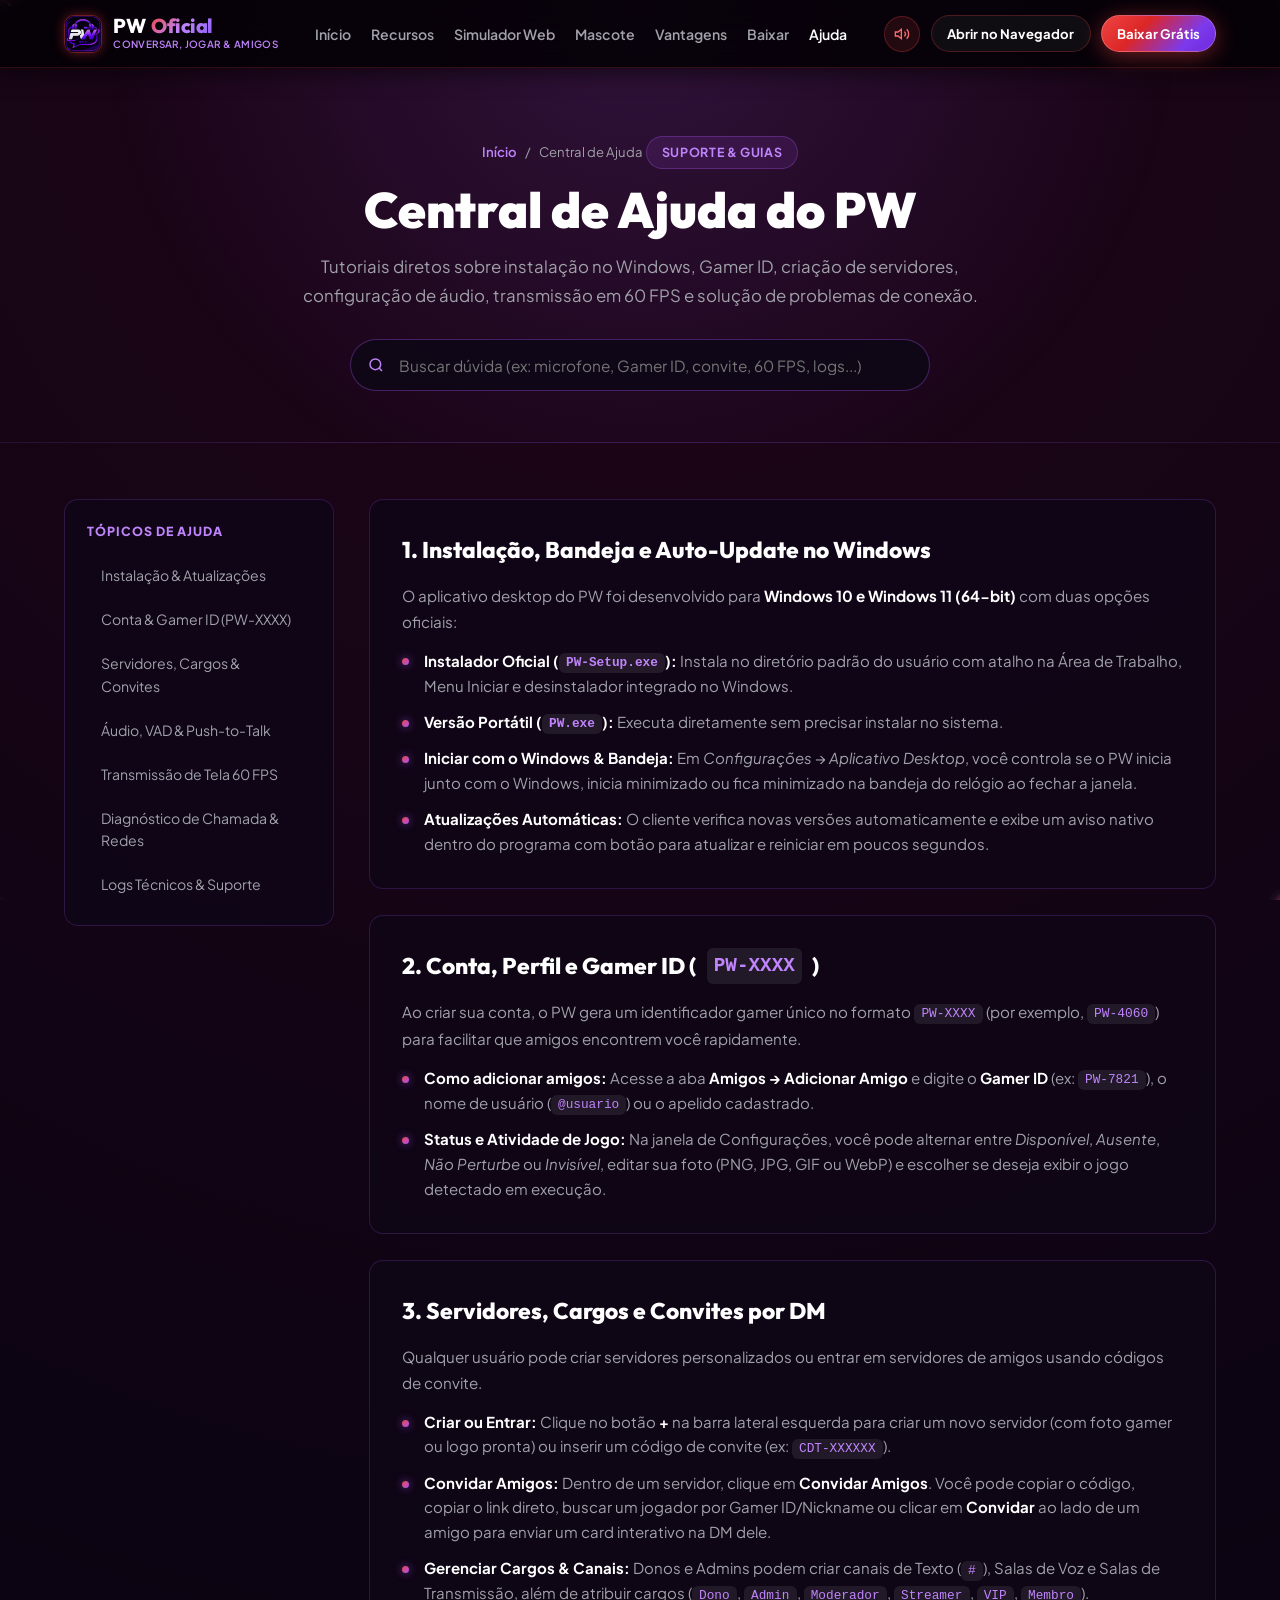
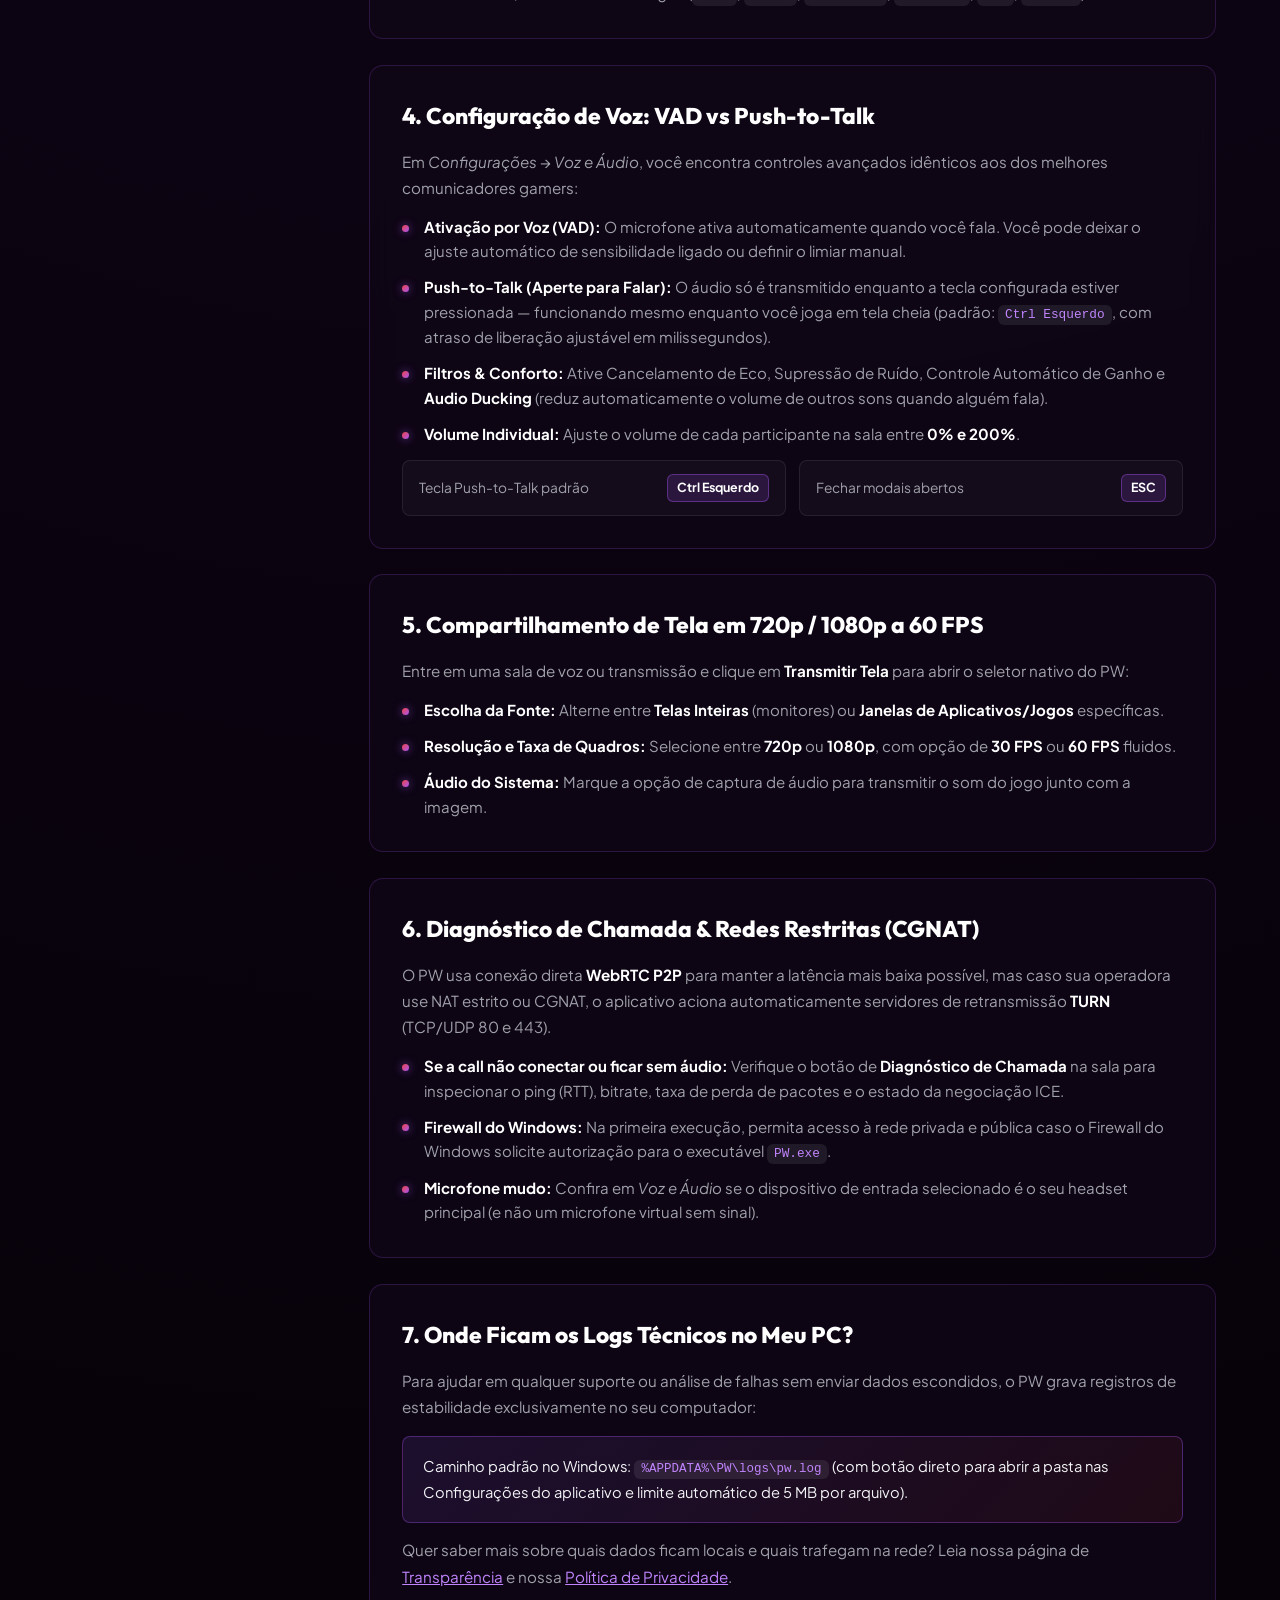
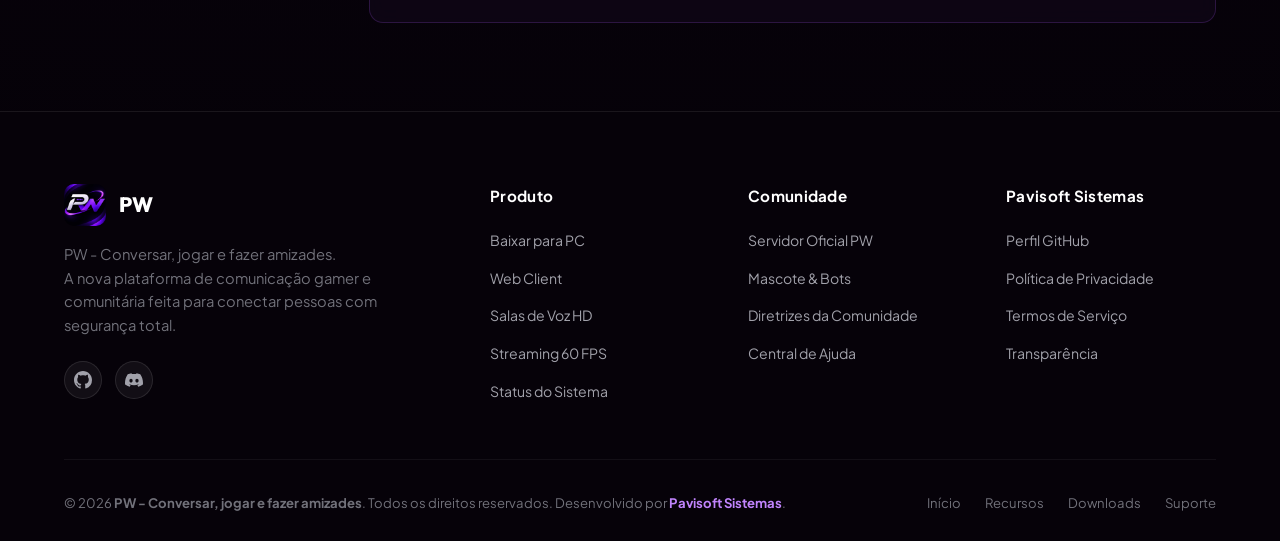
<file: ajuda.html>
<!DOCTYPE html>
<html lang="pt-BR">
<head>
  <meta charset="UTF-8">
  <meta name="viewport" content="width=device-width, initial-scale=1.0">
  <title>Central de Ajuda | PW - Conversar, jogar e fazer amizades</title>
  <meta name="description" content="Guias práticos e solução de dúvidas do PW Desktop: instalação, Gamer ID, convites de servidor, áudio VAD/Push-to-Talk, streaming 60 FPS e logs.">
  <meta name="author" content="Pavisoft Sistemas">
  <meta name="theme-color" content="#040106">

  <link rel="icon" type="image/x-icon" href="favicon.ico">
  <link rel="icon" type="image/png" href="assets/images/favicon.png">

  <link rel="preconnect" href="https://fonts.googleapis.com">
  <link rel="preconnect" href="https://fonts.gstatic.com" crossorigin>
  <link href="https://fonts.googleapis.com/css2?family=Outfit:wght@400;600;700;800;900&family=Plus+Jakarta+Sans:wght@400;500;600;700;800&display=swap" rel="stylesheet">
  <link rel="stylesheet" href="assets/css/style.css">
</head>
<body>
  <canvas id="starsCanvas"></canvas>

  <header class="site-header">
    <div class="container nav-container">
      <a href="index.html" class="brand">
        <img src="assets/images/logo-app.jpg" alt="Logo PW" class="brand-logo-img">
        <div class="brand-text">
          <span class="brand-title">PW <span class="gradient-text-purple">Oficial</span></span>
          <span class="brand-tag">Conversar, Jogar &amp; Amigos</span>
        </div>
      </a>

      <ul class="nav-menu" id="navMenu">
        <li><a href="index.html#inicio" class="nav-link">Início</a></li>
        <li><a href="index.html#recursos" class="nav-link">Recursos</a></li>
        <li><a href="index.html#demo" class="nav-link">Simulador Web</a></li>
        <li><a href="index.html#mascote" class="nav-link">Mascote</a></li>
        <li><a href="index.html#vantagens" class="nav-link">Vantagens</a></li>
        <li><a href="index.html#baixar" class="nav-link">Baixar</a></li>
        <li><a href="ajuda.html" class="nav-link active">Ajuda</a></li>
      </ul>

      <div class="nav-actions">
        <button id="soundToggleBtn" class="sound-toggle-btn" title="Som: Ativo (Clique para silenciar)" aria-label="Alternar Efeitos Sonoros">
          <svg class="pw-icon pw-icon-sm" viewBox="0 0 24 24" fill="none" stroke="currentColor" stroke-width="2"><polygon points="11 5 6 9 2 9 2 15 6 15 11 19 11 5"></polygon><path d="M19.07 4.93a10 10 0 0 1 0 14.14M15.54 8.46a5 5 0 0 1 0 7.07"></path></svg>
        </button>
        <a href="index.html#demo" class="btn btn-secondary btn-sm btn-open-web">Abrir no Navegador</a>
        <a href="index.html#baixar" class="btn btn-primary btn-sm btn-glow">Baixar Grátis</a>
        <button class="mobile-toggle" id="mobileToggle" aria-label="Abrir Menu">
          <span></span><span></span><span></span>
        </button>
      </div>
    </div>
  </header>

  <section class="subpage-hero">
    <div class="container">
      <div class="subpage-breadcrumb">
        <a href="index.html">Início</a>
        <span>/</span>
        <span>Central de Ajuda</span>
      </div>
      <div class="section-pill">SUPORTE &amp; GUIAS</div>
      <h1 class="subpage-title">Central de Ajuda do PW</h1>
      <p class="subpage-subtitle">
        Tutoriais diretos sobre instalação no Windows, Gamer ID, criação de servidores, configuração de áudio, transmissão em 60 FPS e solução de problemas de conexão.
      </p>

      <div class="help-search-wrap">
        <svg class="help-search-icon pw-icon-sm" width="18" height="18" viewBox="0 0 24 24" fill="none" stroke="currentColor" stroke-width="2.2"><circle cx="11" cy="11" r="8"></circle><line x1="21" y1="21" x2="16.65" y2="16.65"></line></svg>
        <input type="text" id="helpSearchInput" class="help-search-input" placeholder="Buscar dúvida (ex: microfone, Gamer ID, convite, 60 FPS, logs...)" aria-label="Buscar na Central de Ajuda">
      </div>
    </div>
  </section>

  <main class="subpage-content">
    <div class="container doc-layout">
      <aside class="doc-sidebar">
        <div class="doc-sidebar-title">Tópicos de Ajuda</div>
        <ul class="doc-nav-list">
          <li><a href="#instalacao">Instalação &amp; Atualizações</a></li>
          <li><a href="#gamerid">Conta &amp; Gamer ID (PW-XXXX)</a></li>
          <li><a href="#servidores">Servidores, Cargos &amp; Convites</a></li>
          <li><a href="#voz">Áudio, VAD &amp; Push-to-Talk</a></li>
          <li><a href="#transmissao">Transmissão de Tela 60 FPS</a></li>
          <li><a href="#redes">Diagnóstico de Chamada &amp; Redes</a></li>
          <li><a href="#logs">Logs Técnicos &amp; Suporte</a></li>
        </ul>
      </aside>

      <div class="doc-main">
        <div id="helpEmptyState" class="doc-card" style="display: none; text-align: center;">
          <h2>Nenhum tópico encontrado</h2>
          <p>Tente buscar por outro termo como <strong>microfone</strong>, <strong>convite</strong>, <strong>portátil</strong>, <strong>60 FPS</strong> ou <strong>logs</strong>.</p>
        </div>

        <article class="doc-card help-topic-card" id="instalacao">
          <h2>1. Instalação, Bandeja e Auto-Update no Windows</h2>
          <p>
            O aplicativo desktop do PW foi desenvolvido para <strong>Windows 10 e Windows 11 (64-bit)</strong> com duas opções oficiais:
          </p>
          <ul class="doc-list">
            <li><strong>Instalador Oficial (<code class="doc-code-inline">PW-Setup.exe</code>):</strong> Instala no diretório padrão do usuário com atalho na Área de Trabalho, Menu Iniciar e desinstalador integrado no Windows.</li>
            <li><strong>Versão Portátil (<code class="doc-code-inline">PW.exe</code>):</strong> Executa diretamente sem precisar instalar no sistema.</li>
            <li><strong>Iniciar com o Windows &amp; Bandeja:</strong> Em <em>Configurações &rarr; Aplicativo Desktop</em>, você controla se o PW inicia junto com o Windows, inicia minimizado ou fica minimizado na bandeja do relógio ao fechar a janela.</li>
            <li><strong>Atualizações Automáticas:</strong> O cliente verifica novas versões automaticamente e exibe um aviso nativo dentro do programa com botão para atualizar e reiniciar em poucos segundos.</li>
          </ul>
        </article>

        <article class="doc-card help-topic-card" id="gamerid">
          <h2>2. Conta, Perfil e Gamer ID (<code class="doc-code-inline">PW-XXXX</code>)</h2>
          <p>
            Ao criar sua conta, o PW gera um identificador gamer único no formato <code class="doc-code-inline">PW-XXXX</code> (por exemplo, <code class="doc-code-inline">PW-4060</code>) para facilitar que amigos encontrem você rapidamente.
          </p>
          <ul class="doc-list">
            <li><strong>Como adicionar amigos:</strong> Acesse a aba <strong>Amigos &rarr; Adicionar Amigo</strong> e digite o <strong>Gamer ID</strong> (ex: <code class="doc-code-inline">PW-7821</code>), o nome de usuário (<code class="doc-code-inline">@usuario</code>) ou o apelido cadastrado.</li>
            <li><strong>Status e Atividade de Jogo:</strong> Na janela de Configurações, você pode alternar entre <em>Disponível</em>, <em>Ausente</em>, <em>Não Perturbe</em> ou <em>Invisível</em>, editar sua foto (PNG, JPG, GIF ou WebP) e escolher se deseja exibir o jogo detectado em execução.</li>
          </ul>
        </article>

        <article class="doc-card help-topic-card" id="servidores">
          <h2>3. Servidores, Cargos e Convites por DM</h2>
          <p>
            Qualquer usuário pode criar servidores personalizados ou entrar em servidores de amigos usando códigos de convite.
          </p>
          <ul class="doc-list">
            <li><strong>Criar ou Entrar:</strong> Clique no botão <strong>+</strong> na barra lateral esquerda para criar um novo servidor (com foto gamer ou logo pronta) ou inserir um código de convite (ex: <code class="doc-code-inline">CDT-XXXXXX</code>).</li>
            <li><strong>Convidar Amigos:</strong> Dentro de um servidor, clique em <strong>Convidar Amigos</strong>. Você pode copiar o código, copiar o link direto, buscar um jogador por Gamer ID/Nickname ou clicar em <strong>Convidar</strong> ao lado de um amigo para enviar um card interativo na DM dele.</li>
            <li><strong>Gerenciar Cargos &amp; Canais:</strong> Donos e Admins podem criar canais de Texto (<code class="doc-code-inline">#</code>), Salas de Voz e Salas de Transmissão, além de atribuir cargos (<code class="doc-code-inline">Dono</code>, <code class="doc-code-inline">Admin</code>, <code class="doc-code-inline">Moderador</code>, <code class="doc-code-inline">Streamer</code>, <code class="doc-code-inline">VIP</code>, <code class="doc-code-inline">Membro</code>).</li>
          </ul>
        </article>

        <article class="doc-card help-topic-card" id="voz">
          <h2>4. Configuração de Voz: VAD vs Push-to-Talk</h2>
          <p>
            Em <em>Configurações &rarr; Voz e Áudio</em>, você encontra controles avançados idênticos aos dos melhores comunicadores gamers:
          </p>
          <ul class="doc-list">
            <li><strong>Ativação por Voz (VAD):</strong> O microfone ativa automaticamente quando você fala. Você pode deixar o ajuste automático de sensibilidade ligado ou definir o limiar manual.</li>
            <li><strong>Push-to-Talk (Aperte para Falar):</strong> O áudio só é transmitido enquanto a tecla configurada estiver pressionada — funcionando mesmo enquanto você joga em tela cheia (padrão: <code class="doc-code-inline">Ctrl Esquerdo</code>, com atraso de liberação ajustável em milissegundos).</li>
            <li><strong>Filtros &amp; Conforto:</strong> Ative Cancelamento de Eco, Supressão de Ruído, Controle Automático de Ganho e <strong>Audio Ducking</strong> (reduz automaticamente o volume de outros sons quando alguém fala).</li>
            <li><strong>Volume Individual:</strong> Ajuste o volume de cada participante na sala entre <strong>0% e 200%</strong>.</li>
          </ul>
          <div class="shortcut-grid">
            <div class="shortcut-item"><span>Tecla Push-to-Talk padrão</span><span class="kbd-key">Ctrl Esquerdo</span></div>
            <div class="shortcut-item"><span>Fechar modais abertos</span><span class="kbd-key">ESC</span></div>
          </div>
        </article>

        <article class="doc-card help-topic-card" id="transmissao">
          <h2>5. Compartilhamento de Tela em 720p / 1080p a 60 FPS</h2>
          <p>
            Entre em uma sala de voz ou transmissão e clique em <strong>Transmitir Tela</strong> para abrir o seletor nativo do PW:
          </p>
          <ul class="doc-list">
            <li><strong>Escolha da Fonte:</strong> Alterne entre <strong>Telas Inteiras</strong> (monitores) ou <strong>Janelas de Aplicativos/Jogos</strong> específicas.</li>
            <li><strong>Resolução e Taxa de Quadros:</strong> Selecione entre <strong>720p</strong> ou <strong>1080p</strong>, com opção de <strong>30 FPS</strong> ou <strong>60 FPS</strong> fluidos.</li>
            <li><strong>Áudio do Sistema:</strong> Marque a opção de captura de áudio para transmitir o som do jogo junto com a imagem.</li>
          </ul>
        </article>

        <article class="doc-card help-topic-card" id="redes">
          <h2>6. Diagnóstico de Chamada &amp; Redes Restritas (CGNAT)</h2>
          <p>
            O PW usa conexão direta <strong>WebRTC P2P</strong> para manter a latência mais baixa possível, mas caso sua operadora use NAT estrito ou CGNAT, o aplicativo aciona automaticamente servidores de retransmissão <strong>TURN</strong> (TCP/UDP 80 e 443).
          </p>
          <ul class="doc-list">
            <li><strong>Se a call não conectar ou ficar sem áudio:</strong> Verifique o botão de <strong>Diagnóstico de Chamada</strong> na sala para inspecionar o ping (RTT), bitrate, taxa de perda de pacotes e o estado da negociação ICE.</li>
            <li><strong>Firewall do Windows:</strong> Na primeira execução, permita acesso à rede privada e pública caso o Firewall do Windows solicite autorização para o executável <code class="doc-code-inline">PW.exe</code>.</li>
            <li><strong>Microfone mudo:</strong> Confira em <em>Voz e Áudio</em> se o dispositivo de entrada selecionado é o seu headset principal (e não um microfone virtual sem sinal).</li>
          </ul>
        </article>

        <article class="doc-card help-topic-card" id="logs">
          <h2>7. Onde Ficam os Logs Técnicos no Meu PC?</h2>
          <p>
            Para ajudar em qualquer suporte ou análise de falhas sem enviar dados escondidos, o PW grava registros de estabilidade exclusivamente no seu computador:
          </p>
          <div class="doc-highlight-box">
            Caminho padrão no Windows: <code class="doc-code-inline">%APPDATA%\PW\logs\pw.log</code> (com botão direto para abrir a pasta nas Configurações do aplicativo e limite automático de 5 MB por arquivo).
          </div>
          <p style="margin-top: 0.9rem;">
            Quer saber mais sobre quais dados ficam locais e quais trafegam na rede? Leia nossa página de <a href="transparencia.html" style="color: var(--pw-purple-light); text-decoration: underline;">Transparência</a> e nossa <a href="privacidade.html" style="color: var(--pw-purple-light); text-decoration: underline;">Política de Privacidade</a>.
          </p>
        </article>
      </div>
    </div>
  </main>

  <footer class="site-footer">
    <div class="container">
      <div class="footer-grid">
        <div class="footer-brand-col">
          <div class="footer-logo">
            <img src="assets/images/logo-pw.jpg" alt="Logo PW Oficial">
            <span class="footer-logo-title">PW</span>
          </div>
          <p class="footer-desc">
            PW - Conversar, jogar e fazer amizades.<br>
            A nova plataforma de comunicação gamer e comunitária feita para conectar pessoas com segurança total.
          </p>
          <div class="footer-socials">
            <a href="https://github.com/COprivacy/PW-site-oficial" target="_blank" rel="noopener noreferrer" class="social-btn" title="GitHub Oficial COprivacy">
              <svg width="18" height="18" viewBox="0 0 24 24" fill="currentColor"><path d="M12 0C5.37 0 0 5.37 0 12c0 5.31 3.435 9.795 8.205 11.385.6.105.825-.255.825-.57 0-.285-.015-1.23-.015-2.235-3.015.555-3.795-.735-4.035-1.41-.135-.345-.72-1.41-1.23-1.695-.42-.225-1.02-.78-.015-.795.945-.015 1.62.87 1.845 1.23 1.08 1.815 2.805 1.305 3.495.99.105-.78.42-1.305.765-1.605-2.67-.3-5.46-1.335-5.46-5.925 0-1.305.465-2.385 1.23-3.225-.12-.3-.54-1.53.12-3.18 0 0 1.005-.315 3.3 1.23.96-.27 1.98-.405 3-.405s2.04.135 3 .405c2.295-1.56 3.3-1.23 3.3-1.23.66 1.65.24 2.88.12 3.18.765.84 1.23 1.905 1.23 3.225 0 4.605-2.805 5.625-5.475 5.925.435.375.81 1.095.81 2.22 0 1.605-.015 2.895-.015 3.3 0 .315.225.69.825.57A12.02 12.02 0 0024 12c0-6.63-5.37-12-12-12z"/></svg>
            </a>
            <a href="index.html#demo" class="social-btn" title="Servidor Oficial PW">
              <svg width="18" height="18" viewBox="0 0 24 24" fill="currentColor"><path d="M20.317 4.37a19.791 19.791 0 0 0-4.885-1.515.074.074 0 0 0-.079.037c-.21.375-.444.864-.608 1.25a18.27 18.27 0 0 0-5.487 0 12.64 12.64 0 0 0-.617-1.25.077.077 0 0 0-.079-.037A19.736 19.736 0 0 0 3.677 4.37a.07.07 0 0 0-.032.027C.533 9.046-.32 13.58.099 18.057a.082.082 0 0 0 .031.057 19.9 19.9 0 0 0 5.993 3.03.078.078 0 0 0 .084-.028c.462-.63.874-1.295 1.226-1.994.021-.041.001-.09-.041-.106a13.107 13.107 0 0 1-1.872-.892.077.077 0 0 1-.008-.128 10.2 10.2 0 0 0 .372-.292.074.074 0 0 1 .077-.01c3.929 1.793 8.18 1.793 12.061 0a.074.074 0 0 1 .078.01c.12.098.246.198.373.292a.077.077 0 0 1-.006.127 12.299 12.299 0 0 1-1.873.893.077.077 0 0 0-.041.107c.36.698.772 1.362 1.225 1.993a.076.076 0 0 0 .084.028 19.839 19.839 0 0 0 6.002-3.03.077.077 0 0 0 .032-.054c.5-5.177-.838-9.674-3.549-13.66a.061.061 0 0 0-.031-.028zM8.02 15.33c-1.183 0-2.157-1.085-2.157-2.419 0-1.333.956-2.419 2.157-2.419 1.21 0 2.176 1.096 2.157 2.42 0 1.333-.956 2.418-2.157 2.418zm7.975 0c-1.183 0-2.157-1.085-2.157-2.419 0-1.333.955-2.419 2.157-2.419 1.21 0 2.176 1.096 2.157 2.42 0 1.333-.946 2.418-2.157 2.418z"/></svg>
            </a>
          </div>
        </div>

        <div>
          <h4 class="footer-col-title">Produto</h4>
          <ul class="footer-links">
            <li><a href="index.html#baixar">Baixar para PC</a></li>
            <li><a href="index.html#demo">Web Client</a></li>
            <li><a href="index.html#recursos">Salas de Voz HD</a></li>
            <li><a href="index.html#recursos">Streaming 60 FPS</a></li>
            <li><a href="status.html">Status do Sistema</a></li>
          </ul>
        </div>

        <div>
          <h4 class="footer-col-title">Comunidade</h4>
          <ul class="footer-links">
            <li><a href="index.html#demo">Servidor Oficial PW</a></li>
            <li><a href="index.html#mascote">Mascote &amp; Bots</a></li>
            <li><a href="diretrizes.html">Diretrizes da Comunidade</a></li>
            <li><a href="ajuda.html">Central de Ajuda</a></li>
          </ul>
        </div>

        <div>
          <h4 class="footer-col-title">Pavisoft Sistemas</h4>
          <ul class="footer-links">
            <li><a href="https://github.com/COprivacy" target="_blank" rel="noopener noreferrer">Perfil GitHub</a></li>
            <li><a href="privacidade.html">Política de Privacidade</a></li>
            <li><a href="termos.html">Termos de Serviço</a></li>
            <li><a href="transparencia.html">Transparência</a></li>
          </ul>
        </div>
      </div>

      <div class="footer-bottom">
        <div>
          © 2026 <strong>PW - Conversar, jogar e fazer amizades</strong>. Todos os direitos reservados. Desenvolvido por <strong style="color: var(--pw-purple-light); font-weight: 700;">Pavisoft Sistemas</strong>.
        </div>
        <div class="footer-bottom-links">
          <a href="index.html#inicio">Início</a>
          <a href="index.html#recursos">Recursos</a>
          <a href="index.html#baixar">Downloads</a>
          <a href="ajuda.html">Suporte</a>
        </div>
      </div>
    </div>
  </footer>

  <script src="assets/js/main.js"></script>
</body>
</html>
</file>
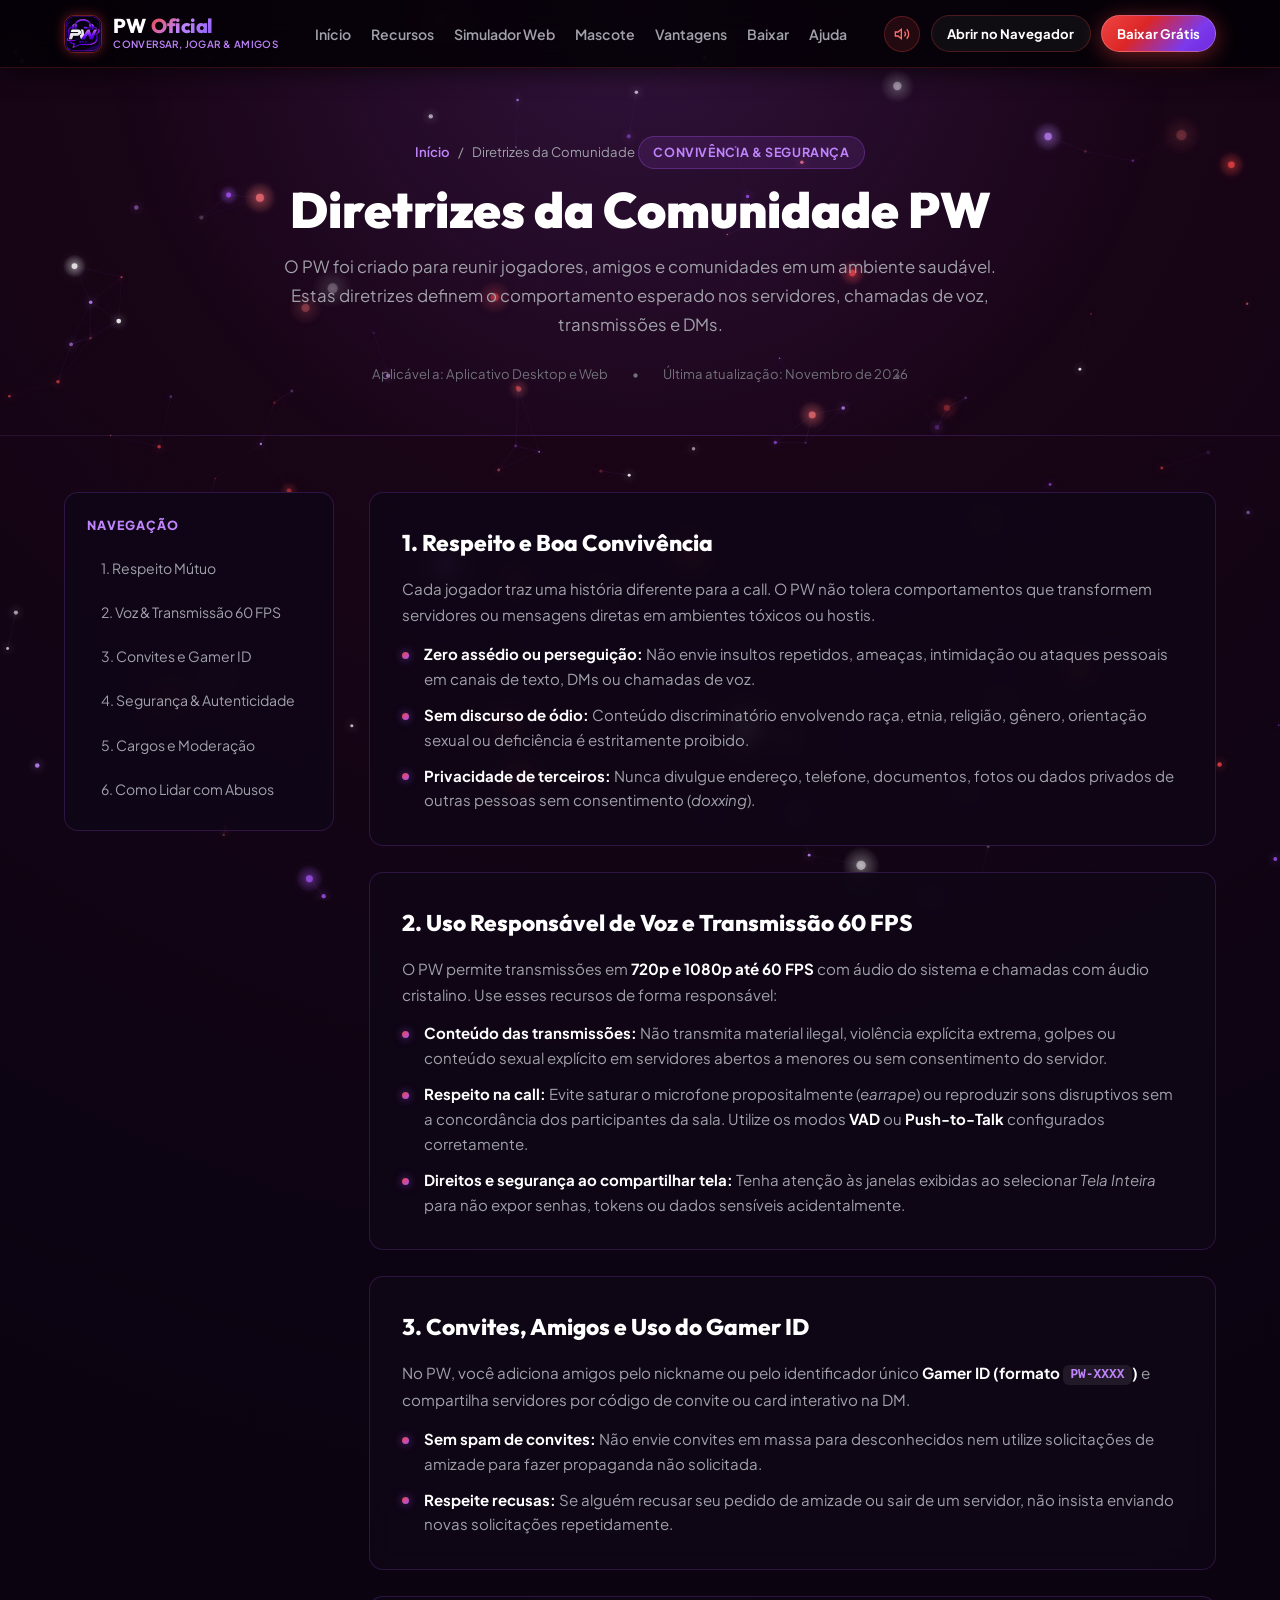
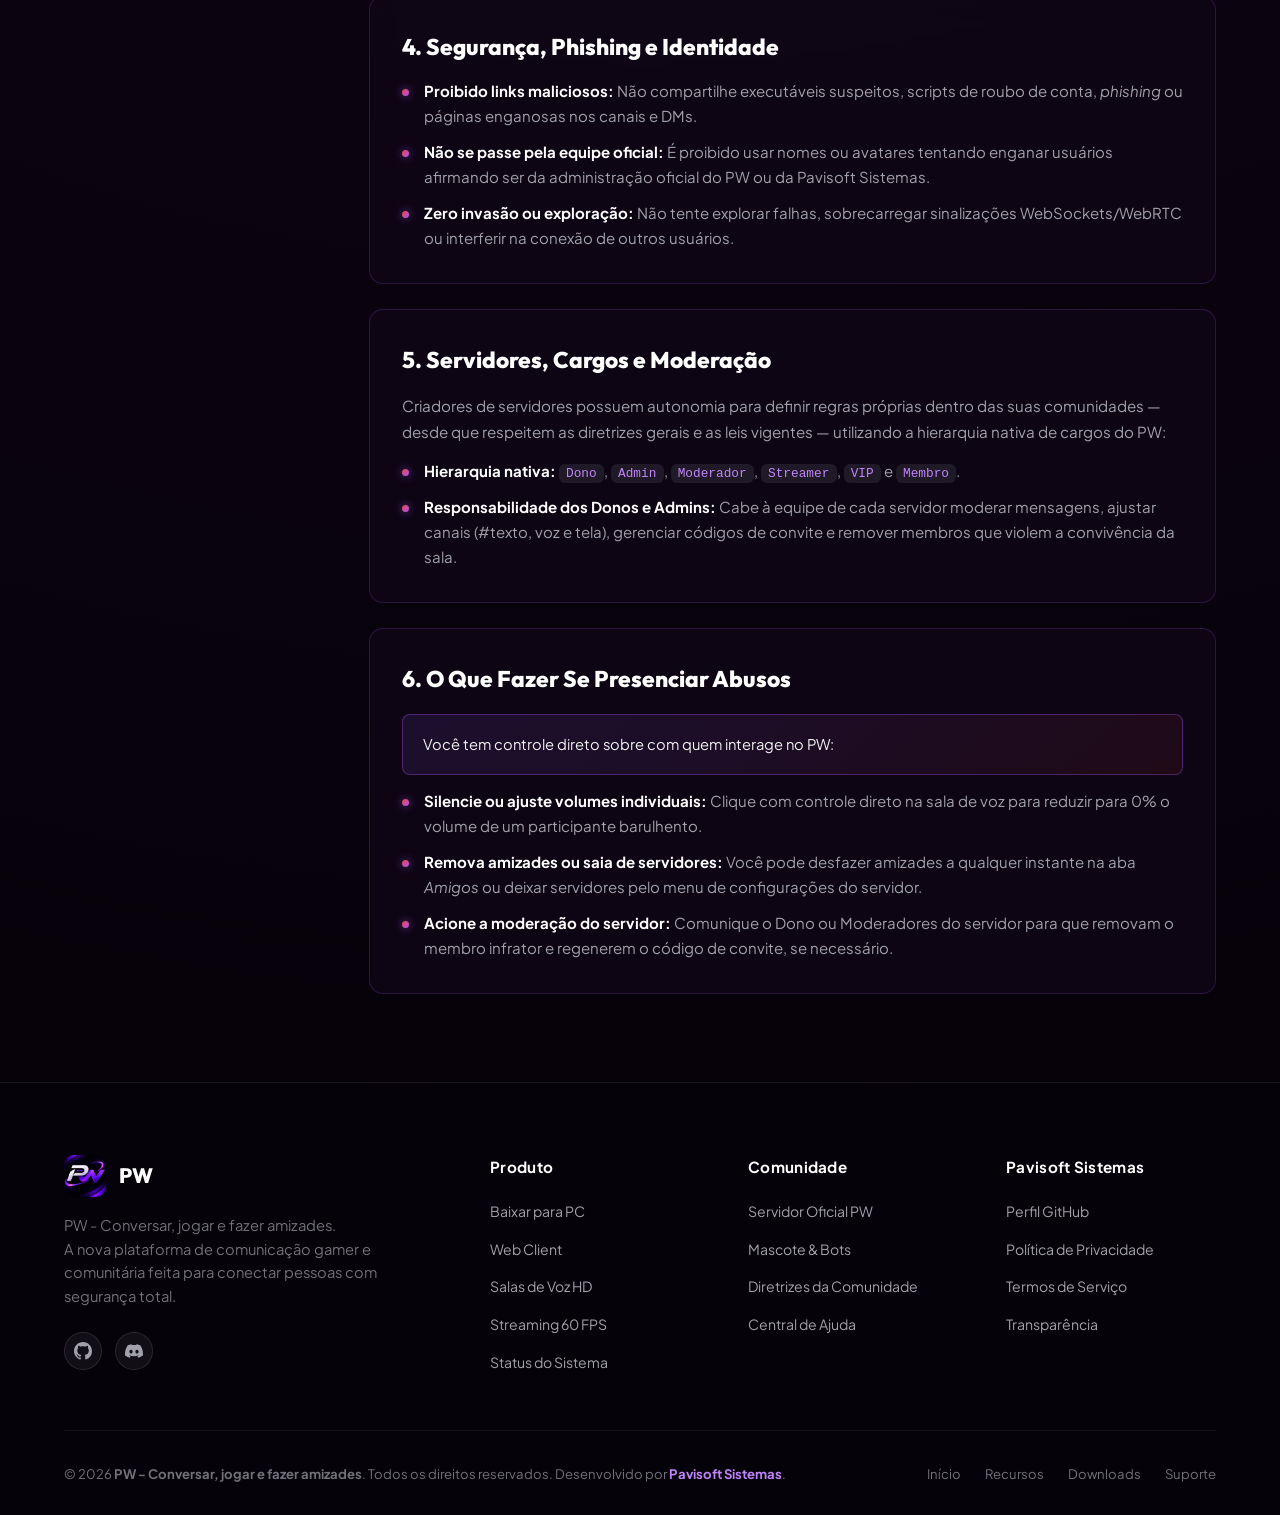
<file: diretrizes.html>
<!DOCTYPE html>
<html lang="pt-BR">
<head>
  <meta charset="UTF-8">
  <meta name="viewport" content="width=device-width, initial-scale=1.0">
  <title>Diretrizes da Comunidade | PW - Conversar, jogar e fazer amizades</title>
  <meta name="description" content="Regras de convivência, respeito e uso responsável de voz, transmissão 60 FPS, servidores e convites no PW.">
  <meta name="author" content="Pavisoft Sistemas">
  <meta name="theme-color" content="#040106">

  <link rel="icon" type="image/x-icon" href="favicon.ico">
  <link rel="icon" type="image/png" href="assets/images/favicon.png">

  <link rel="preconnect" href="https://fonts.googleapis.com">
  <link rel="preconnect" href="https://fonts.gstatic.com" crossorigin>
  <link href="https://fonts.googleapis.com/css2?family=Outfit:wght@400;600;700;800;900&family=Plus+Jakarta+Sans:wght@400;500;600;700;800&display=swap" rel="stylesheet">
  <link rel="stylesheet" href="assets/css/style.css">
</head>
<body>
  <canvas id="starsCanvas"></canvas>

  <header class="site-header">
    <div class="container nav-container">
      <a href="index.html" class="brand">
        <img src="assets/images/logo-app.jpg" alt="Logo PW" class="brand-logo-img">
        <div class="brand-text">
          <span class="brand-title">PW <span class="gradient-text-purple">Oficial</span></span>
          <span class="brand-tag">Conversar, Jogar &amp; Amigos</span>
        </div>
      </a>

      <ul class="nav-menu" id="navMenu">
        <li><a href="index.html#inicio" class="nav-link">Início</a></li>
        <li><a href="index.html#recursos" class="nav-link">Recursos</a></li>
        <li><a href="index.html#demo" class="nav-link">Simulador Web</a></li>
        <li><a href="index.html#mascote" class="nav-link">Mascote</a></li>
        <li><a href="index.html#vantagens" class="nav-link">Vantagens</a></li>
        <li><a href="index.html#baixar" class="nav-link">Baixar</a></li>
        <li><a href="ajuda.html" class="nav-link">Ajuda</a></li>
      </ul>

      <div class="nav-actions">
        <button id="soundToggleBtn" class="sound-toggle-btn" title="Som: Ativo (Clique para silenciar)" aria-label="Alternar Efeitos Sonoros">
          <svg class="pw-icon pw-icon-sm" viewBox="0 0 24 24" fill="none" stroke="currentColor" stroke-width="2"><polygon points="11 5 6 9 2 9 2 15 6 15 11 19 11 5"></polygon><path d="M19.07 4.93a10 10 0 0 1 0 14.14M15.54 8.46a5 5 0 0 1 0 7.07"></path></svg>
        </button>
        <a href="index.html#demo" class="btn btn-secondary btn-sm btn-open-web">Abrir no Navegador</a>
        <a href="index.html#baixar" class="btn btn-primary btn-sm btn-glow">Baixar Grátis</a>
        <button class="mobile-toggle" id="mobileToggle" aria-label="Abrir Menu">
          <span></span><span></span><span></span>
        </button>
      </div>
    </div>
  </header>

  <section class="subpage-hero">
    <div class="container">
      <div class="subpage-breadcrumb">
        <a href="index.html">Início</a>
        <span>/</span>
        <span>Diretrizes da Comunidade</span>
      </div>
      <div class="section-pill">CONVIVÊNCIA &amp; SEGURANÇA</div>
      <h1 class="subpage-title">Diretrizes da Comunidade PW</h1>
      <p class="subpage-subtitle">
        O PW foi criado para reunir jogadores, amigos e comunidades em um ambiente saudável. Estas diretrizes definem o comportamento esperado nos servidores, chamadas de voz, transmissões e DMs.
      </p>
      <div class="subpage-meta-bar">
        <span>Aplicável a: Aplicativo Desktop e Web</span>
        <span>•</span>
        <span>Última atualização: Novembro de 2026</span>
      </div>
    </div>
  </section>

  <main class="subpage-content">
    <div class="container doc-layout">
      <aside class="doc-sidebar">
        <div class="doc-sidebar-title">Navegação</div>
        <ul class="doc-nav-list">
          <li><a href="#respeito">1. Respeito Mútuo</a></li>
          <li><a href="#voz-stream">2. Voz &amp; Transmissão 60 FPS</a></li>
          <li><a href="#convites-ids">3. Convites e Gamer ID</a></li>
          <li><a href="#seguranca">4. Segurança &amp; Autenticidade</a></li>
          <li><a href="#administracao">5. Cargos e Moderação</a></li>
          <li><a href="#como-agir">6. Como Lidar com Abusos</a></li>
        </ul>
      </aside>

      <div class="doc-main">
        <article class="doc-card" id="respeito">
          <h2>1. Respeito e Boa Convivência</h2>
          <p>
            Cada jogador traz uma história diferente para a call. O PW não tolera comportamentos que transformem servidores ou mensagens diretas em ambientes tóxicos ou hostis.
          </p>
          <ul class="doc-list">
            <li><strong>Zero assédio ou perseguição:</strong> Não envie insultos repetidos, ameaças, intimidação ou ataques pessoais em canais de texto, DMs ou chamadas de voz.</li>
            <li><strong>Sem discurso de ódio:</strong> Conteúdo discriminatório envolvendo raça, etnia, religião, gênero, orientação sexual ou deficiência é estritamente proibido.</li>
            <li><strong>Privacidade de terceiros:</strong> Nunca divulgue endereço, telefone, documentos, fotos ou dados privados de outras pessoas sem consentimento (<em>doxxing</em>).</li>
          </ul>
        </article>

        <article class="doc-card" id="voz-stream">
          <h2>2. Uso Responsável de Voz e Transmissão 60 FPS</h2>
          <p>
            O PW permite transmissões em <strong>720p e 1080p até 60 FPS</strong> com áudio do sistema e chamadas com áudio cristalino. Use esses recursos de forma responsável:
          </p>
          <ul class="doc-list">
            <li><strong>Conteúdo das transmissões:</strong> Não transmita material ilegal, violência explícita extrema, golpes ou conteúdo sexual explícito em servidores abertos a menores ou sem consentimento do servidor.</li>
            <li><strong>Respeito na call:</strong> Evite saturar o microfone propositalmente (<em>earrape</em>) ou reproduzir sons disruptivos sem a concordância dos participantes da sala. Utilize os modos <strong>VAD</strong> ou <strong>Push-to-Talk</strong> configurados corretamente.</li>
            <li><strong>Direitos e segurança ao compartilhar tela:</strong> Tenha atenção às janelas exibidas ao selecionar <em>Tela Inteira</em> para não expor senhas, tokens ou dados sensíveis acidentalmente.</li>
          </ul>
        </article>

        <article class="doc-card" id="convites-ids">
          <h2>3. Convites, Amigos e Uso do Gamer ID</h2>
          <p>
            No PW, você adiciona amigos pelo nickname ou pelo identificador único <strong>Gamer ID (formato <code class="doc-code-inline">PW-XXXX</code>)</strong> e compartilha servidores por código de convite ou card interativo na DM.
          </p>
          <ul class="doc-list">
            <li><strong>Sem spam de convites:</strong> Não envie convites em massa para desconhecidos nem utilize solicitações de amizade para fazer propaganda não solicitada.</li>
            <li><strong>Respeite recusas:</strong> Se alguém recusar seu pedido de amizade ou sair de um servidor, não insista enviando novas solicitações repetidamente.</li>
          </ul>
        </article>

        <article class="doc-card" id="seguranca">
          <h2>4. Segurança, Phishing e Identidade</h2>
          <ul class="doc-list">
            <li><strong>Proibido links maliciosos:</strong> Não compartilhe executáveis suspeitos, scripts de roubo de conta, <em>phishing</em> ou páginas enganosas nos canais e DMs.</li>
            <li><strong>Não se passe pela equipe oficial:</strong> É proibido usar nomes ou avatares tentando enganar usuários afirmando ser da administração oficial do PW ou da Pavisoft Sistemas.</li>
            <li><strong>Zero invasão ou exploração:</strong> Não tente explorar falhas, sobrecarregar sinalizações WebSockets/WebRTC ou interferir na conexão de outros usuários.</li>
          </ul>
        </article>

        <article class="doc-card" id="administracao">
          <h2>5. Servidores, Cargos e Moderação</h2>
          <p>
            Criadores de servidores possuem autonomia para definir regras próprias dentro das suas comunidades — desde que respeitem as diretrizes gerais e as leis vigentes — utilizando a hierarquia nativa de cargos do PW:
          </p>
          <ul class="doc-list">
            <li><strong>Hierarquia nativa:</strong> <code class="doc-code-inline">Dono</code>, <code class="doc-code-inline">Admin</code>, <code class="doc-code-inline">Moderador</code>, <code class="doc-code-inline">Streamer</code>, <code class="doc-code-inline">VIP</code> e <code class="doc-code-inline">Membro</code>.</li>
            <li><strong>Responsabilidade dos Donos e Admins:</strong> Cabe à equipe de cada servidor moderar mensagens, ajustar canais (#texto, voz e tela), gerenciar códigos de convite e remover membros que violem a convivência da sala.</li>
          </ul>
        </article>

        <article class="doc-card" id="como-agir">
          <h2>6. O Que Fazer Se Presenciar Abusos</h2>
          <div class="doc-highlight-box">
            Você tem controle direto sobre com quem interage no PW:
          </div>
          <ul class="doc-list" style="margin-top: 0.9rem;">
            <li><strong>Silencie ou ajuste volumes individuais:</strong> Clique com controle direto na sala de voz para reduzir para 0% o volume de um participante barulhento.</li>
            <li><strong>Remova amizades ou saia de servidores:</strong> Você pode desfazer amizades a qualquer instante na aba <em>Amigos</em> ou deixar servidores pelo menu de configurações do servidor.</li>
            <li><strong>Acione a moderação do servidor:</strong> Comunique o Dono ou Moderadores do servidor para que removam o membro infrator e regenerem o código de convite, se necessário.</li>
          </ul>
        </article>
      </div>
    </div>
  </main>

  <footer class="site-footer">
    <div class="container">
      <div class="footer-grid">
        <div class="footer-brand-col">
          <div class="footer-logo">
            <img src="assets/images/logo-pw.jpg" alt="Logo PW Oficial">
            <span class="footer-logo-title">PW</span>
          </div>
          <p class="footer-desc">
            PW - Conversar, jogar e fazer amizades.<br>
            A nova plataforma de comunicação gamer e comunitária feita para conectar pessoas com segurança total.
          </p>
          <div class="footer-socials">
            <a href="https://github.com/COprivacy/PW-site-oficial" target="_blank" rel="noopener noreferrer" class="social-btn" title="GitHub Oficial COprivacy">
              <svg width="18" height="18" viewBox="0 0 24 24" fill="currentColor"><path d="M12 0C5.37 0 0 5.37 0 12c0 5.31 3.435 9.795 8.205 11.385.6.105.825-.255.825-.57 0-.285-.015-1.23-.015-2.235-3.015.555-3.795-.735-4.035-1.41-.135-.345-.72-1.41-1.23-1.695-.42-.225-1.02-.78-.015-.795.945-.015 1.62.87 1.845 1.23 1.08 1.815 2.805 1.305 3.495.99.105-.78.42-1.305.765-1.605-2.67-.3-5.46-1.335-5.46-5.925 0-1.305.465-2.385 1.23-3.225-.12-.3-.54-1.53.12-3.18 0 0 1.005-.315 3.3 1.23.96-.27 1.98-.405 3-.405s2.04.135 3 .405c2.295-1.56 3.3-1.23 3.3-1.23.66 1.65.24 2.88.12 3.18.765.84 1.23 1.905 1.23 3.225 0 4.605-2.805 5.625-5.475 5.925.435.375.81 1.095.81 2.22 0 1.605-.015 2.895-.015 3.3 0 .315.225.69.825.57A12.02 12.02 0 0024 12c0-6.63-5.37-12-12-12z"/></svg>
            </a>
            <a href="index.html#demo" class="social-btn" title="Servidor Oficial PW">
              <svg width="18" height="18" viewBox="0 0 24 24" fill="currentColor"><path d="M20.317 4.37a19.791 19.791 0 0 0-4.885-1.515.074.074 0 0 0-.079.037c-.21.375-.444.864-.608 1.25a18.27 18.27 0 0 0-5.487 0 12.64 12.64 0 0 0-.617-1.25.077.077 0 0 0-.079-.037A19.736 19.736 0 0 0 3.677 4.37a.07.07 0 0 0-.032.027C.533 9.046-.32 13.58.099 18.057a.082.082 0 0 0 .031.057 19.9 19.9 0 0 0 5.993 3.03.078.078 0 0 0 .084-.028c.462-.63.874-1.295 1.226-1.994.021-.041.001-.09-.041-.106a13.107 13.107 0 0 1-1.872-.892.077.077 0 0 1-.008-.128 10.2 10.2 0 0 0 .372-.292.074.074 0 0 1 .077-.01c3.929 1.793 8.18 1.793 12.061 0a.074.074 0 0 1 .078.01c.12.098.246.198.373.292a.077.077 0 0 1-.006.127 12.299 12.299 0 0 1-1.873.893.077.077 0 0 0-.041.107c.36.698.772 1.362 1.225 1.993a.076.076 0 0 0 .084.028 19.839 19.839 0 0 0 6.002-3.03.077.077 0 0 0 .032-.054c.5-5.177-.838-9.674-3.549-13.66a.061.061 0 0 0-.031-.028zM8.02 15.33c-1.183 0-2.157-1.085-2.157-2.419 0-1.333.956-2.419 2.157-2.419 1.21 0 2.176 1.096 2.157 2.42 0 1.333-.956 2.418-2.157 2.418zm7.975 0c-1.183 0-2.157-1.085-2.157-2.419 0-1.333.955-2.419 2.157-2.419 1.21 0 2.176 1.096 2.157 2.42 0 1.333-.946 2.418-2.157 2.418z"/></svg>
            </a>
          </div>
        </div>

        <div>
          <h4 class="footer-col-title">Produto</h4>
          <ul class="footer-links">
            <li><a href="index.html#baixar">Baixar para PC</a></li>
            <li><a href="index.html#demo">Web Client</a></li>
            <li><a href="index.html#recursos">Salas de Voz HD</a></li>
            <li><a href="index.html#recursos">Streaming 60 FPS</a></li>
            <li><a href="status.html">Status do Sistema</a></li>
          </ul>
        </div>

        <div>
          <h4 class="footer-col-title">Comunidade</h4>
          <ul class="footer-links">
            <li><a href="index.html#demo">Servidor Oficial PW</a></li>
            <li><a href="index.html#mascote">Mascote &amp; Bots</a></li>
            <li><a href="diretrizes.html">Diretrizes da Comunidade</a></li>
            <li><a href="ajuda.html">Central de Ajuda</a></li>
          </ul>
        </div>

        <div>
          <h4 class="footer-col-title">Pavisoft Sistemas</h4>
          <ul class="footer-links">
            <li><a href="https://github.com/COprivacy" target="_blank" rel="noopener noreferrer">Perfil GitHub</a></li>
            <li><a href="privacidade.html">Política de Privacidade</a></li>
            <li><a href="termos.html">Termos de Serviço</a></li>
            <li><a href="transparencia.html">Transparência</a></li>
          </ul>
        </div>
      </div>

      <div class="footer-bottom">
        <div>
          © 2026 <strong>PW - Conversar, jogar e fazer amizades</strong>. Todos os direitos reservados. Desenvolvido por <strong style="color: var(--pw-purple-light); font-weight: 700;">Pavisoft Sistemas</strong>.
        </div>
        <div class="footer-bottom-links">
          <a href="index.html#inicio">Início</a>
          <a href="index.html#recursos">Recursos</a>
          <a href="index.html#baixar">Downloads</a>
          <a href="ajuda.html">Suporte</a>
        </div>
      </div>
    </div>
  </footer>

  <script src="assets/js/main.js"></script>
</body>
</html>
</file>
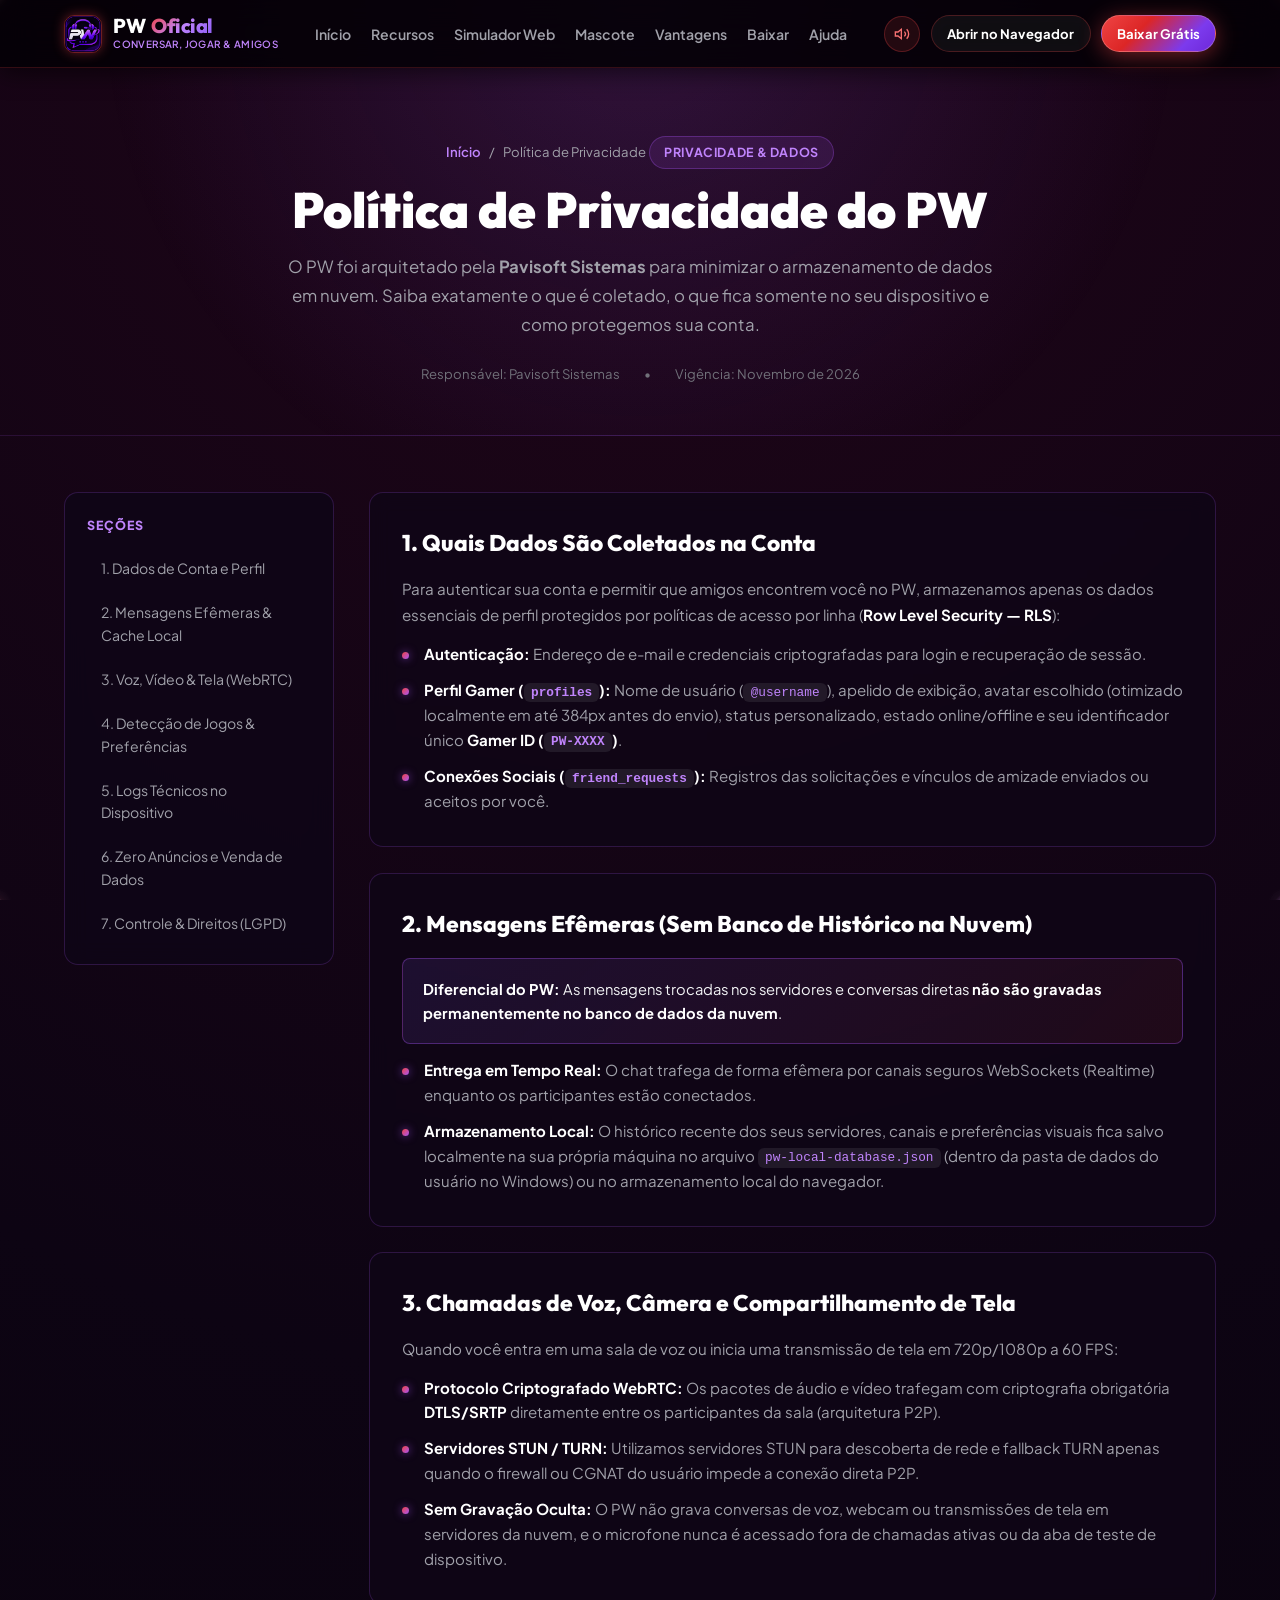
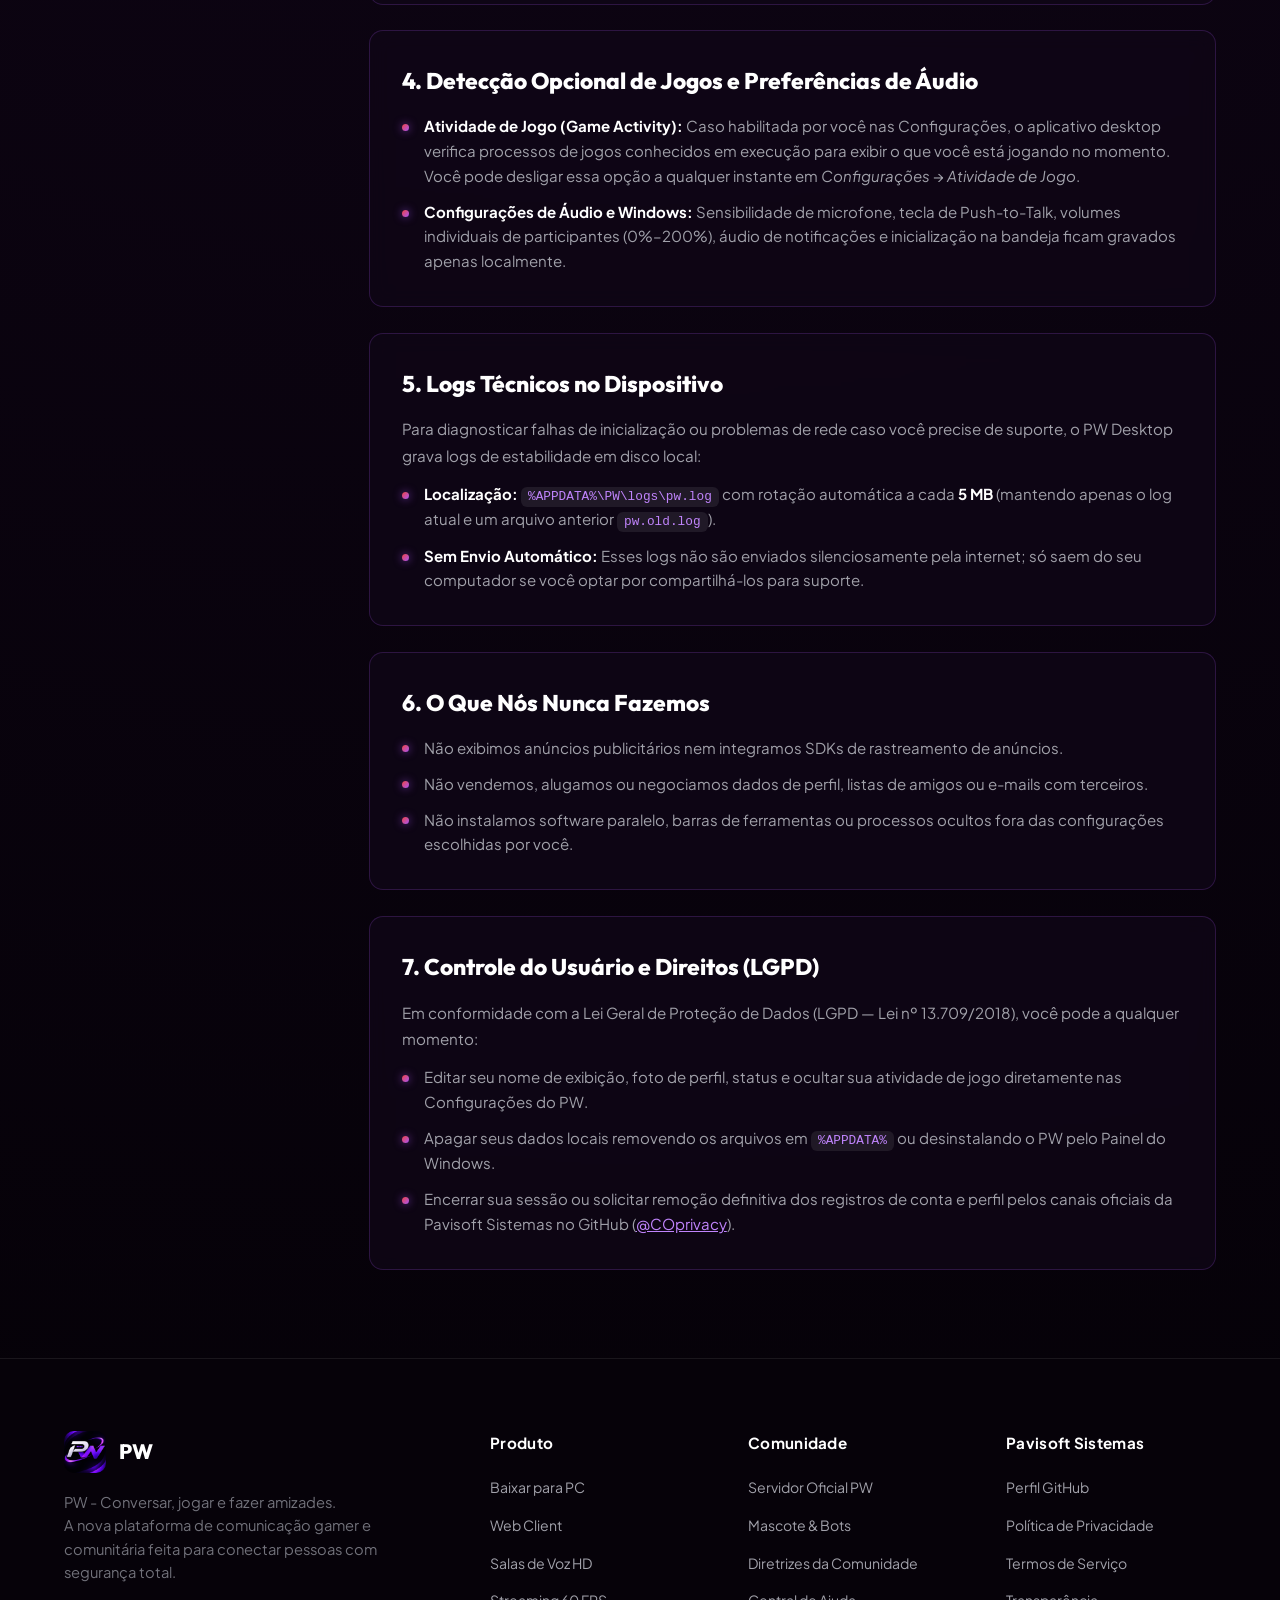
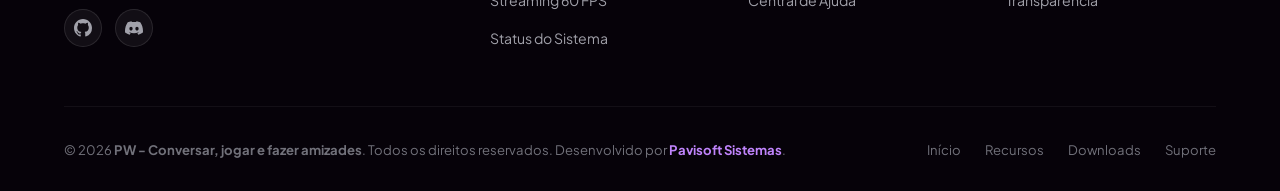
<file: privacidade.html>
<!DOCTYPE html>
<html lang="pt-BR">
<head>
  <meta charset="UTF-8">
  <meta name="viewport" content="width=device-width, initial-scale=1.0">
  <title>Política de Privacidade | PW - Conversar, jogar e fazer amizades</title>
  <meta name="description" content="Entenda como o PW protege sua privacidade: mensagens efêmeras em tempo real, chamadas WebRTC criptografadas, armazenamento local e zero venda de dados.">
  <meta name="author" content="Pavisoft Sistemas">
  <meta name="theme-color" content="#040106">

  <link rel="icon" type="image/x-icon" href="favicon.ico">
  <link rel="icon" type="image/png" href="assets/images/favicon.png">

  <link rel="preconnect" href="https://fonts.googleapis.com">
  <link rel="preconnect" href="https://fonts.gstatic.com" crossorigin>
  <link href="https://fonts.googleapis.com/css2?family=Outfit:wght@400;600;700;800;900&family=Plus+Jakarta+Sans:wght@400;500;600;700;800&display=swap" rel="stylesheet">
  <link rel="stylesheet" href="assets/css/style.css">
</head>
<body>
  <canvas id="starsCanvas"></canvas>

  <header class="site-header">
    <div class="container nav-container">
      <a href="index.html" class="brand">
        <img src="assets/images/logo-app.jpg" alt="Logo PW" class="brand-logo-img">
        <div class="brand-text">
          <span class="brand-title">PW <span class="gradient-text-purple">Oficial</span></span>
          <span class="brand-tag">Conversar, Jogar &amp; Amigos</span>
        </div>
      </a>

      <ul class="nav-menu" id="navMenu">
        <li><a href="index.html#inicio" class="nav-link">Início</a></li>
        <li><a href="index.html#recursos" class="nav-link">Recursos</a></li>
        <li><a href="index.html#demo" class="nav-link">Simulador Web</a></li>
        <li><a href="index.html#mascote" class="nav-link">Mascote</a></li>
        <li><a href="index.html#vantagens" class="nav-link">Vantagens</a></li>
        <li><a href="index.html#baixar" class="nav-link">Baixar</a></li>
        <li><a href="ajuda.html" class="nav-link">Ajuda</a></li>
      </ul>

      <div class="nav-actions">
        <button id="soundToggleBtn" class="sound-toggle-btn" title="Som: Ativo (Clique para silenciar)" aria-label="Alternar Efeitos Sonoros">
          <svg class="pw-icon pw-icon-sm" viewBox="0 0 24 24" fill="none" stroke="currentColor" stroke-width="2"><polygon points="11 5 6 9 2 9 2 15 6 15 11 19 11 5"></polygon><path d="M19.07 4.93a10 10 0 0 1 0 14.14M15.54 8.46a5 5 0 0 1 0 7.07"></path></svg>
        </button>
        <a href="index.html#demo" class="btn btn-secondary btn-sm btn-open-web">Abrir no Navegador</a>
        <a href="index.html#baixar" class="btn btn-primary btn-sm btn-glow">Baixar Grátis</a>
        <button class="mobile-toggle" id="mobileToggle" aria-label="Abrir Menu">
          <span></span><span></span><span></span>
        </button>
      </div>
    </div>
  </header>

  <section class="subpage-hero">
    <div class="container">
      <div class="subpage-breadcrumb">
        <a href="index.html">Início</a>
        <span>/</span>
        <span>Política de Privacidade</span>
      </div>
      <div class="section-pill">PRIVACIDADE &amp; DADOS</div>
      <h1 class="subpage-title">Política de Privacidade do PW</h1>
      <p class="subpage-subtitle">
        O PW foi arquitetado pela <strong>Pavisoft Sistemas</strong> para minimizar o armazenamento de dados em nuvem. Saiba exatamente o que é coletado, o que fica somente no seu dispositivo e como protegemos sua conta.
      </p>
      <div class="subpage-meta-bar">
        <span>Responsável: Pavisoft Sistemas</span>
        <span>•</span>
        <span>Vigência: Novembro de 2026</span>
      </div>
    </div>
  </section>

  <main class="subpage-content">
    <div class="container doc-layout">
      <aside class="doc-sidebar">
        <div class="doc-sidebar-title">Seções</div>
        <ul class="doc-nav-list">
          <li><a href="#dados-conta">1. Dados de Conta e Perfil</a></li>
          <li><a href="#mensagens-efemeras">2. Mensagens Efêmeras &amp; Cache Local</a></li>
          <li><a href="#chamadas-webrtc">3. Voz, Vídeo &amp; Tela (WebRTC)</a></li>
          <li><a href="#atividade-local">4. Detecção de Jogos &amp; Preferências</a></li>
          <li><a href="#logs-sistema">5. Logs Técnicos no Dispositivo</a></li>
          <li><a href="#nao-fazemos">6. Zero Anúncios e Venda de Dados</a></li>
          <li><a href="#direitos">7. Controle &amp; Direitos (LGPD)</a></li>
        </ul>
      </aside>

      <div class="doc-main">
        <article class="doc-card" id="dados-conta">
          <h2>1. Quais Dados São Coletados na Conta</h2>
          <p>
            Para autenticar sua conta e permitir que amigos encontrem você no PW, armazenamos apenas os dados essenciais de perfil protegidos por políticas de acesso por linha (<strong>Row Level Security — RLS</strong>):
          </p>
          <ul class="doc-list">
            <li><strong>Autenticação:</strong> Endereço de e-mail e credenciais criptografadas para login e recuperação de sessão.</li>
            <li><strong>Perfil Gamer (<code class="doc-code-inline">profiles</code>):</strong> Nome de usuário (<code class="doc-code-inline">@username</code>), apelido de exibição, avatar escolhido (otimizado localmente em até 384px antes do envio), status personalizado, estado online/offline e seu identificador único <strong>Gamer ID (<code class="doc-code-inline">PW-XXXX</code>)</strong>.</li>
            <li><strong>Conexões Sociais (<code class="doc-code-inline">friend_requests</code>):</strong> Registros das solicitações e vínculos de amizade enviados ou aceitos por você.</li>
          </ul>
        </article>

        <article class="doc-card" id="mensagens-efemeras">
          <h2>2. Mensagens Efêmeras (Sem Banco de Histórico na Nuvem)</h2>
          <div class="doc-highlight-box">
            <strong>Diferencial do PW:</strong> As mensagens trocadas nos servidores e conversas diretas <strong>não são gravadas permanentemente no banco de dados da nuvem</strong>.
          </div>
          <ul class="doc-list" style="margin-top: 0.9rem;">
            <li><strong>Entrega em Tempo Real:</strong> O chat trafega de forma efêmera por canais seguros WebSockets (Realtime) enquanto os participantes estão conectados.</li>
            <li><strong>Armazenamento Local:</strong> O histórico recente dos seus servidores, canais e preferências visuais fica salvo localmente na sua própria máquina no arquivo <code class="doc-code-inline">pw-local-database.json</code> (dentro da pasta de dados do usuário no Windows) ou no armazenamento local do navegador.</li>
          </ul>
        </article>

        <article class="doc-card" id="chamadas-webrtc">
          <h2>3. Chamadas de Voz, Câmera e Compartilhamento de Tela</h2>
          <p>
            Quando você entra em uma sala de voz ou inicia uma transmissão de tela em 720p/1080p a 60 FPS:
          </p>
          <ul class="doc-list">
            <li><strong>Protocolo Criptografado WebRTC:</strong> Os pacotes de áudio e vídeo trafegam com criptografia obrigatória <strong>DTLS/SRTP</strong> diretamente entre os participantes da sala (arquitetura P2P).</li>
            <li><strong>Servidores STUN / TURN:</strong> Utilizamos servidores STUN para descoberta de rede e fallback TURN apenas quando o firewall ou CGNAT do usuário impede a conexão direta P2P.</li>
            <li><strong>Sem Gravação Oculta:</strong> O PW não grava conversas de voz, webcam ou transmissões de tela em servidores da nuvem, e o microfone nunca é acessado fora de chamadas ativas ou da aba de teste de dispositivo.</li>
          </ul>
        </article>

        <article class="doc-card" id="atividade-local">
          <h2>4. Detecção Opcional de Jogos e Preferências de Áudio</h2>
          <ul class="doc-list">
            <li><strong>Atividade de Jogo (Game Activity):</strong> Caso habilitada por você nas Configurações, o aplicativo desktop verifica processos de jogos conhecidos em execução para exibir o que você está jogando no momento. Você pode desligar essa opção a qualquer instante em <em>Configurações &rarr; Atividade de Jogo</em>.</li>
            <li><strong>Configurações de Áudio e Windows:</strong> Sensibilidade de microfone, tecla de Push-to-Talk, volumes individuais de participantes (0%–200%), áudio de notificações e inicialização na bandeja ficam gravados apenas localmente.</li>
          </ul>
        </article>

        <article class="doc-card" id="logs-sistema">
          <h2>5. Logs Técnicos no Dispositivo</h2>
          <p>
            Para diagnosticar falhas de inicialização ou problemas de rede caso você precise de suporte, o PW Desktop grava logs de estabilidade em disco local:
          </p>
          <ul class="doc-list">
            <li><strong>Localização:</strong> <code class="doc-code-inline">%APPDATA%\PW\logs\pw.log</code> com rotação automática a cada <strong>5 MB</strong> (mantendo apenas o log atual e um arquivo anterior <code class="doc-code-inline">pw.old.log</code>).</li>
            <li><strong>Sem Envio Automático:</strong> Esses logs não são enviados silenciosamente pela internet; só saem do seu computador se você optar por compartilhá-los para suporte.</li>
          </ul>
        </article>

        <article class="doc-card" id="nao-fazemos">
          <h2>6. O Que Nós Nunca Fazemos</h2>
          <ul class="doc-list">
            <li>Não exibimos anúncios publicitários nem integramos SDKs de rastreamento de anúncios.</li>
            <li>Não vendemos, alugamos ou negociamos dados de perfil, listas de amigos ou e-mails com terceiros.</li>
            <li>Não instalamos software paralelo, barras de ferramentas ou processos ocultos fora das configurações escolhidas por você.</li>
          </ul>
        </article>

        <article class="doc-card" id="direitos">
          <h2>7. Controle do Usuário e Direitos (LGPD)</h2>
          <p>
            Em conformidade com a Lei Geral de Proteção de Dados (LGPD — Lei nº 13.709/2018), você pode a qualquer momento:
          </p>
          <ul class="doc-list">
            <li>Editar seu nome de exibição, foto de perfil, status e ocultar sua atividade de jogo diretamente nas Configurações do PW.</li>
            <li>Apagar seus dados locais removendo os arquivos em <code class="doc-code-inline">%APPDATA%</code> ou desinstalando o PW pelo Painel do Windows.</li>
            <li>Encerrar sua sessão ou solicitar remoção definitiva dos registros de conta e perfil pelos canais oficiais da Pavisoft Sistemas no GitHub (<a href="https://github.com/COprivacy" target="_blank" rel="noopener noreferrer" style="color: var(--pw-purple-light); text-decoration: underline;">@COprivacy</a>).</li>
          </ul>
        </article>
      </div>
    </div>
  </main>

  <footer class="site-footer">
    <div class="container">
      <div class="footer-grid">
        <div class="footer-brand-col">
          <div class="footer-logo">
            <img src="assets/images/logo-pw.jpg" alt="Logo PW Oficial">
            <span class="footer-logo-title">PW</span>
          </div>
          <p class="footer-desc">
            PW - Conversar, jogar e fazer amizades.<br>
            A nova plataforma de comunicação gamer e comunitária feita para conectar pessoas com segurança total.
          </p>
          <div class="footer-socials">
            <a href="https://github.com/COprivacy/PW-site-oficial" target="_blank" rel="noopener noreferrer" class="social-btn" title="GitHub Oficial COprivacy">
              <svg width="18" height="18" viewBox="0 0 24 24" fill="currentColor"><path d="M12 0C5.37 0 0 5.37 0 12c0 5.31 3.435 9.795 8.205 11.385.6.105.825-.255.825-.57 0-.285-.015-1.23-.015-2.235-3.015.555-3.795-.735-4.035-1.41-.135-.345-.72-1.41-1.23-1.695-.42-.225-1.02-.78-.015-.795.945-.015 1.62.87 1.845 1.23 1.08 1.815 2.805 1.305 3.495.99.105-.78.42-1.305.765-1.605-2.67-.3-5.46-1.335-5.46-5.925 0-1.305.465-2.385 1.23-3.225-.12-.3-.54-1.53.12-3.18 0 0 1.005-.315 3.3 1.23.96-.27 1.98-.405 3-.405s2.04.135 3 .405c2.295-1.56 3.3-1.23 3.3-1.23.66 1.65.24 2.88.12 3.18.765.84 1.23 1.905 1.23 3.225 0 4.605-2.805 5.625-5.475 5.925.435.375.81 1.095.81 2.22 0 1.605-.015 2.895-.015 3.3 0 .315.225.69.825.57A12.02 12.02 0 0024 12c0-6.63-5.37-12-12-12z"/></svg>
            </a>
            <a href="index.html#demo" class="social-btn" title="Servidor Oficial PW">
              <svg width="18" height="18" viewBox="0 0 24 24" fill="currentColor"><path d="M20.317 4.37a19.791 19.791 0 0 0-4.885-1.515.074.074 0 0 0-.079.037c-.21.375-.444.864-.608 1.25a18.27 18.27 0 0 0-5.487 0 12.64 12.64 0 0 0-.617-1.25.077.077 0 0 0-.079-.037A19.736 19.736 0 0 0 3.677 4.37a.07.07 0 0 0-.032.027C.533 9.046-.32 13.58.099 18.057a.082.082 0 0 0 .031.057 19.9 19.9 0 0 0 5.993 3.03.078.078 0 0 0 .084-.028c.462-.63.874-1.295 1.226-1.994.021-.041.001-.09-.041-.106a13.107 13.107 0 0 1-1.872-.892.077.077 0 0 1-.008-.128 10.2 10.2 0 0 0 .372-.292.074.074 0 0 1 .077-.01c3.929 1.793 8.18 1.793 12.061 0a.074.074 0 0 1 .078.01c.12.098.246.198.373.292a.077.077 0 0 1-.006.127 12.299 12.299 0 0 1-1.873.893.077.077 0 0 0-.041.107c.36.698.772 1.362 1.225 1.993a.076.076 0 0 0 .084.028 19.839 19.839 0 0 0 6.002-3.03.077.077 0 0 0 .032-.054c.5-5.177-.838-9.674-3.549-13.66a.061.061 0 0 0-.031-.028zM8.02 15.33c-1.183 0-2.157-1.085-2.157-2.419 0-1.333.956-2.419 2.157-2.419 1.21 0 2.176 1.096 2.157 2.42 0 1.333-.956 2.418-2.157 2.418zm7.975 0c-1.183 0-2.157-1.085-2.157-2.419 0-1.333.955-2.419 2.157-2.419 1.21 0 2.176 1.096 2.157 2.42 0 1.333-.946 2.418-2.157 2.418z"/></svg>
            </a>
          </div>
        </div>

        <div>
          <h4 class="footer-col-title">Produto</h4>
          <ul class="footer-links">
            <li><a href="index.html#baixar">Baixar para PC</a></li>
            <li><a href="index.html#demo">Web Client</a></li>
            <li><a href="index.html#recursos">Salas de Voz HD</a></li>
            <li><a href="index.html#recursos">Streaming 60 FPS</a></li>
            <li><a href="status.html">Status do Sistema</a></li>
          </ul>
        </div>

        <div>
          <h4 class="footer-col-title">Comunidade</h4>
          <ul class="footer-links">
            <li><a href="index.html#demo">Servidor Oficial PW</a></li>
            <li><a href="index.html#mascote">Mascote &amp; Bots</a></li>
            <li><a href="diretrizes.html">Diretrizes da Comunidade</a></li>
            <li><a href="ajuda.html">Central de Ajuda</a></li>
          </ul>
        </div>

        <div>
          <h4 class="footer-col-title">Pavisoft Sistemas</h4>
          <ul class="footer-links">
            <li><a href="https://github.com/COprivacy" target="_blank" rel="noopener noreferrer">Perfil GitHub</a></li>
            <li><a href="privacidade.html">Política de Privacidade</a></li>
            <li><a href="termos.html">Termos de Serviço</a></li>
            <li><a href="transparencia.html">Transparência</a></li>
          </ul>
        </div>
      </div>

      <div class="footer-bottom">
        <div>
          © 2026 <strong>PW - Conversar, jogar e fazer amizades</strong>. Todos os direitos reservados. Desenvolvido por <strong style="color: var(--pw-purple-light); font-weight: 700;">Pavisoft Sistemas</strong>.
        </div>
        <div class="footer-bottom-links">
          <a href="index.html#inicio">Início</a>
          <a href="index.html#recursos">Recursos</a>
          <a href="index.html#baixar">Downloads</a>
          <a href="ajuda.html">Suporte</a>
        </div>
      </div>
    </div>
  </footer>

  <script src="assets/js/main.js"></script>
</body>
</html>
</file>
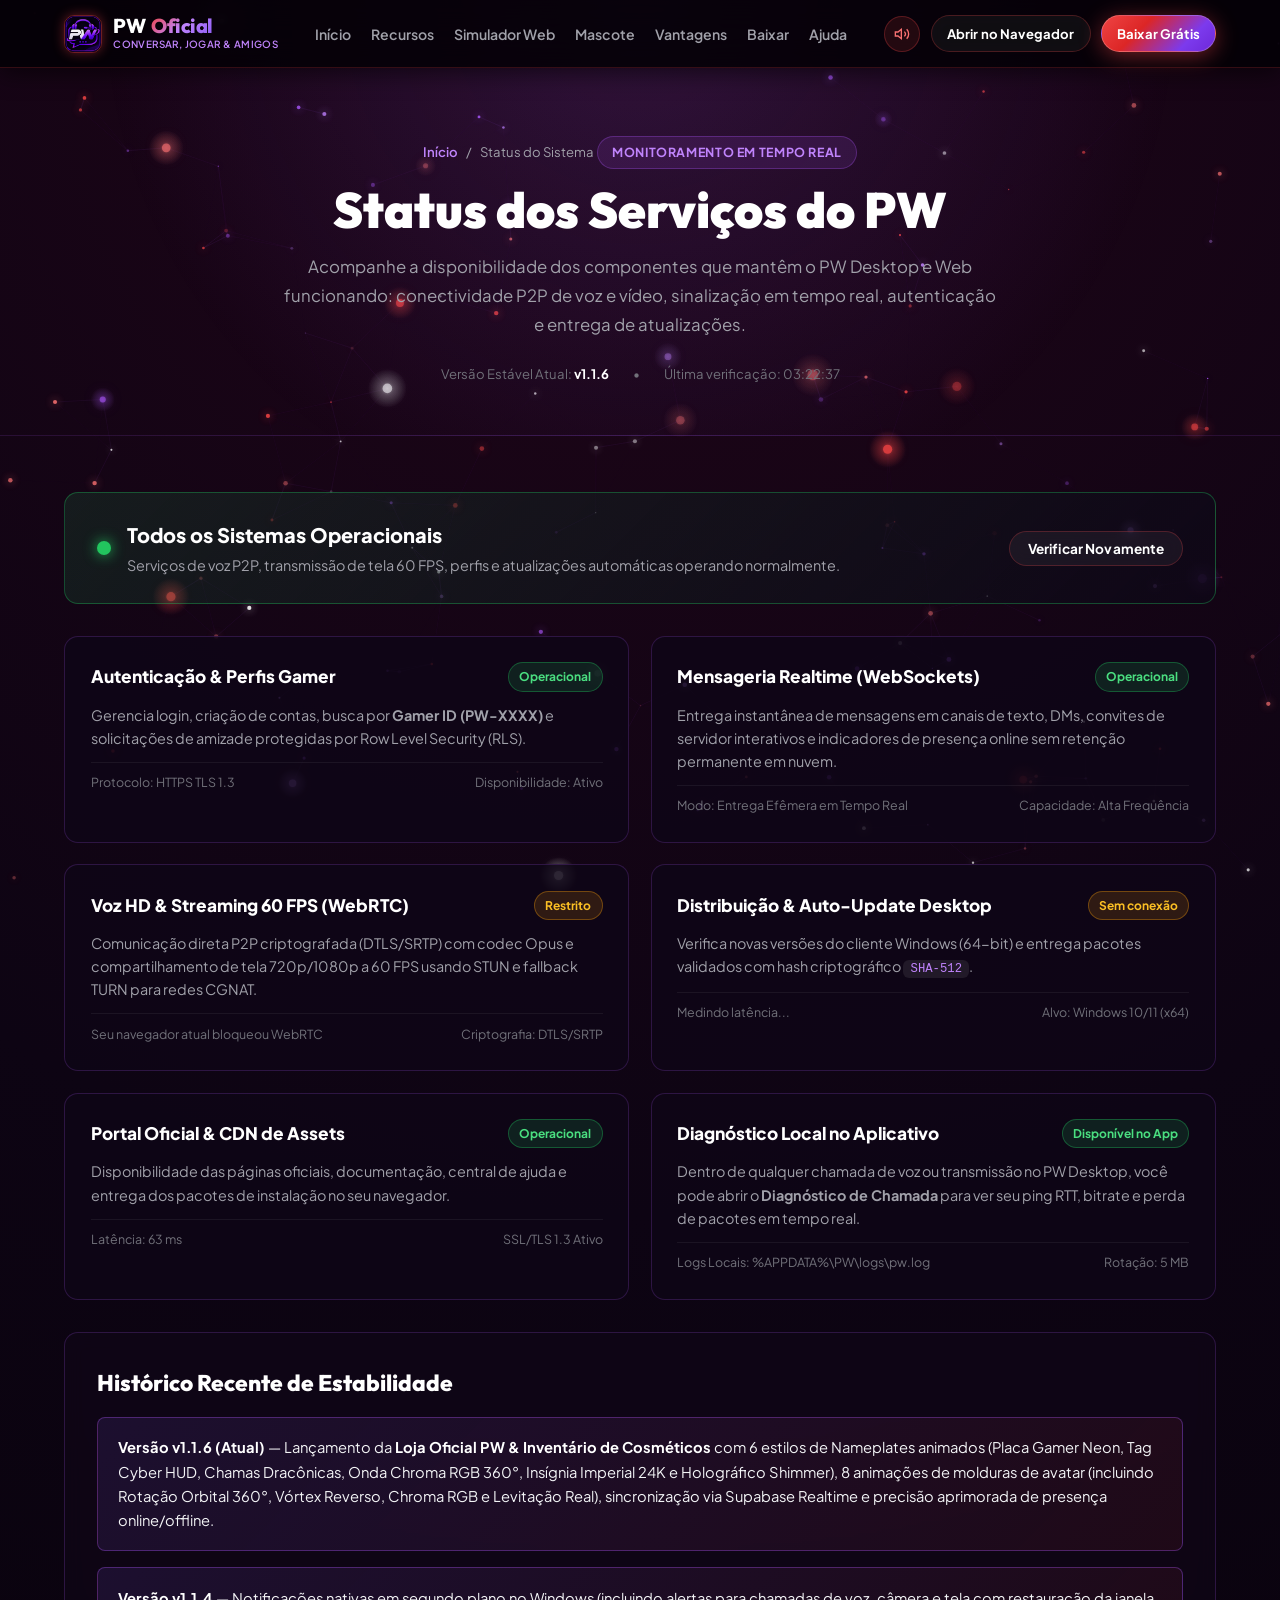
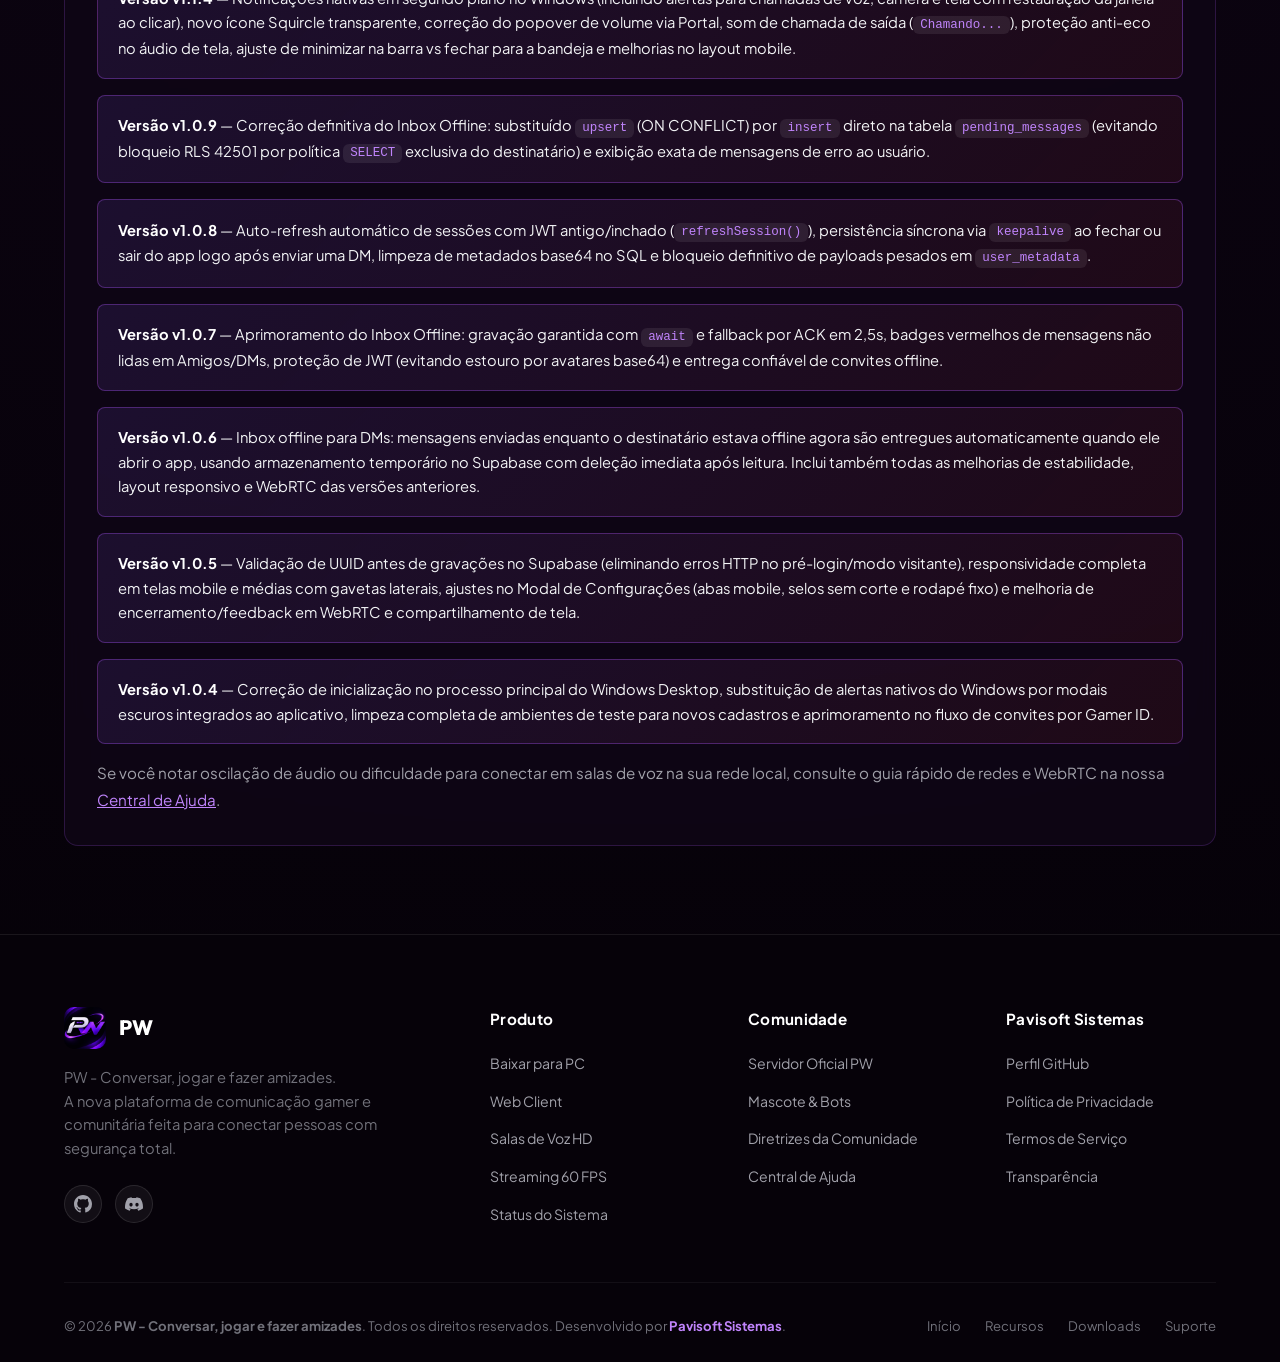
<file: status.html>
<!DOCTYPE html>
<html lang="pt-BR">
<head>
  <meta charset="UTF-8">
  <meta name="viewport" content="width=device-width, initial-scale=1.0">
  <title>Status do Sistema | PW - Conversar, jogar e fazer amizades</title>
  <meta name="description" content="Acompanhe em tempo real o status dos serviços do PW: chamadas de voz WebRTC, streaming 60 FPS, autenticação, mensageria WebSockets e sistema de atualizações.">
  <meta name="author" content="Pavisoft Sistemas">
  <meta name="theme-color" content="#040106">

  <link rel="icon" type="image/x-icon" href="favicon.ico">
  <link rel="icon" type="image/png" href="assets/images/favicon.png">

  <link rel="preconnect" href="https://fonts.googleapis.com">
  <link rel="preconnect" href="https://fonts.gstatic.com" crossorigin>
  <link href="https://fonts.googleapis.com/css2?family=Outfit:wght@400;600;700;800;900&family=Plus+Jakarta+Sans:wght@400;500;600;700;800&display=swap" rel="stylesheet">
  <link rel="stylesheet" href="assets/css/style.css">
</head>
<body>
  <canvas id="starsCanvas"></canvas>

  <!-- Cabeçalho -->
  <header class="site-header">
    <div class="container nav-container">
      <a href="index.html" class="brand">
        <img src="assets/images/logo-app.jpg" alt="Logo PW" class="brand-logo-img">
        <div class="brand-text">
          <span class="brand-title">PW <span class="gradient-text-purple">Oficial</span></span>
          <span class="brand-tag">Conversar, Jogar &amp; Amigos</span>
        </div>
      </a>

      <ul class="nav-menu" id="navMenu">
        <li><a href="index.html#inicio" class="nav-link">Início</a></li>
        <li><a href="index.html#recursos" class="nav-link">Recursos</a></li>
        <li><a href="index.html#demo" class="nav-link">Simulador Web</a></li>
        <li><a href="index.html#mascote" class="nav-link">Mascote</a></li>
        <li><a href="index.html#vantagens" class="nav-link">Vantagens</a></li>
        <li><a href="index.html#baixar" class="nav-link">Baixar</a></li>
        <li><a href="ajuda.html" class="nav-link">Ajuda</a></li>
      </ul>

      <div class="nav-actions">
        <button id="soundToggleBtn" class="sound-toggle-btn" title="Som: Ativo (Clique para silenciar)" aria-label="Alternar Efeitos Sonoros">
          <svg class="pw-icon pw-icon-sm" viewBox="0 0 24 24" fill="none" stroke="currentColor" stroke-width="2"><polygon points="11 5 6 9 2 9 2 15 6 15 11 19 11 5"></polygon><path d="M19.07 4.93a10 10 0 0 1 0 14.14M15.54 8.46a5 5 0 0 1 0 7.07"></path></svg>
        </button>
        <a href="index.html#demo" class="btn btn-secondary btn-sm btn-open-web">Abrir no Navegador</a>
        <a href="index.html#baixar" class="btn btn-primary btn-sm btn-glow">Baixar Grátis</a>
        <button class="mobile-toggle" id="mobileToggle" aria-label="Abrir Menu">
          <span></span><span></span><span></span>
        </button>
      </div>
    </div>
  </header>

  <!-- Hero da Subpágina -->
  <section class="subpage-hero">
    <div class="container">
      <div class="subpage-breadcrumb">
        <a href="index.html">Início</a>
        <span>/</span>
        <span>Status do Sistema</span>
      </div>
      <div class="section-pill">MONITORAMENTO EM TEMPO REAL</div>
      <h1 class="subpage-title">Status dos Serviços do PW</h1>
      <p class="subpage-subtitle">
        Acompanhe a disponibilidade dos componentes que mantêm o PW Desktop e Web funcionando: conectividade P2P de voz e vídeo, sinalização em tempo real, autenticação e entrega de atualizações.
      </p>
      <div class="subpage-meta-bar">
        <span>Versão Estável Atual: <strong id="statusVersionValue" style="color: #fff;">v1.1.6</strong></span>
        <span>•</span>
        <span id="statusLastCheck">Verificando agora...</span>
      </div>
    </div>
  </section>

  <!-- Conteúdo Principal -->
  <main class="subpage-content" id="statusPageRoot">
    <div class="container">
      <!-- Banner Resumo -->
      <div class="status-banner">
        <div class="status-banner-left">
          <span class="status-pulse-dot"></span>
          <div>
            <h2 id="statusBannerTitle" style="font-size: 1.25rem; font-weight: 800; color: #fff; margin-bottom: 0.2rem;">Todos os Sistemas Operacionais</h2>
            <p id="statusBannerDesc" style="font-size: 0.9rem; color: var(--text-muted); margin: 0;">
              Serviços de voz P2P, transmissão de tela 60 FPS, perfis e atualizações automáticas operando normalmente.
            </p>
          </div>
        </div>
        <button class="btn btn-secondary btn-sm" id="statusRefreshBtn">Verificar Novamente</button>
      </div>

      <!-- Grade de Componentes Reais do PW -->
      <div class="status-grid">
        <div class="status-card">
          <div class="status-card-header">
            <h3 class="status-card-title">Autenticação &amp; Perfis Gamer</h3>
            <span class="status-badge ok">Operacional</span>
          </div>
          <p class="status-card-desc">
            Gerencia login, criação de contas, busca por <strong>Gamer ID (PW-XXXX)</strong> e solicitações de amizade protegidas por Row Level Security (RLS).
          </p>
          <div class="status-card-meta">
            <span>Protocolo: HTTPS TLS 1.3</span>
            <span>Disponibilidade: Ativo</span>
          </div>
        </div>

        <div class="status-card">
          <div class="status-card-header">
            <h3 class="status-card-title">Mensageria Realtime (WebSockets)</h3>
            <span class="status-badge ok">Operacional</span>
          </div>
          <p class="status-card-desc">
            Entrega instantânea de mensagens em canais de texto, DMs, convites de servidor interativos e indicadores de presença online sem retenção permanente em nuvem.
          </p>
          <div class="status-card-meta">
            <span>Modo: Entrega Efêmera em Tempo Real</span>
            <span>Capacidade: Alta Frequência</span>
          </div>
        </div>

        <div class="status-card">
          <div class="status-card-header">
            <h3 class="status-card-title">Voz HD &amp; Streaming 60 FPS (WebRTC)</h3>
            <span class="status-badge checking" id="statusWebRtcBadge">Verificando...</span>
          </div>
          <p class="status-card-desc">
            Comunicação direta P2P criptografada (DTLS/SRTP) com codec Opus e compartilhamento de tela 720p/1080p a 60 FPS usando STUN e fallback TURN para redes CGNAT.
          </p>
          <div class="status-card-meta">
            <span id="statusWebRtcMeta">Checando suporte no navegador...</span>
            <span>Criptografia: DTLS/SRTP</span>
          </div>
        </div>

        <div class="status-card">
          <div class="status-card-header">
            <h3 class="status-card-title">Distribuição &amp; Auto-Update Desktop</h3>
            <span class="status-badge checking" id="statusUpdateBadge">Verificando...</span>
          </div>
          <p class="status-card-desc">
            Verifica novas versões do cliente Windows (64-bit) e entrega pacotes validados com hash criptográfico <code class="doc-code-inline">SHA-512</code>.
          </p>
          <div class="status-card-meta">
            <span id="statusUpdateLatency">Medindo latência...</span>
            <span>Alvo: Windows 10/11 (x64)</span>
          </div>
        </div>

        <div class="status-card">
          <div class="status-card-header">
            <h3 class="status-card-title">Portal Oficial &amp; CDN de Assets</h3>
            <span class="status-badge checking" id="statusWebBadge">Verificando...</span>
          </div>
          <p class="status-card-desc">
            Disponibilidade das páginas oficiais, documentação, central de ajuda e entrega dos pacotes de instalação no seu navegador.
          </p>
          <div class="status-card-meta">
            <span id="statusWebLatency">Medindo resposta...</span>
            <span>SSL/TLS 1.3 Ativo</span>
          </div>
        </div>

        <div class="status-card">
          <div class="status-card-header">
            <h3 class="status-card-title">Diagnóstico Local no Aplicativo</h3>
            <span class="status-badge ok">Disponível no App</span>
          </div>
          <p class="status-card-desc">
            Dentro de qualquer chamada de voz ou transmissão no PW Desktop, você pode abrir o <strong>Diagnóstico de Chamada</strong> para ver seu ping RTT, bitrate e perda de pacotes em tempo real.
          </p>
          <div class="status-card-meta">
            <span>Logs Locais: %APPDATA%\PW\logs\pw.log</span>
            <span>Rotação: 5 MB</span>
          </div>
        </div>
      </div>

      <!-- Notas da Última Build -->
      <div class="doc-card">
        <h2>Histórico Recente de Estabilidade</h2>
        <div class="doc-highlight-box" style="margin-bottom: 0.85rem;">
          <strong>Versão v1.1.6 (Atual)</strong> — Lançamento da <strong>Loja Oficial PW &amp; Inventário de Cosméticos</strong> com 6 estilos de Nameplates animados (Placa Gamer Neon, Tag Cyber HUD, Chamas Dracônicas, Onda Chroma RGB 360°, Insígnia Imperial 24K e Holográfico Shimmer), 8 animações de molduras de avatar (incluindo Rotação Orbital 360°, Vórtex Reverso, Chroma RGB e Levitação Real), sincronização via Supabase Realtime e precisão aprimorada de presença online/offline.
        </div>
        <div class="doc-highlight-box" style="margin-bottom: 0.85rem;">
          <strong>Versão v1.1.4</strong> — Notificações nativas em segundo plano no Windows (incluindo alertas para chamadas de voz, câmera e tela com restauração da janela ao clicar), novo ícone Squircle transparente, correção do popover de volume via Portal, som de chamada de saída (<code class="doc-code-inline">Chamando...</code>), proteção anti-eco no áudio de tela, ajuste de minimizar na barra vs fechar para a bandeja e melhorias no layout mobile.
        </div>
        <div class="doc-highlight-box" style="margin-bottom: 0.85rem;">
          <strong>Versão v1.0.9</strong> — Correção definitiva do Inbox Offline: substituído <code class="doc-code-inline">upsert</code> (ON CONFLICT) por <code class="doc-code-inline">insert</code> direto na tabela <code class="doc-code-inline">pending_messages</code> (evitando bloqueio RLS 42501 por política <code class="doc-code-inline">SELECT</code> exclusiva do destinatário) e exibição exata de mensagens de erro ao usuário.
        </div>
        <div class="doc-highlight-box" style="margin-bottom: 0.85rem;">
          <strong>Versão v1.0.8</strong> — Auto-refresh automático de sessões com JWT antigo/inchado (<code class="doc-code-inline">refreshSession()</code>), persistência síncrona via <code class="doc-code-inline">keepalive</code> ao fechar ou sair do app logo após enviar uma DM, limpeza de metadados base64 no SQL e bloqueio definitivo de payloads pesados em <code class="doc-code-inline">user_metadata</code>.
        </div>
        <div class="doc-highlight-box" style="margin-bottom: 0.85rem;">
          <strong>Versão v1.0.7</strong> — Aprimoramento do Inbox Offline: gravação garantida com <code class="doc-code-inline">await</code> e fallback por ACK em 2,5s, badges vermelhos de mensagens não lidas em Amigos/DMs, proteção de JWT (evitando estouro por avatares base64) e entrega confiável de convites offline.
        </div>
        <div class="doc-highlight-box" style="margin-bottom: 0.85rem;">
          <strong>Versão v1.0.6</strong> — Inbox offline para DMs: mensagens enviadas enquanto o destinatário estava offline agora são entregues automaticamente quando ele abrir o app, usando armazenamento temporário no Supabase com deleção imediata após leitura. Inclui também todas as melhorias de estabilidade, layout responsivo e WebRTC das versões anteriores.
        </div>
        <div class="doc-highlight-box" style="margin-bottom: 0.85rem;">
          <strong>Versão v1.0.5</strong> — Validação de UUID antes de gravações no Supabase (eliminando erros HTTP no pré-login/modo visitante), responsividade completa em telas mobile e médias com gavetas laterais, ajustes no Modal de Configurações (abas mobile, selos sem corte e rodapé fixo) e melhoria de encerramento/feedback em WebRTC e compartilhamento de tela.
        </div>
        <div class="doc-highlight-box">
          <strong>Versão v1.0.4</strong> — Correção de inicialização no processo principal do Windows Desktop, substituição de alertas nativos do Windows por modais escuros integrados ao aplicativo, limpeza completa de ambientes de teste para novos cadastros e aprimoramento no fluxo de convites por Gamer ID.
        </div>
        <p style="margin-top: 1rem;">
          Se você notar oscilação de áudio ou dificuldade para conectar em salas de voz na sua rede local, consulte o guia rápido de redes e WebRTC na nossa <a href="ajuda.html#redes" style="color: var(--pw-purple-light); text-decoration: underline;">Central de Ajuda</a>.
        </p>
      </div>
    </div>
  </main>

  <!-- Rodapé -->
  <footer class="site-footer">
    <div class="container">
      <div class="footer-grid">
        <div class="footer-brand-col">
          <div class="footer-logo">
            <img src="assets/images/logo-pw.jpg" alt="Logo PW Oficial">
            <span class="footer-logo-title">PW</span>
          </div>
          <p class="footer-desc">
            PW - Conversar, jogar e fazer amizades.<br>
            A nova plataforma de comunicação gamer e comunitária feita para conectar pessoas com segurança total.
          </p>
          <div class="footer-socials">
            <a href="https://github.com/COprivacy/PW-site-oficial" target="_blank" rel="noopener noreferrer" class="social-btn" title="GitHub Oficial COprivacy">
              <svg width="18" height="18" viewBox="0 0 24 24" fill="currentColor"><path d="M12 0C5.37 0 0 5.37 0 12c0 5.31 3.435 9.795 8.205 11.385.6.105.825-.255.825-.57 0-.285-.015-1.23-.015-2.235-3.015.555-3.795-.735-4.035-1.41-.135-.345-.72-1.41-1.23-1.695-.42-.225-1.02-.78-.015-.795.945-.015 1.62.87 1.845 1.23 1.08 1.815 2.805 1.305 3.495.99.105-.78.42-1.305.765-1.605-2.67-.3-5.46-1.335-5.46-5.925 0-1.305.465-2.385 1.23-3.225-.12-.3-.54-1.53.12-3.18 0 0 1.005-.315 3.3 1.23.96-.27 1.98-.405 3-.405s2.04.135 3 .405c2.295-1.56 3.3-1.23 3.3-1.23.66 1.65.24 2.88.12 3.18.765.84 1.23 1.905 1.23 3.225 0 4.605-2.805 5.625-5.475 5.925.435.375.81 1.095.81 2.22 0 1.605-.015 2.895-.015 3.3 0 .315.225.69.825.57A12.02 12.02 0 0024 12c0-6.63-5.37-12-12-12z"/></svg>
            </a>
            <a href="index.html#demo" class="social-btn" title="Servidor Oficial PW">
              <svg width="18" height="18" viewBox="0 0 24 24" fill="currentColor"><path d="M20.317 4.37a19.791 19.791 0 0 0-4.885-1.515.074.074 0 0 0-.079.037c-.21.375-.444.864-.608 1.25a18.27 18.27 0 0 0-5.487 0 12.64 12.64 0 0 0-.617-1.25.077.077 0 0 0-.079-.037A19.736 19.736 0 0 0 3.677 4.37a.07.07 0 0 0-.032.027C.533 9.046-.32 13.58.099 18.057a.082.082 0 0 0 .031.057 19.9 19.9 0 0 0 5.993 3.03.078.078 0 0 0 .084-.028c.462-.63.874-1.295 1.226-1.994.021-.041.001-.09-.041-.106a13.107 13.107 0 0 1-1.872-.892.077.077 0 0 1-.008-.128 10.2 10.2 0 0 0 .372-.292.074.074 0 0 1 .077-.01c3.929 1.793 8.18 1.793 12.061 0a.074.074 0 0 1 .078.01c.12.098.246.198.373.292a.077.077 0 0 1-.006.127 12.299 12.299 0 0 1-1.873.893.077.077 0 0 0-.041.107c.36.698.772 1.362 1.225 1.993a.076.076 0 0 0 .084.028 19.839 19.839 0 0 0 6.002-3.03.077.077 0 0 0 .032-.054c.5-5.177-.838-9.674-3.549-13.66a.061.061 0 0 0-.031-.028zM8.02 15.33c-1.183 0-2.157-1.085-2.157-2.419 0-1.333.956-2.419 2.157-2.419 1.21 0 2.176 1.096 2.157 2.42 0 1.333-.956 2.418-2.157 2.418zm7.975 0c-1.183 0-2.157-1.085-2.157-2.419 0-1.333.955-2.419 2.157-2.419 1.21 0 2.176 1.096 2.157 2.42 0 1.333-.946 2.418-2.157 2.418z"/></svg>
            </a>
          </div>
        </div>

        <div>
          <h4 class="footer-col-title">Produto</h4>
          <ul class="footer-links">
            <li><a href="index.html#baixar">Baixar para PC</a></li>
            <li><a href="index.html#demo">Web Client</a></li>
            <li><a href="index.html#recursos">Salas de Voz HD</a></li>
            <li><a href="index.html#recursos">Streaming 60 FPS</a></li>
            <li><a href="status.html">Status do Sistema</a></li>
          </ul>
        </div>

        <div>
          <h4 class="footer-col-title">Comunidade</h4>
          <ul class="footer-links">
            <li><a href="index.html#demo">Servidor Oficial PW</a></li>
            <li><a href="index.html#mascote">Mascote &amp; Bots</a></li>
            <li><a href="diretrizes.html">Diretrizes da Comunidade</a></li>
            <li><a href="ajuda.html">Central de Ajuda</a></li>
          </ul>
        </div>

        <div>
          <h4 class="footer-col-title">Pavisoft Sistemas</h4>
          <ul class="footer-links">
            <li><a href="https://github.com/COprivacy" target="_blank" rel="noopener noreferrer">Perfil GitHub</a></li>
            <li><a href="privacidade.html">Política de Privacidade</a></li>
            <li><a href="termos.html">Termos de Serviço</a></li>
            <li><a href="transparencia.html">Transparência</a></li>
          </ul>
        </div>
      </div>

      <div class="footer-bottom">
        <div>
          © 2026 <strong>PW - Conversar, jogar e fazer amizades</strong>. Todos os direitos reservados. Desenvolvido por <strong style="color: var(--pw-purple-light); font-weight: 700;">Pavisoft Sistemas</strong>.
        </div>
        <div class="footer-bottom-links">
          <a href="index.html#inicio">Início</a>
          <a href="index.html#recursos">Recursos</a>
          <a href="index.html#baixar">Downloads</a>
          <a href="ajuda.html">Suporte</a>
        </div>
      </div>
    </div>
  </footer>

  <script src="assets/js/main.js"></script>
</body>
</html>
</file>
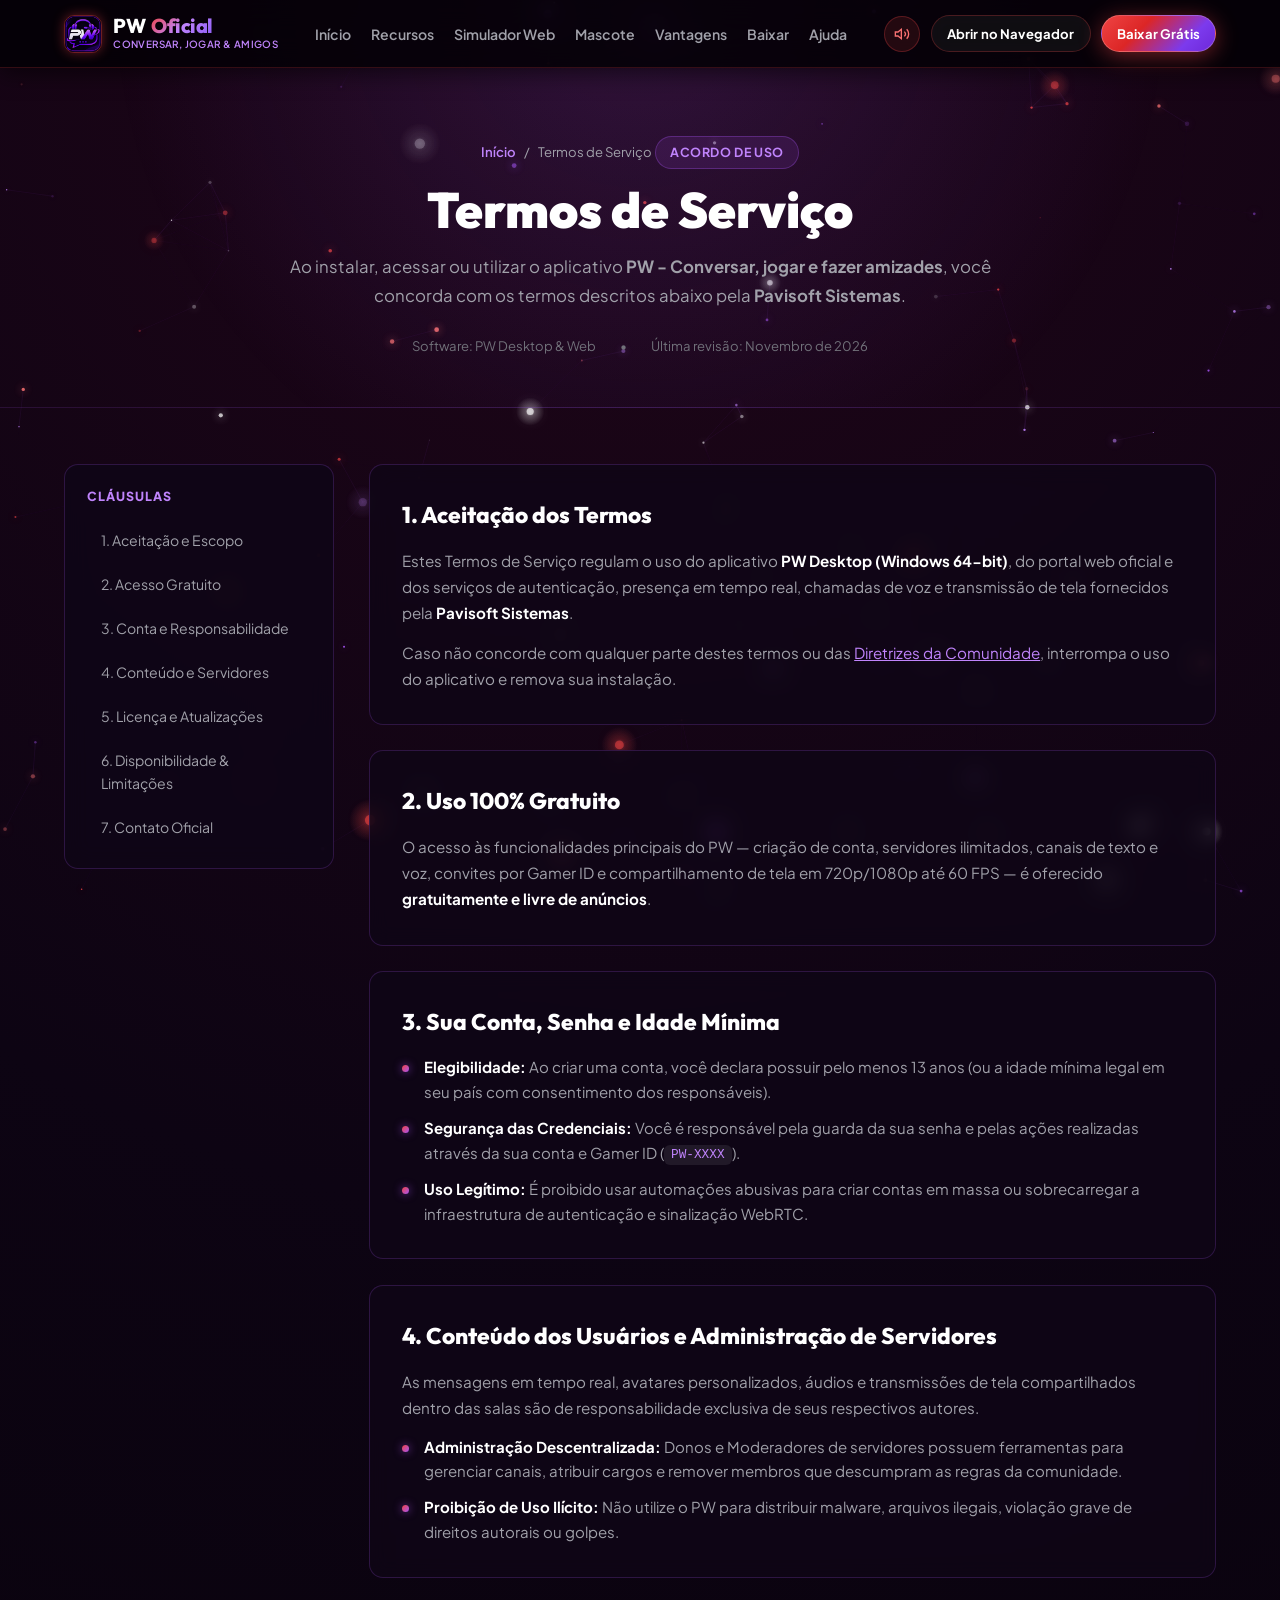
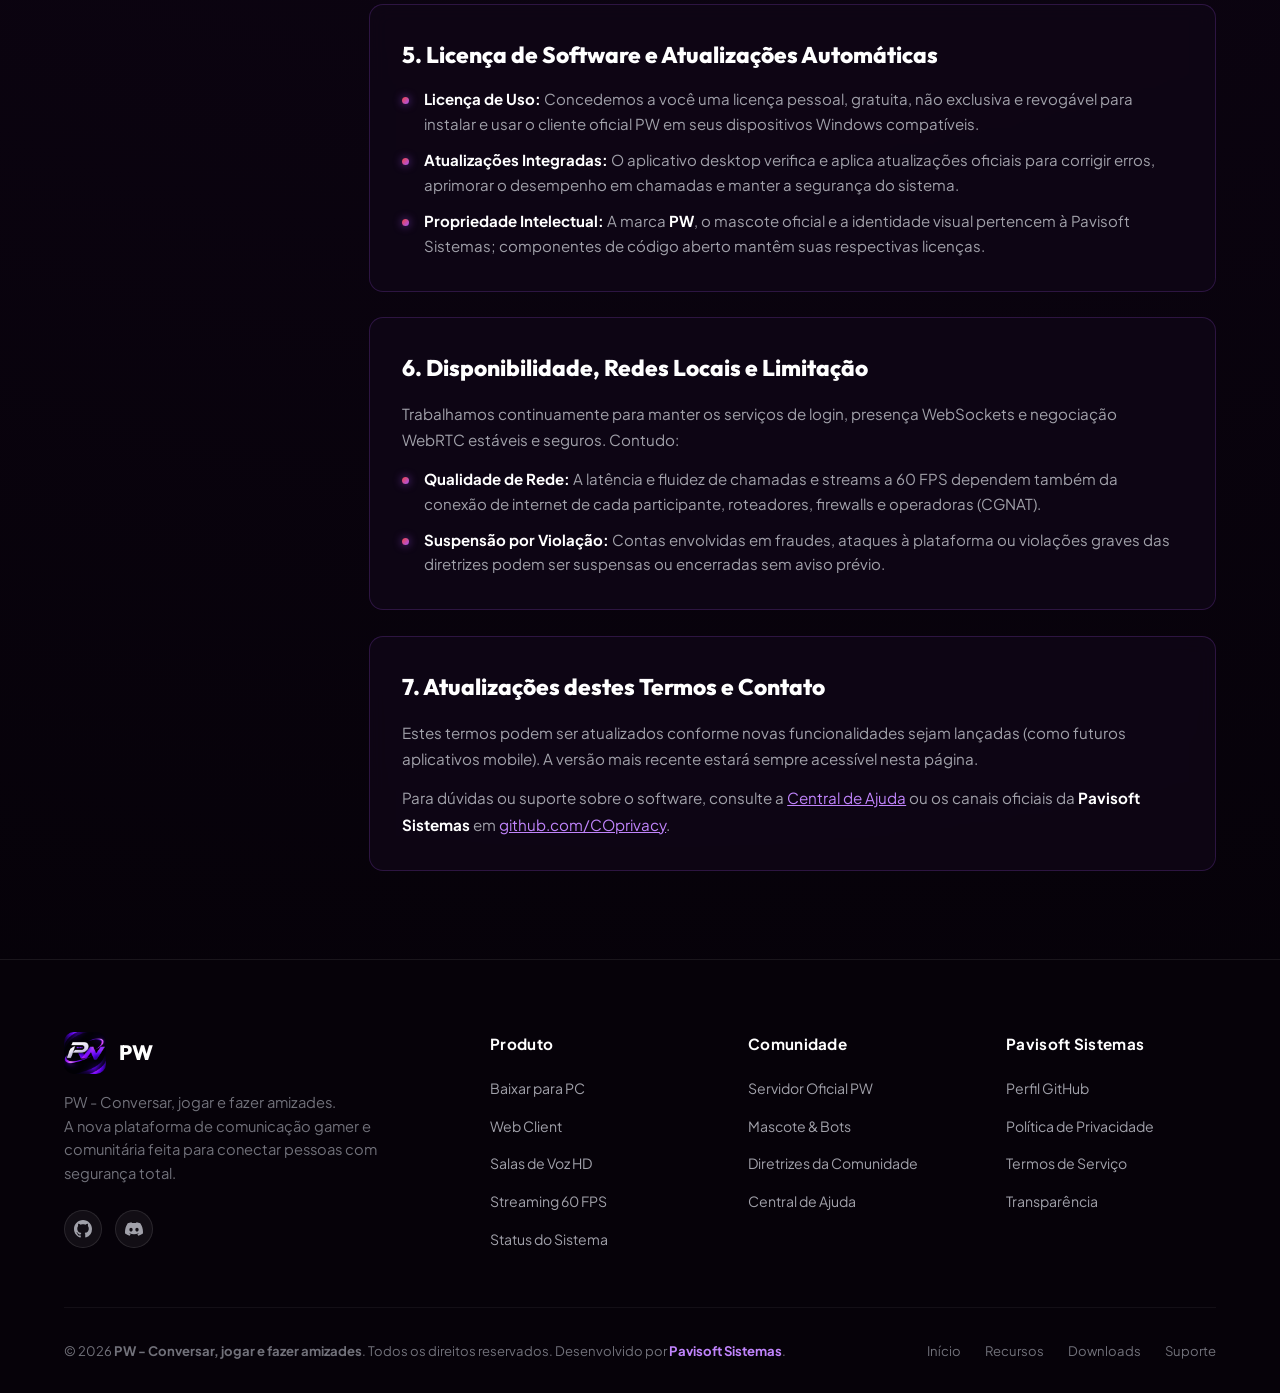
<file: termos.html>
<!DOCTYPE html>
<html lang="pt-BR">
<head>
  <meta charset="UTF-8">
  <meta name="viewport" content="width=device-width, initial-scale=1.0">
  <title>Termos de Serviço | PW - Conversar, jogar e fazer amizades</title>
  <meta name="description" content="Termos de Serviço e licença de uso do aplicativo PW - Conversar, jogar e fazer amizades desenvolvido pela Pavisoft Sistemas.">
  <meta name="author" content="Pavisoft Sistemas">
  <meta name="theme-color" content="#040106">

  <link rel="icon" type="image/x-icon" href="favicon.ico">
  <link rel="icon" type="image/png" href="assets/images/favicon.png">

  <link rel="preconnect" href="https://fonts.googleapis.com">
  <link rel="preconnect" href="https://fonts.gstatic.com" crossorigin>
  <link href="https://fonts.googleapis.com/css2?family=Outfit:wght@400;600;700;800;900&family=Plus+Jakarta+Sans:wght@400;500;600;700;800&display=swap" rel="stylesheet">
  <link rel="stylesheet" href="assets/css/style.css">
</head>
<body>
  <canvas id="starsCanvas"></canvas>

  <header class="site-header">
    <div class="container nav-container">
      <a href="index.html" class="brand">
        <img src="assets/images/logo-app.jpg" alt="Logo PW" class="brand-logo-img">
        <div class="brand-text">
          <span class="brand-title">PW <span class="gradient-text-purple">Oficial</span></span>
          <span class="brand-tag">Conversar, Jogar &amp; Amigos</span>
        </div>
      </a>

      <ul class="nav-menu" id="navMenu">
        <li><a href="index.html#inicio" class="nav-link">Início</a></li>
        <li><a href="index.html#recursos" class="nav-link">Recursos</a></li>
        <li><a href="index.html#demo" class="nav-link">Simulador Web</a></li>
        <li><a href="index.html#mascote" class="nav-link">Mascote</a></li>
        <li><a href="index.html#vantagens" class="nav-link">Vantagens</a></li>
        <li><a href="index.html#baixar" class="nav-link">Baixar</a></li>
        <li><a href="ajuda.html" class="nav-link">Ajuda</a></li>
      </ul>

      <div class="nav-actions">
        <button id="soundToggleBtn" class="sound-toggle-btn" title="Som: Ativo (Clique para silenciar)" aria-label="Alternar Efeitos Sonoros">
          <svg class="pw-icon pw-icon-sm" viewBox="0 0 24 24" fill="none" stroke="currentColor" stroke-width="2"><polygon points="11 5 6 9 2 9 2 15 6 15 11 19 11 5"></polygon><path d="M19.07 4.93a10 10 0 0 1 0 14.14M15.54 8.46a5 5 0 0 1 0 7.07"></path></svg>
        </button>
        <a href="index.html#demo" class="btn btn-secondary btn-sm btn-open-web">Abrir no Navegador</a>
        <a href="index.html#baixar" class="btn btn-primary btn-sm btn-glow">Baixar Grátis</a>
        <button class="mobile-toggle" id="mobileToggle" aria-label="Abrir Menu">
          <span></span><span></span><span></span>
        </button>
      </div>
    </div>
  </header>

  <section class="subpage-hero">
    <div class="container">
      <div class="subpage-breadcrumb">
        <a href="index.html">Início</a>
        <span>/</span>
        <span>Termos de Serviço</span>
      </div>
      <div class="section-pill">ACORDO DE USO</div>
      <h1 class="subpage-title">Termos de Serviço</h1>
      <p class="subpage-subtitle">
        Ao instalar, acessar ou utilizar o aplicativo <strong>PW - Conversar, jogar e fazer amizades</strong>, você concorda com os termos descritos abaixo pela <strong>Pavisoft Sistemas</strong>.
      </p>
      <div class="subpage-meta-bar">
        <span>Software: PW Desktop &amp; Web</span>
        <span>•</span>
        <span>Última revisão: Novembro de 2026</span>
      </div>
    </div>
  </section>

  <main class="subpage-content">
    <div class="container doc-layout">
      <aside class="doc-sidebar">
        <div class="doc-sidebar-title">Cláusulas</div>
        <ul class="doc-nav-list">
          <li><a href="#aceitacao">1. Aceitação e Escopo</a></li>
          <li><a href="#gratuidade">2. Acesso Gratuito</a></li>
          <li><a href="#contas">3. Conta e Responsabilidade</a></li>
          <li><a href="#conteudo">4. Conteúdo e Servidores</a></li>
          <li><a href="#licenca">5. Licença e Atualizações</a></li>
          <li><a href="#disponibilidade">6. Disponibilidade &amp; Limitações</a></li>
          <li><a href="#contato">7. Contato Oficial</a></li>
        </ul>
      </aside>

      <div class="doc-main">
        <article class="doc-card" id="aceitacao">
          <h2>1. Aceitação dos Termos</h2>
          <p>
            Estes Termos de Serviço regulam o uso do aplicativo <strong>PW Desktop (Windows 64-bit)</strong>, do portal web oficial e dos serviços de autenticação, presença em tempo real, chamadas de voz e transmissão de tela fornecidos pela <strong>Pavisoft Sistemas</strong>.
          </p>
          <p>
            Caso não concorde com qualquer parte destes termos ou das <a href="diretrizes.html" style="color: var(--pw-purple-light); text-decoration: underline;">Diretrizes da Comunidade</a>, interrompa o uso do aplicativo e remova sua instalação.
          </p>
        </article>

        <article class="doc-card" id="gratuidade">
          <h2>2. Uso 100% Gratuito</h2>
          <p>
            O acesso às funcionalidades principais do PW — criação de conta, servidores ilimitados, canais de texto e voz, convites por Gamer ID e compartilhamento de tela em 720p/1080p até 60 FPS — é oferecido <strong>gratuitamente e livre de anúncios</strong>.
          </p>
        </article>

        <article class="doc-card" id="contas">
          <h2>3. Sua Conta, Senha e Idade Mínima</h2>
          <ul class="doc-list">
            <li><strong>Elegibilidade:</strong> Ao criar uma conta, você declara possuir pelo menos 13 anos (ou a idade mínima legal em seu país com consentimento dos responsáveis).</li>
            <li><strong>Segurança das Credenciais:</strong> Você é responsável pela guarda da sua senha e pelas ações realizadas através da sua conta e Gamer ID (<code class="doc-code-inline">PW-XXXX</code>).</li>
            <li><strong>Uso Legítimo:</strong> É proibido usar automações abusivas para criar contas em massa ou sobrecarregar a infraestrutura de autenticação e sinalização WebRTC.</li>
          </ul>
        </article>

        <article class="doc-card" id="conteudo">
          <h2>4. Conteúdo dos Usuários e Administração de Servidores</h2>
          <p>
            As mensagens em tempo real, avatares personalizados, áudios e transmissões de tela compartilhados dentro das salas são de responsabilidade exclusiva de seus respectivos autores.
          </p>
          <ul class="doc-list">
            <li><strong>Administração Descentralizada:</strong> Donos e Moderadores de servidores possuem ferramentas para gerenciar canais, atribuir cargos e remover membros que descumpram as regras da comunidade.</li>
            <li><strong>Proibição de Uso Ilícito:</strong> Não utilize o PW para distribuir malware, arquivos ilegais, violação grave de direitos autorais ou golpes.</li>
          </ul>
        </article>

        <article class="doc-card" id="licenca">
          <h2>5. Licença de Software e Atualizações Automáticas</h2>
          <ul class="doc-list">
            <li><strong>Licença de Uso:</strong> Concedemos a você uma licença pessoal, gratuita, não exclusiva e revogável para instalar e usar o cliente oficial PW em seus dispositivos Windows compatíveis.</li>
            <li><strong>Atualizações Integradas:</strong> O aplicativo desktop verifica e aplica atualizações oficiais para corrigir erros, aprimorar o desempenho em chamadas e manter a segurança do sistema.</li>
            <li><strong>Propriedade Intelectual:</strong> A marca <strong>PW</strong>, o mascote oficial e a identidade visual pertencem à Pavisoft Sistemas; componentes de código aberto mantêm suas respectivas licenças.</li>
          </ul>
        </article>

        <article class="doc-card" id="disponibilidade">
          <h2>6. Disponibilidade, Redes Locais e Limitação</h2>
          <p>
            Trabalhamos continuamente para manter os serviços de login, presença WebSockets e negociação WebRTC estáveis e seguros. Contudo:
          </p>
          <ul class="doc-list">
            <li><strong>Qualidade de Rede:</strong> A latência e fluidez de chamadas e streams a 60 FPS dependem também da conexão de internet de cada participante, roteadores, firewalls e operadoras (CGNAT).</li>
            <li><strong>Suspensão por Violação:</strong> Contas envolvidas em fraudes, ataques à plataforma ou violações graves das diretrizes podem ser suspensas ou encerradas sem aviso prévio.</li>
          </ul>
        </article>

        <article class="doc-card" id="contato">
          <h2>7. Atualizações destes Termos e Contato</h2>
          <p>
            Estes termos podem ser atualizados conforme novas funcionalidades sejam lançadas (como futuros aplicativos mobile). A versão mais recente estará sempre acessível nesta página.
          </p>
          <p>
            Para dúvidas ou suporte sobre o software, consulte a <a href="ajuda.html" style="color: var(--pw-purple-light); text-decoration: underline;">Central de Ajuda</a> ou os canais oficiais da <strong>Pavisoft Sistemas</strong> em <a href="https://github.com/COprivacy" target="_blank" rel="noopener noreferrer" style="color: var(--pw-purple-light); text-decoration: underline;">github.com/COprivacy</a>.
          </p>
        </article>
      </div>
    </div>
  </main>

  <footer class="site-footer">
    <div class="container">
      <div class="footer-grid">
        <div class="footer-brand-col">
          <div class="footer-logo">
            <img src="assets/images/logo-pw.jpg" alt="Logo PW Oficial">
            <span class="footer-logo-title">PW</span>
          </div>
          <p class="footer-desc">
            PW - Conversar, jogar e fazer amizades.<br>
            A nova plataforma de comunicação gamer e comunitária feita para conectar pessoas com segurança total.
          </p>
          <div class="footer-socials">
            <a href="https://github.com/COprivacy/PW-site-oficial" target="_blank" rel="noopener noreferrer" class="social-btn" title="GitHub Oficial COprivacy">
              <svg width="18" height="18" viewBox="0 0 24 24" fill="currentColor"><path d="M12 0C5.37 0 0 5.37 0 12c0 5.31 3.435 9.795 8.205 11.385.6.105.825-.255.825-.57 0-.285-.015-1.23-.015-2.235-3.015.555-3.795-.735-4.035-1.41-.135-.345-.72-1.41-1.23-1.695-.42-.225-1.02-.78-.015-.795.945-.015 1.62.87 1.845 1.23 1.08 1.815 2.805 1.305 3.495.99.105-.78.42-1.305.765-1.605-2.67-.3-5.46-1.335-5.46-5.925 0-1.305.465-2.385 1.23-3.225-.12-.3-.54-1.53.12-3.18 0 0 1.005-.315 3.3 1.23.96-.27 1.98-.405 3-.405s2.04.135 3 .405c2.295-1.56 3.3-1.23 3.3-1.23.66 1.65.24 2.88.12 3.18.765.84 1.23 1.905 1.23 3.225 0 4.605-2.805 5.625-5.475 5.925.435.375.81 1.095.81 2.22 0 1.605-.015 2.895-.015 3.3 0 .315.225.69.825.57A12.02 12.02 0 0024 12c0-6.63-5.37-12-12-12z"/></svg>
            </a>
            <a href="index.html#demo" class="social-btn" title="Servidor Oficial PW">
              <svg width="18" height="18" viewBox="0 0 24 24" fill="currentColor"><path d="M20.317 4.37a19.791 19.791 0 0 0-4.885-1.515.074.074 0 0 0-.079.037c-.21.375-.444.864-.608 1.25a18.27 18.27 0 0 0-5.487 0 12.64 12.64 0 0 0-.617-1.25.077.077 0 0 0-.079-.037A19.736 19.736 0 0 0 3.677 4.37a.07.07 0 0 0-.032.027C.533 9.046-.32 13.58.099 18.057a.082.082 0 0 0 .031.057 19.9 19.9 0 0 0 5.993 3.03.078.078 0 0 0 .084-.028c.462-.63.874-1.295 1.226-1.994.021-.041.001-.09-.041-.106a13.107 13.107 0 0 1-1.872-.892.077.077 0 0 1-.008-.128 10.2 10.2 0 0 0 .372-.292.074.074 0 0 1 .077-.01c3.929 1.793 8.18 1.793 12.061 0a.074.074 0 0 1 .078.01c.12.098.246.198.373.292a.077.077 0 0 1-.006.127 12.299 12.299 0 0 1-1.873.893.077.077 0 0 0-.041.107c.36.698.772 1.362 1.225 1.993a.076.076 0 0 0 .084.028 19.839 19.839 0 0 0 6.002-3.03.077.077 0 0 0 .032-.054c.5-5.177-.838-9.674-3.549-13.66a.061.061 0 0 0-.031-.028zM8.02 15.33c-1.183 0-2.157-1.085-2.157-2.419 0-1.333.956-2.419 2.157-2.419 1.21 0 2.176 1.096 2.157 2.42 0 1.333-.956 2.418-2.157 2.418zm7.975 0c-1.183 0-2.157-1.085-2.157-2.419 0-1.333.955-2.419 2.157-2.419 1.21 0 2.176 1.096 2.157 2.42 0 1.333-.946 2.418-2.157 2.418z"/></svg>
            </a>
          </div>
        </div>

        <div>
          <h4 class="footer-col-title">Produto</h4>
          <ul class="footer-links">
            <li><a href="index.html#baixar">Baixar para PC</a></li>
            <li><a href="index.html#demo">Web Client</a></li>
            <li><a href="index.html#recursos">Salas de Voz HD</a></li>
            <li><a href="index.html#recursos">Streaming 60 FPS</a></li>
            <li><a href="status.html">Status do Sistema</a></li>
          </ul>
        </div>

        <div>
          <h4 class="footer-col-title">Comunidade</h4>
          <ul class="footer-links">
            <li><a href="index.html#demo">Servidor Oficial PW</a></li>
            <li><a href="index.html#mascote">Mascote &amp; Bots</a></li>
            <li><a href="diretrizes.html">Diretrizes da Comunidade</a></li>
            <li><a href="ajuda.html">Central de Ajuda</a></li>
          </ul>
        </div>

        <div>
          <h4 class="footer-col-title">Pavisoft Sistemas</h4>
          <ul class="footer-links">
            <li><a href="https://github.com/COprivacy" target="_blank" rel="noopener noreferrer">Perfil GitHub</a></li>
            <li><a href="privacidade.html">Política de Privacidade</a></li>
            <li><a href="termos.html">Termos de Serviço</a></li>
            <li><a href="transparencia.html">Transparência</a></li>
          </ul>
        </div>
      </div>

      <div class="footer-bottom">
        <div>
          © 2026 <strong>PW - Conversar, jogar e fazer amizades</strong>. Todos os direitos reservados. Desenvolvido por <strong style="color: var(--pw-purple-light); font-weight: 700;">Pavisoft Sistemas</strong>.
        </div>
        <div class="footer-bottom-links">
          <a href="index.html#inicio">Início</a>
          <a href="index.html#recursos">Recursos</a>
          <a href="index.html#baixar">Downloads</a>
          <a href="ajuda.html">Suporte</a>
        </div>
      </div>
    </div>
  </footer>

  <script src="assets/js/main.js"></script>
</body>
</html>
</file>
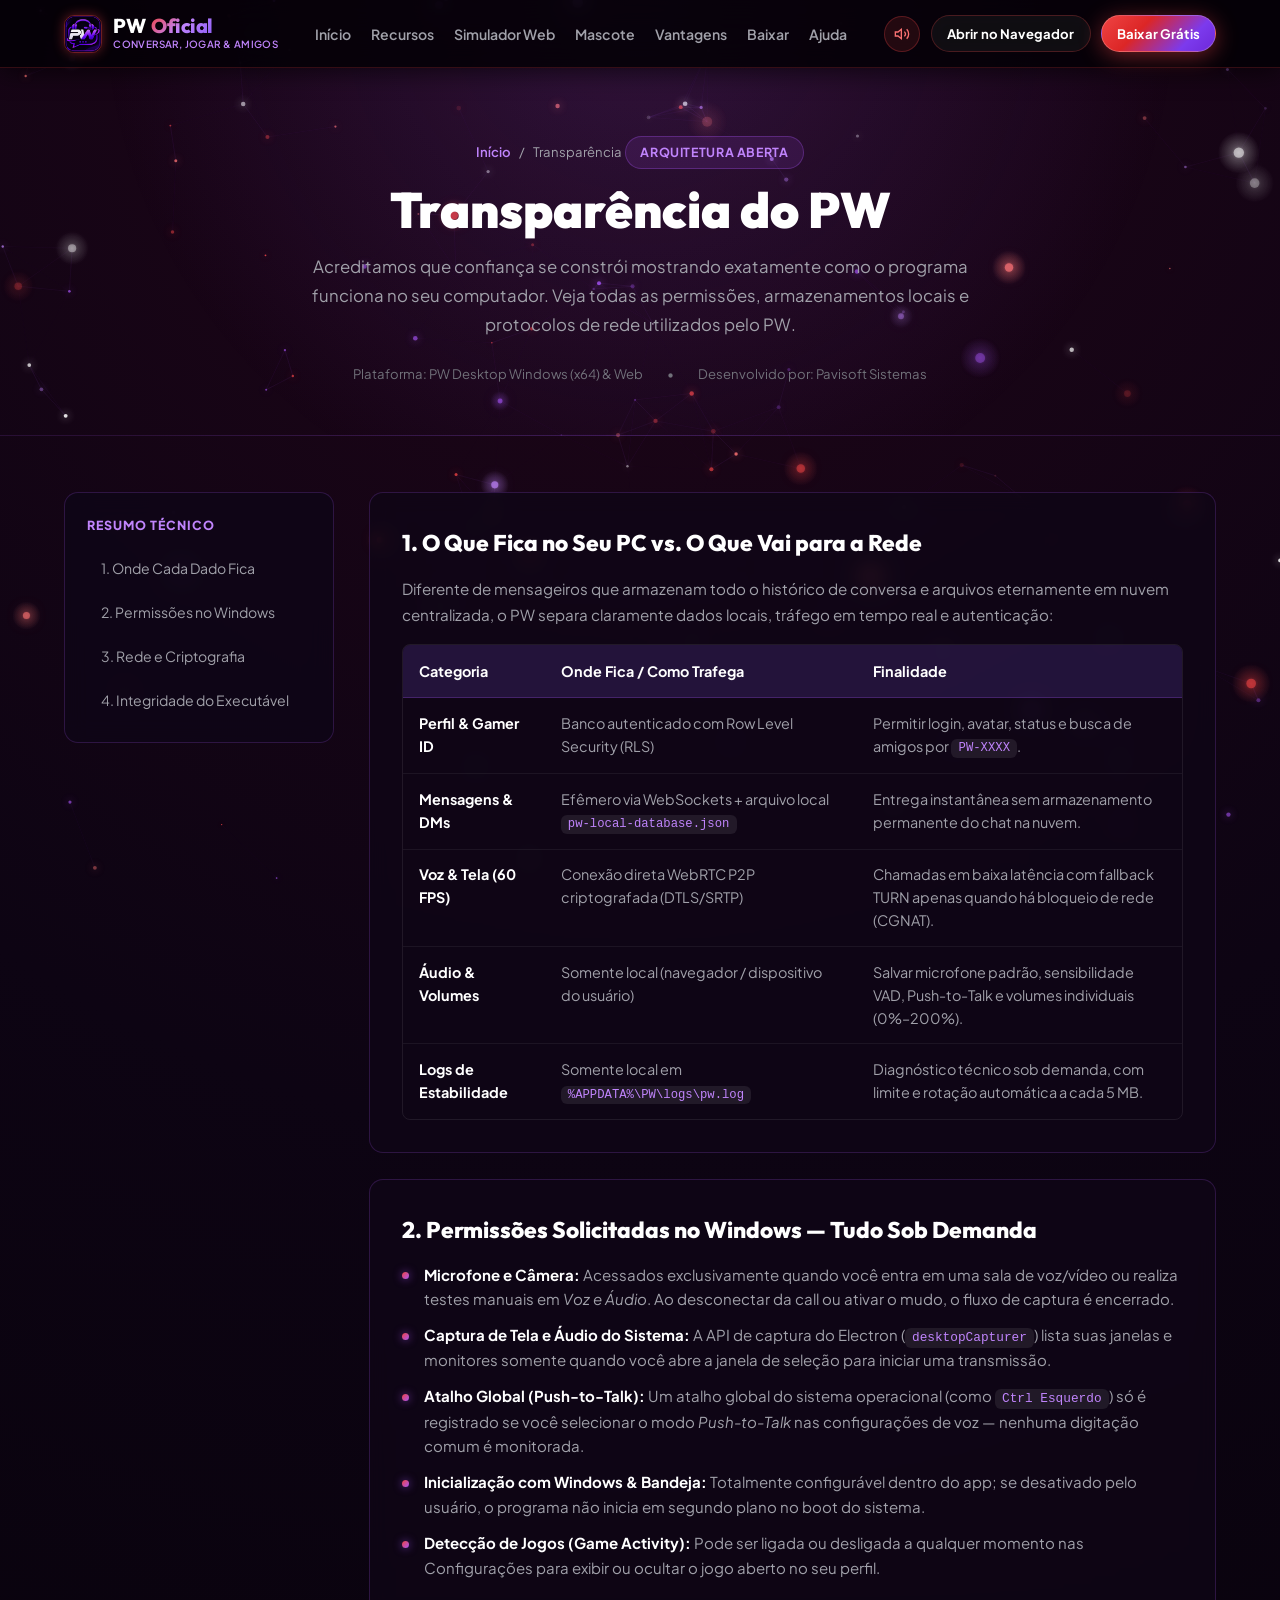
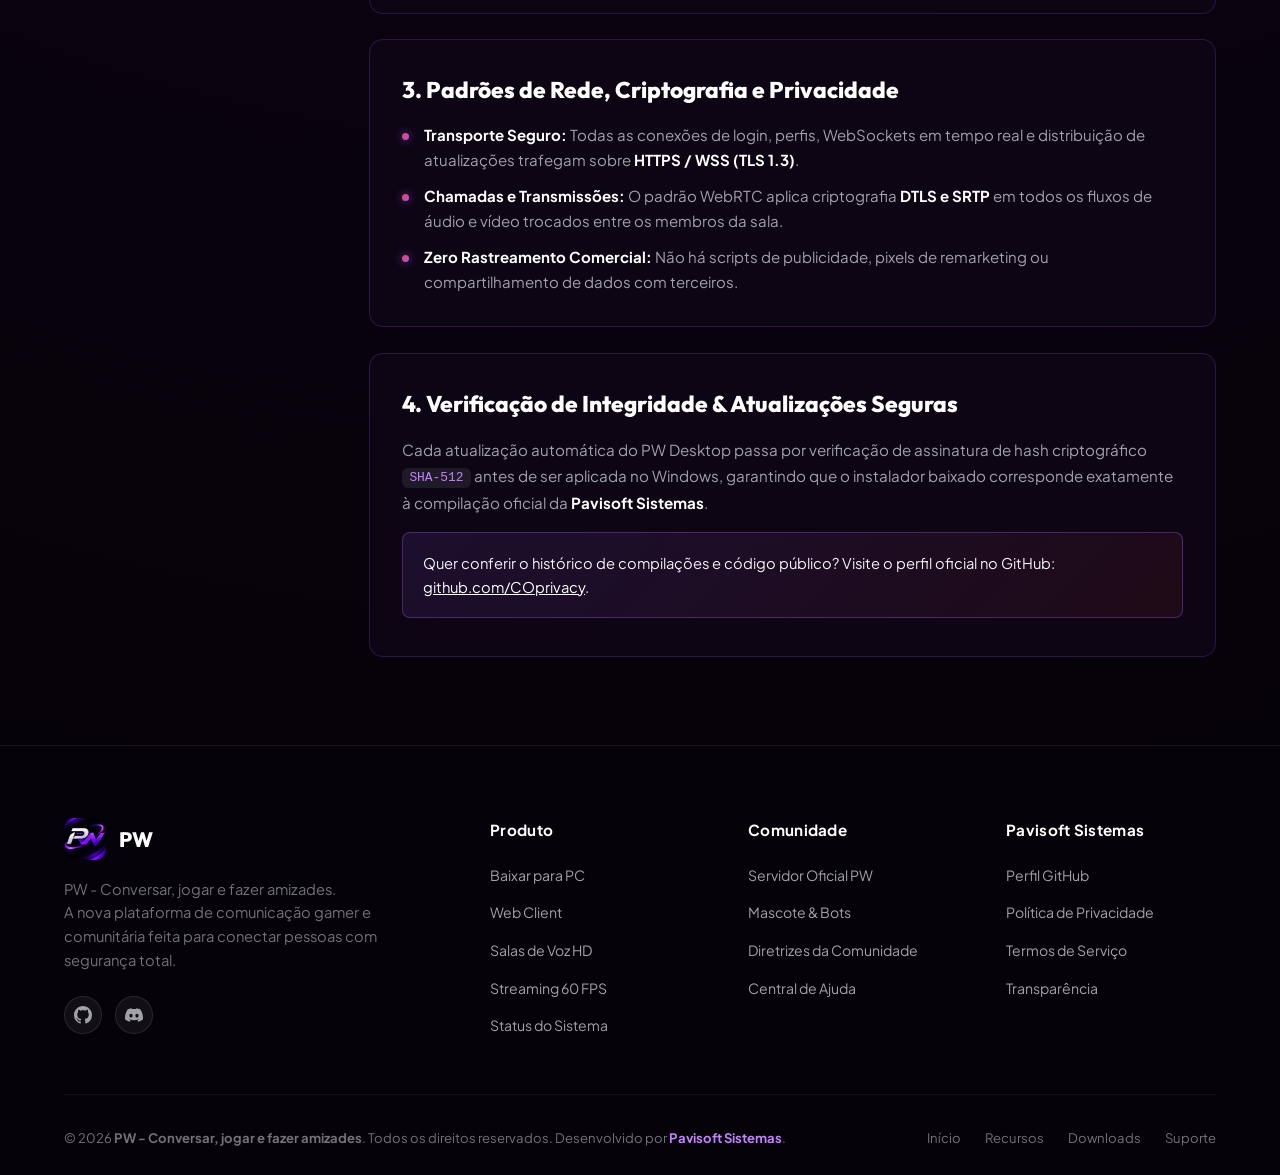
<file: transparencia.html>
<!DOCTYPE html>
<html lang="pt-BR">
<head>
  <meta charset="UTF-8">
  <meta name="viewport" content="width=device-width, initial-scale=1.0">
  <title>Transparência &amp; Segurança | PW - Conversar, jogar e fazer amizades</title>
  <meta name="description" content="Relatório técnico de transparência do PW Desktop: o que fica no seu PC, permissões do sistema, comunicação WebRTC P2P e verificação de integridade.">
  <meta name="author" content="Pavisoft Sistemas">
  <meta name="theme-color" content="#040106">

  <link rel="icon" type="image/x-icon" href="favicon.ico">
  <link rel="icon" type="image/png" href="assets/images/favicon.png">

  <link rel="preconnect" href="https://fonts.googleapis.com">
  <link rel="preconnect" href="https://fonts.gstatic.com" crossorigin>
  <link href="https://fonts.googleapis.com/css2?family=Outfit:wght@400;600;700;800;900&family=Plus+Jakarta+Sans:wght@400;500;600;700;800&display=swap" rel="stylesheet">
  <link rel="stylesheet" href="assets/css/style.css">
</head>
<body>
  <canvas id="starsCanvas"></canvas>

  <header class="site-header">
    <div class="container nav-container">
      <a href="index.html" class="brand">
        <img src="assets/images/logo-app.jpg" alt="Logo PW" class="brand-logo-img">
        <div class="brand-text">
          <span class="brand-title">PW <span class="gradient-text-purple">Oficial</span></span>
          <span class="brand-tag">Conversar, Jogar &amp; Amigos</span>
        </div>
      </a>

      <ul class="nav-menu" id="navMenu">
        <li><a href="index.html#inicio" class="nav-link">Início</a></li>
        <li><a href="index.html#recursos" class="nav-link">Recursos</a></li>
        <li><a href="index.html#demo" class="nav-link">Simulador Web</a></li>
        <li><a href="index.html#mascote" class="nav-link">Mascote</a></li>
        <li><a href="index.html#vantagens" class="nav-link">Vantagens</a></li>
        <li><a href="index.html#baixar" class="nav-link">Baixar</a></li>
        <li><a href="ajuda.html" class="nav-link">Ajuda</a></li>
      </ul>

      <div class="nav-actions">
        <button id="soundToggleBtn" class="sound-toggle-btn" title="Som: Ativo (Clique para silenciar)" aria-label="Alternar Efeitos Sonoros">
          <svg class="pw-icon pw-icon-sm" viewBox="0 0 24 24" fill="none" stroke="currentColor" stroke-width="2"><polygon points="11 5 6 9 2 9 2 15 6 15 11 19 11 5"></polygon><path d="M19.07 4.93a10 10 0 0 1 0 14.14M15.54 8.46a5 5 0 0 1 0 7.07"></path></svg>
        </button>
        <a href="index.html#demo" class="btn btn-secondary btn-sm btn-open-web">Abrir no Navegador</a>
        <a href="index.html#baixar" class="btn btn-primary btn-sm btn-glow">Baixar Grátis</a>
        <button class="mobile-toggle" id="mobileToggle" aria-label="Abrir Menu">
          <span></span><span></span><span></span>
        </button>
      </div>
    </div>
  </header>

  <section class="subpage-hero">
    <div class="container">
      <div class="subpage-breadcrumb">
        <a href="index.html">Início</a>
        <span>/</span>
        <span>Transparência</span>
      </div>
      <div class="section-pill">ARQUITETURA ABERTA</div>
      <h1 class="subpage-title">Transparência do PW</h1>
      <p class="subpage-subtitle">
        Acreditamos que confiança se constrói mostrando exatamente como o programa funciona no seu computador. Veja todas as permissões, armazenamentos locais e protocolos de rede utilizados pelo PW.
      </p>
      <div class="subpage-meta-bar">
        <span>Plataforma: PW Desktop Windows (x64) &amp; Web</span>
        <span>•</span>
        <span>Desenvolvido por: Pavisoft Sistemas</span>
      </div>
    </div>
  </section>

  <main class="subpage-content">
    <div class="container doc-layout">
      <aside class="doc-sidebar">
        <div class="doc-sidebar-title">Resumo Técnico</div>
        <ul class="doc-nav-list">
          <li><a href="#mapa-dados">1. Onde Cada Dado Fica</a></li>
          <li><a href="#permissoes">2. Permissões no Windows</a></li>
          <li><a href="#criptografia">3. Rede e Criptografia</a></li>
          <li><a href="#integridade">4. Integridade do Executável</a></li>
        </ul>
      </aside>

      <div class="doc-main">
        <article class="doc-card" id="mapa-dados">
          <h2>1. O Que Fica no Seu PC vs. O Que Vai para a Rede</h2>
          <p>
            Diferente de mensageiros que armazenam todo o histórico de conversa e arquivos eternamente em nuvem centralizada, o PW separa claramente dados locais, tráfego em tempo real e autenticação:
          </p>

          <div class="doc-table-wrap">
            <table class="doc-table">
              <thead>
                <tr>
                  <th>Categoria</th>
                  <th>Onde Fica / Como Trafega</th>
                  <th>Finalidade</th>
                </tr>
              </thead>
              <tbody>
                <tr>
                  <td><strong>Perfil &amp; Gamer ID</strong></td>
                  <td>Banco autenticado com Row Level Security (RLS)</td>
                  <td>Permitir login, avatar, status e busca de amigos por <code class="doc-code-inline">PW-XXXX</code>.</td>
                </tr>
                <tr>
                  <td><strong>Mensagens &amp; DMs</strong></td>
                  <td>Efêmero via WebSockets + arquivo local <code class="doc-code-inline">pw-local-database.json</code></td>
                  <td>Entrega instantânea sem armazenamento permanente do chat na nuvem.</td>
                </tr>
                <tr>
                  <td><strong>Voz &amp; Tela (60 FPS)</strong></td>
                  <td>Conexão direta WebRTC P2P criptografada (DTLS/SRTP)</td>
                  <td>Chamadas em baixa latência com fallback TURN apenas quando há bloqueio de rede (CGNAT).</td>
                </tr>
                <tr>
                  <td><strong>Áudio &amp; Volumes</strong></td>
                  <td>Somente local (navegador / dispositivo do usuário)</td>
                  <td>Salvar microfone padrão, sensibilidade VAD, Push-to-Talk e volumes individuais (0%–200%).</td>
                </tr>
                <tr>
                  <td><strong>Logs de Estabilidade</strong></td>
                  <td>Somente local em <code class="doc-code-inline">%APPDATA%\PW\logs\pw.log</code></td>
                  <td>Diagnóstico técnico sob demanda, com limite e rotação automática a cada 5 MB.</td>
                </tr>
              </tbody>
            </table>
          </div>
        </article>

        <article class="doc-card" id="permissoes">
          <h2>2. Permissões Solicitadas no Windows — Tudo Sob Demanda</h2>
          <ul class="doc-list">
            <li><strong>Microfone e Câmera:</strong> Acessados exclusivamente quando você entra em uma sala de voz/vídeo ou realiza testes manuais em <em>Voz e Áudio</em>. Ao desconectar da call ou ativar o mudo, o fluxo de captura é encerrado.</li>
            <li><strong>Captura de Tela e Áudio do Sistema:</strong> A API de captura do Electron (<code class="doc-code-inline">desktopCapturer</code>) lista suas janelas e monitores somente quando você abre a janela de seleção para iniciar uma transmissão.</li>
            <li><strong>Atalho Global (Push-to-Talk):</strong> Um atalho global do sistema operacional (como <code class="doc-code-inline">Ctrl Esquerdo</code>) só é registrado se você selecionar o modo <em>Push-to-Talk</em> nas configurações de voz — nenhuma digitação comum é monitorada.</li>
            <li><strong>Inicialização com Windows &amp; Bandeja:</strong> Totalmente configurável dentro do app; se desativado pelo usuário, o programa não inicia em segundo plano no boot do sistema.</li>
            <li><strong>Detecção de Jogos (Game Activity):</strong> Pode ser ligada ou desligada a qualquer momento nas Configurações para exibir ou ocultar o jogo aberto no seu perfil.</li>
          </ul>
        </article>

        <article class="doc-card" id="criptografia">
          <h2>3. Padrões de Rede, Criptografia e Privacidade</h2>
          <ul class="doc-list">
            <li><strong>Transporte Seguro:</strong> Todas as conexões de login, perfis, WebSockets em tempo real e distribuição de atualizações trafegam sobre <strong>HTTPS / WSS (TLS 1.3)</strong>.</li>
            <li><strong>Chamadas e Transmissões:</strong> O padrão WebRTC aplica criptografia <strong>DTLS e SRTP</strong> em todos os fluxos de áudio e vídeo trocados entre os membros da sala.</li>
            <li><strong>Zero Rastreamento Comercial:</strong> Não há scripts de publicidade, pixels de remarketing ou compartilhamento de dados com terceiros.</li>
          </ul>
        </article>

        <article class="doc-card" id="integridade">
          <h2>4. Verificação de Integridade &amp; Atualizações Seguras</h2>
          <p>
            Cada atualização automática do PW Desktop passa por verificação de assinatura de hash criptográfico <code class="doc-code-inline">SHA-512</code> antes de ser aplicada no Windows, garantindo que o instalador baixado corresponde exatamente à compilação oficial da <strong>Pavisoft Sistemas</strong>.
          </p>
          <div class="doc-highlight-box">
            Quer conferir o histórico de compilações e código público? Visite o perfil oficial no GitHub: <a href="https://github.com/COprivacy" target="_blank" rel="noopener noreferrer" style="color: #fff; text-decoration: underline;">github.com/COprivacy</a>.
          </div>
        </article>
      </div>
    </div>
  </main>

  <footer class="site-footer">
    <div class="container">
      <div class="footer-grid">
        <div class="footer-brand-col">
          <div class="footer-logo">
            <img src="assets/images/logo-pw.jpg" alt="Logo PW Oficial">
            <span class="footer-logo-title">PW</span>
          </div>
          <p class="footer-desc">
            PW - Conversar, jogar e fazer amizades.<br>
            A nova plataforma de comunicação gamer e comunitária feita para conectar pessoas com segurança total.
          </p>
          <div class="footer-socials">
            <a href="https://github.com/COprivacy/PW-site-oficial" target="_blank" rel="noopener noreferrer" class="social-btn" title="GitHub Oficial COprivacy">
              <svg width="18" height="18" viewBox="0 0 24 24" fill="currentColor"><path d="M12 0C5.37 0 0 5.37 0 12c0 5.31 3.435 9.795 8.205 11.385.6.105.825-.255.825-.57 0-.285-.015-1.23-.015-2.235-3.015.555-3.795-.735-4.035-1.41-.135-.345-.72-1.41-1.23-1.695-.42-.225-1.02-.78-.015-.795.945-.015 1.62.87 1.845 1.23 1.08 1.815 2.805 1.305 3.495.99.105-.78.42-1.305.765-1.605-2.67-.3-5.46-1.335-5.46-5.925 0-1.305.465-2.385 1.23-3.225-.12-.3-.54-1.53.12-3.18 0 0 1.005-.315 3.3 1.23.96-.27 1.98-.405 3-.405s2.04.135 3 .405c2.295-1.56 3.3-1.23 3.3-1.23.66 1.65.24 2.88.12 3.18.765.84 1.23 1.905 1.23 3.225 0 4.605-2.805 5.625-5.475 5.925.435.375.81 1.095.81 2.22 0 1.605-.015 2.895-.015 3.3 0 .315.225.69.825.57A12.02 12.02 0 0024 12c0-6.63-5.37-12-12-12z"/></svg>
            </a>
            <a href="index.html#demo" class="social-btn" title="Servidor Oficial PW">
              <svg width="18" height="18" viewBox="0 0 24 24" fill="currentColor"><path d="M20.317 4.37a19.791 19.791 0 0 0-4.885-1.515.074.074 0 0 0-.079.037c-.21.375-.444.864-.608 1.25a18.27 18.27 0 0 0-5.487 0 12.64 12.64 0 0 0-.617-1.25.077.077 0 0 0-.079-.037A19.736 19.736 0 0 0 3.677 4.37a.07.07 0 0 0-.032.027C.533 9.046-.32 13.58.099 18.057a.082.082 0 0 0 .031.057 19.9 19.9 0 0 0 5.993 3.03.078.078 0 0 0 .084-.028c.462-.63.874-1.295 1.226-1.994.021-.041.001-.09-.041-.106a13.107 13.107 0 0 1-1.872-.892.077.077 0 0 1-.008-.128 10.2 10.2 0 0 0 .372-.292.074.074 0 0 1 .077-.01c3.929 1.793 8.18 1.793 12.061 0a.074.074 0 0 1 .078.01c.12.098.246.198.373.292a.077.077 0 0 1-.006.127 12.299 12.299 0 0 1-1.873.893.077.077 0 0 0-.041.107c.36.698.772 1.362 1.225 1.993a.076.076 0 0 0 .084.028 19.839 19.839 0 0 0 6.002-3.03.077.077 0 0 0 .032-.054c.5-5.177-.838-9.674-3.549-13.66a.061.061 0 0 0-.031-.028zM8.02 15.33c-1.183 0-2.157-1.085-2.157-2.419 0-1.333.956-2.419 2.157-2.419 1.21 0 2.176 1.096 2.157 2.42 0 1.333-.956 2.418-2.157 2.418zm7.975 0c-1.183 0-2.157-1.085-2.157-2.419 0-1.333.955-2.419 2.157-2.419 1.21 0 2.176 1.096 2.157 2.42 0 1.333-.946 2.418-2.157 2.418z"/></svg>
            </a>
          </div>
        </div>

        <div>
          <h4 class="footer-col-title">Produto</h4>
          <ul class="footer-links">
            <li><a href="index.html#baixar">Baixar para PC</a></li>
            <li><a href="index.html#demo">Web Client</a></li>
            <li><a href="index.html#recursos">Salas de Voz HD</a></li>
            <li><a href="index.html#recursos">Streaming 60 FPS</a></li>
            <li><a href="status.html">Status do Sistema</a></li>
          </ul>
        </div>

        <div>
          <h4 class="footer-col-title">Comunidade</h4>
          <ul class="footer-links">
            <li><a href="index.html#demo">Servidor Oficial PW</a></li>
            <li><a href="index.html#mascote">Mascote &amp; Bots</a></li>
            <li><a href="diretrizes.html">Diretrizes da Comunidade</a></li>
            <li><a href="ajuda.html">Central de Ajuda</a></li>
          </ul>
        </div>

        <div>
          <h4 class="footer-col-title">Pavisoft Sistemas</h4>
          <ul class="footer-links">
            <li><a href="https://github.com/COprivacy" target="_blank" rel="noopener noreferrer">Perfil GitHub</a></li>
            <li><a href="privacidade.html">Política de Privacidade</a></li>
            <li><a href="termos.html">Termos de Serviço</a></li>
            <li><a href="transparencia.html">Transparência</a></li>
          </ul>
        </div>
      </div>

      <div class="footer-bottom">
        <div>
          © 2026 <strong>PW - Conversar, jogar e fazer amizades</strong>. Todos os direitos reservados. Desenvolvido por <strong style="color: var(--pw-purple-light); font-weight: 700;">Pavisoft Sistemas</strong>.
        </div>
        <div class="footer-bottom-links">
          <a href="index.html#inicio">Início</a>
          <a href="index.html#recursos">Recursos</a>
          <a href="index.html#baixar">Downloads</a>
          <a href="ajuda.html">Suporte</a>
        </div>
      </div>
    </div>
  </footer>

  <script src="assets/js/main.js"></script>
</body>
</html>
</file>
<file: assets/css/style.css>
/* ==========================================================================
   PW - Conversar, Jogar e Fazer Amizades
   Design System & Estilos Globais
   Inspirado no Discord com identidade Cyber Neon Roxo & Mascote 3D
   ========================================================================== */

:root {
  --font-main: 'Plus Jakarta Sans', -apple-system, BlinkMacSystemFont, 'Segoe UI', Roboto, Helvetica, Arial, sans-serif;
  --font-display: 'Outfit', -apple-system, BlinkMacSystemFont, 'Segoe UI', Roboto, sans-serif;
  
  /* Cores Base - Preto Profundo Onyx & Obsidiana */
  --bg-darker: #040106;
  --bg-main: #09040d;
  --bg-card: #0f0717;
  --bg-card-hover: #180b24;
  --bg-glass: rgba(15, 7, 23, 0.82);
  --border-color: rgba(168, 85, 247, 0.2);
  --border-color-glow: rgba(239, 68, 68, 0.45);

  /* Discord Mockup Cores (Preto Gamer com Realce Roxo & Vermelho) */
  --discord-guild-bg: #050208;
  --discord-channel-bg: #0d0615;
  --discord-chat-bg: #12091c;
  --discord-members-bg: #0a0412;
  --discord-hover: rgba(255, 255, 255, 0.06);
  --discord-active: rgba(239, 68, 68, 0.18);
  
  /* Paleta Preto, Roxo e Vermelho (Identidade PW Gamer) */
  --pw-purple: #8b5cf6;
  --pw-purple-glow: #a855f7;
  --pw-purple-light: #c084fc;
  --pw-deep: #6d28d9;
  --pw-dark: #4c1d95;

  /* Vermelho Carmesim de Ação e Energia */
  --pw-red: #ef4444;
  --pw-red-glow: #f87171;
  --pw-red-dark: #b91c1c;
  --pw-red-deep: #7f1d1d;

  /* Status */
  --pw-online: #22c55e;
  --pw-idle: #f59e0b;
  --pw-dnd: #ef4444;

  /* Tipografia & Contrastes */
  --text-white: #ffffff;
  --text-light: #f3f4f6;
  --text-muted: #a1a1aa;
  --text-dim: #71717a;

  /* Sombras & Brilhos */
  --glow-purple: 0 0 35px rgba(168, 85, 247, 0.35);
  --glow-red: 0 0 30px rgba(239, 68, 68, 0.4);
  --glow-button: 0 0 25px rgba(239, 68, 68, 0.5);
  --glow-text: 0 0 18px rgba(248, 113, 113, 0.6);
  --shadow-card: 0 15px 35px -5px rgba(0, 0, 0, 0.8);
  
  /* Layout */
  --radius-sm: 8px;
  --radius-md: 14px;
  --radius-lg: 22px;
  --radius-full: 9999px;
  --container-max: 1200px;
  --transition: all 0.25s cubic-bezier(0.16, 1, 0.3, 1);
}

/* Reset Básico */
*, *::before, *::after {
  box-sizing: border-box;
  margin: 0;
  padding: 0;
}

html {
  scroll-behavior: smooth;
  font-size: 16px;
  background-color: var(--bg-darker);
  color: var(--text-light);
  overflow-x: hidden;
}

body {
  font-family: var(--font-main);
  background: radial-gradient(circle at 50% 0%, #200518 0%, #0d0413 40%, #040106 100%);
  color: var(--text-light);
  line-height: 1.6;
  min-height: 100vh;
  position: relative;
  overflow-x: hidden;
  -webkit-font-smoothing: antialiased;
}

/* Custom Scrollbar */
::-webkit-scrollbar {
  width: 9px;
}
::-webkit-scrollbar-track {
  background: var(--bg-darker);
}
::-webkit-scrollbar-thumb {
  background: #3d0d2b;
  border-radius: var(--radius-full);
}
::-webkit-scrollbar-thumb:hover {
  background: var(--pw-red);
}

/* Utilitários de Ícones SVG Profissionais */
.pw-icon {
  display: inline-flex;
  align-items: center;
  justify-content: center;
  vertical-align: middle;
  flex-shrink: 0;
  transition: var(--transition);
}

.pw-icon-xs {
  width: 13px;
  height: 13px;
}

.pw-icon-sm {
  width: 16px;
  height: 16px;
}

.pw-icon-md {
  width: 20px;
  height: 20px;
}

.pw-icon-lg {
  width: 26px;
  height: 26px;
}

.pw-icon-xl {
  width: 32px;
  height: 32px;
}

.pw-icon-purple {
  color: var(--pw-purple-light);
}

.pw-icon-success {
  color: var(--pw-online);
}

.pw-icon-dim {
  color: var(--text-dim);
}

/* Indicador de Status com Pulso */
.status-indicator-live {
  display: inline-block;
  width: 9px;
  height: 9px;
  border-radius: 50%;
  background-color: var(--pw-online);
  box-shadow: 0 0 10px var(--pw-online);
  position: relative;
  flex-shrink: 0;
}

.status-indicator-live::after {
  content: '';
  position: absolute;
  top: -3px;
  left: -3px;
  width: 15px;
  height: 15px;
  border-radius: 50%;
  border: 1.5px solid var(--pw-online);
  opacity: 0.7;
  animation: pulseLive 2s infinite ease-out;
}

@keyframes pulseLive {
  0% { transform: scale(0.6); opacity: 0.9; }
  100% { transform: scale(1.6); opacity: 0; }
}

/* Links e Botões */
a {
  color: inherit;
  text-decoration: none;
  transition: var(--transition);
}

button {
  font-family: inherit;
  cursor: pointer;
  border: none;
  background: none;
  outline: none;
  transition: var(--transition);
}

img {
  max-width: 100%;
  height: auto;
  display: block;
}

/* Canvas de Fundo (Estrelas & Luzes Brilhantes Cyber Neon) */
#starsCanvas {
  position: fixed;
  top: 0;
  left: 0;
  width: 100vw;
  height: 100vh;
  z-index: 0;
  pointer-events: none;
  opacity: 0.88;
}

/* Container */
.container {
  max-width: var(--container-max);
  margin: 0 auto;
  padding: 0 1.5rem;
  position: relative;
  z-index: 2;
}

/* Efeito de Texto Gradiente Neon */
.gradient-text {
  background: linear-gradient(135deg, #ffffff 0%, #fca5a5 35%, #ef4444 70%, #c084fc 100%);
  -webkit-background-clip: text;
  -webkit-text-fill-color: transparent;
  display: inline-block;
}

.gradient-text-purple {
  background: linear-gradient(135deg, #ef4444 0%, #c084fc 50%, #8b5cf6 100%);
  -webkit-background-clip: text;
  -webkit-text-fill-color: transparent;
  display: inline-block;
}

.gradient-text-red {
  background: linear-gradient(135deg, #fca5a5 0%, #ef4444 50%, #b91c1c 100%);
  -webkit-background-clip: text;
  -webkit-text-fill-color: transparent;
  display: inline-block;
}

/* ==========================================================================
   Header / Navbar - 100% Fixo, Imutável e Estável
   ========================================================================== */
.site-header {
  position: fixed;
  top: 0;
  left: 0;
  width: 100%;
  height: 68px;
  z-index: 1000;
  background: rgba(4, 1, 6, 0.88);
  backdrop-filter: blur(16px);
  -webkit-backdrop-filter: blur(16px);
  border-bottom: 1px solid rgba(239, 68, 68, 0.2);
  box-shadow: 0 4px 25px rgba(0, 0, 0, 0.6);
  padding: 0;
  display: flex;
  align-items: center;
}

.nav-container {
  display: flex;
  align-items: center;
  justify-content: space-between;
  gap: 1rem;
  height: 100%;
  width: 100%;
}

/* Brand Logo */
.brand {
  display: flex;
  align-items: center;
  gap: 0.7rem;
  font-weight: 800;
  font-size: 1.3rem;
  color: var(--text-white);
  letter-spacing: -0.02em;
  flex-shrink: 0;
  white-space: nowrap;
}

.brand-logo-img {
  width: 38px;
  height: 38px;
  border-radius: 10px;
  object-fit: cover;
  box-shadow: 0 0 12px rgba(239, 68, 68, 0.4);
  border: 1.5px solid rgba(239, 68, 68, 0.45);
  transition: var(--transition);
}

.brand:hover .brand-logo-img {
  transform: rotate(-6deg) scale(1.06);
  box-shadow: 0 0 25px rgba(239, 68, 68, 0.6), 0 0 15px rgba(168, 85, 247, 0.5);
}

.brand-text {
  display: flex;
  flex-direction: column;
  white-space: nowrap;
}

.brand-title {
  font-family: var(--font-display);
  font-size: 1.25rem;
  font-weight: 800;
  line-height: 1.1;
  color: #fff;
  display: flex;
  align-items: center;
  gap: 0.35rem;
  white-space: nowrap;
}

.brand-tag {
  font-size: 0.62rem;
  color: var(--pw-purple-light);
  font-weight: 600;
  letter-spacing: 0.04em;
  text-transform: uppercase;
  white-space: nowrap;
}

/* Nav Menu */
.nav-menu {
  display: flex;
  align-items: center;
  list-style: none;
  gap: 1.25rem;
}

.nav-link {
  font-size: 0.88rem;
  font-weight: 600;
  color: var(--text-muted);
  position: relative;
  padding: 0.35rem 0;
  white-space: nowrap;
}

.nav-link:hover, .nav-link.active {
  color: var(--text-white);
}

.nav-link::after {
  content: '';
  position: absolute;
  bottom: 0;
  left: 0;
  width: 0%;
  height: 2px;
  background: var(--pw-red);
  transition: var(--transition);
  box-shadow: 0 0 8px var(--pw-red);
}

.nav-link:hover::after {
  width: 100%;
}

/* Nav Actions */
.nav-actions {
  display: flex;
  align-items: center;
  gap: 0.65rem;
  flex-shrink: 0;
}

.nav-actions .btn-sm {
  padding: 0.45rem 0.95rem;
  font-size: 0.82rem;
  white-space: nowrap;
}

/* Sound Toggle Button - Ícone Circular Compacto */
.sound-toggle-btn {
  width: 36px;
  height: 36px;
  border-radius: 50%;
  display: flex;
  align-items: center;
  justify-content: center;
  padding: 0;
  background: rgba(239, 68, 68, 0.12);
  border: 1px solid rgba(239, 68, 68, 0.28);
  color: var(--pw-red-glow);
  transition: var(--transition);
  flex-shrink: 0;
  cursor: pointer;
}

.sound-toggle-btn:hover {
  background: rgba(239, 68, 68, 0.25);
  color: #fff;
  transform: scale(1.06);
}

.sound-toggle-btn.muted {
  opacity: 0.6;
  border-color: rgba(255, 255, 255, 0.15);
  color: var(--text-muted);
}

/* Mobile Menu Toggle */
.mobile-toggle {
  display: none;
  flex-direction: column;
  gap: 5px;
  background: none;
  border: none;
  padding: 0.5rem;
  cursor: pointer;
}

.mobile-toggle span {
  display: block;
  width: 24px;
  height: 2.5px;
  background: #fff;
  border-radius: 2px;
  transition: var(--transition);
}

/* ==========================================================================
   Botões Globais
   ========================================================================== */
.btn {
  display: inline-flex;
  align-items: center;
  justify-content: center;
  gap: 0.6rem;
  font-size: 0.95rem;
  font-weight: 700;
  padding: 0.75rem 1.6rem;
  border-radius: var(--radius-full);
  letter-spacing: 0.01em;
  transition: var(--transition);
  position: relative;
  overflow: hidden;
  text-align: center;
}

.btn-primary {
  background: linear-gradient(135deg, #ef4444 0%, #dc2626 35%, #7c3aed 75%, #6d28d9 100%);
  color: #ffffff;
  box-shadow: 0 4px 22px rgba(239, 68, 68, 0.45);
  border: 1px solid rgba(254, 202, 202, 0.3);
}

.btn-primary:hover {
  transform: translateY(-2px);
  box-shadow: 0 6px 30px rgba(239, 68, 68, 0.65), 0 0 20px rgba(168, 85, 247, 0.5);
  background: linear-gradient(135deg, #f87171 0%, #ef4444 35%, #8b5cf6 75%, #7c3aed 100%);
}

.btn-secondary {
  background: rgba(255, 255, 255, 0.05);
  color: var(--text-white);
  border: 1px solid rgba(239, 68, 68, 0.25);
  backdrop-filter: blur(8px);
}

.btn-secondary:hover {
  background: rgba(239, 68, 68, 0.12);
  border-color: rgba(239, 68, 68, 0.5);
  transform: translateY(-2px);
  box-shadow: 0 4px 20px rgba(0, 0, 0, 0.5);
}

.btn-glow {
  position: relative;
}

.btn-glow::before {
  content: '';
  position: absolute;
  top: -2px;
  left: -2px;
  right: -2px;
  bottom: -2px;
  background: linear-gradient(45deg, #ef4444, #a855f7, #dc2626, #7c3aed);
  background-size: 300%;
  border-radius: var(--radius-full);
  z-index: -1;
  opacity: 0;
  transition: opacity 0.3s ease;
  filter: blur(8px);
}

.btn-glow:hover::before {
  opacity: 0.8;
  animation: borderGlow 4s linear infinite;
}

@keyframes borderGlow {
  0% { background-position: 0% 50%; }
  50% { background-position: 100% 50%; }
  100% { background-position: 0% 50%; }
}

.btn-sm {
  padding: 0.5rem 1.1rem;
  font-size: 0.85rem;
}

.btn-lg {
  padding: 1rem 2.2rem;
  font-size: 1.05rem;
}

/* ==========================================================================
   Hero Section
   ========================================================================== */
.hero-section {
  position: relative;
  padding-top: 6.8rem;
  padding-bottom: 5.5rem;
  overflow: hidden;
}

/* Orbes e Luzes Flutuantes de Ambiente (Cyber Neon Glow) */
.ambient-glow-orb {
  position: absolute;
  border-radius: 50%;
  pointer-events: none;
  z-index: 1;
  filter: blur(55px);
  -webkit-filter: blur(55px);
  animation: orbFloat 14s ease-in-out infinite alternate;
  will-change: transform, opacity;
}

@keyframes orbFloat {
  0% {
    transform: translate(0, 0) scale(1);
    opacity: 0.72;
  }
  50% {
    transform: translate(32px, -26px) scale(1.14);
    opacity: 0.95;
  }
  100% {
    transform: translate(-28px, 22px) scale(0.92);
    opacity: 0.76;
  }
}

.glow-purple {
  background: radial-gradient(circle, rgba(139, 92, 246, 0.38) 0%, rgba(168, 85, 247, 0.16) 45%, rgba(4, 1, 6, 0) 70%);
}

.glow-red {
  background: radial-gradient(circle, rgba(239, 68, 68, 0.35) 0%, rgba(220, 38, 38, 0.14) 45%, rgba(4, 1, 6, 0) 70%);
}

.hero-glow-orb {
  position: absolute;
  border-radius: 50%;
  pointer-events: none;
  z-index: 1;
  filter: blur(50px);
  -webkit-filter: blur(50px);
  animation: orbFloat 12s ease-in-out infinite alternate;
  will-change: transform, opacity;
}

.hero-glow-1 {
  top: 5%;
  right: -5%;
  width: 580px;
  height: 580px;
  background: radial-gradient(circle, rgba(139, 92, 246, 0.36) 0%, rgba(4, 1, 6, 0) 70%);
}

.hero-glow-2 {
  top: 30%;
  left: -10%;
  width: 550px;
  height: 550px;
  background: radial-gradient(circle, rgba(239, 68, 68, 0.32) 0%, rgba(4, 1, 6, 0) 70%);
  animation-delay: -5s;
}

.hero-glow-3 {
  bottom: -6%;
  right: 25%;
  width: 480px;
  height: 480px;
  background: radial-gradient(circle, rgba(168, 85, 247, 0.28) 0%, rgba(4, 1, 6, 0) 70%);
  animation-delay: -9s;
}

/* Posicionamento dos Orbes de Luz nas demais Seções */
.demo-glow-1 {
  top: 8%;
  right: -8%;
  width: 540px;
  height: 540px;
}

.demo-glow-2 {
  bottom: 8%;
  left: -8%;
  width: 500px;
  height: 500px;
  animation-delay: -6s;
}

.features-glow-1 {
  top: 15%;
  left: -8%;
  width: 520px;
  height: 520px;
}

.features-glow-2 {
  bottom: 15%;
  right: -8%;
  width: 500px;
  height: 500px;
  animation-delay: -7s;
}

.benefits-glow-1 {
  top: 15%;
  right: -6%;
  width: 480px;
  height: 480px;
}

.benefits-glow-2 {
  bottom: 15%;
  left: -6%;
  width: 460px;
  height: 460px;
  animation-delay: -4s;
}

.download-glow-1 {
  top: 10%;
  left: -6%;
  width: 540px;
  height: 540px;
}

.download-glow-2 {
  bottom: 10%;
  right: -6%;
  width: 520px;
  height: 520px;
  animation-delay: -5s;
}

.cta-glow-1 {
  top: 10%;
  left: 10%;
  width: 460px;
  height: 460px;
}

.cta-glow-2 {
  bottom: 10%;
  right: 10%;
  width: 460px;
  height: 460px;
  animation-delay: -3s;
}

.hero-grid {
  display: grid;
  grid-template-columns: 1.15fr 0.85fr;
  align-items: center;
  gap: 3.5rem;
  position: relative;
  z-index: 2;
}

/* Tag Pill */
.hero-tag {
  display: inline-flex;
  align-items: center;
  gap: 0.5rem;
  padding: 0.4rem 1rem;
  background: rgba(239, 68, 68, 0.1);
  border: 1px solid rgba(239, 68, 68, 0.35);
  border-radius: var(--radius-full);
  color: var(--pw-red-glow);
  font-size: 0.82rem;
  font-weight: 700;
  letter-spacing: 0.03em;
  margin-bottom: 1.3rem;
  box-shadow: 0 0 15px rgba(239, 68, 68, 0.25);
}

.hero-title {
  font-family: var(--font-display);
  font-size: clamp(2.5rem, 5vw, 4.2rem);
  font-weight: 900;
  line-height: 1.08;
  letter-spacing: -0.03em;
  color: var(--text-white);
  margin-bottom: 1.4rem;
}

.hero-desc {
  font-size: 1.15rem;
  color: var(--text-muted);
  line-height: 1.7;
  margin-bottom: 2.2rem;
  max-width: 580px;
}

.hero-desc strong {
  color: #fff;
  font-weight: 600;
}

/* Hero CTAs */
.hero-cta-wrapper {
  display: flex;
  flex-direction: column;
  gap: 1.2rem;
}

.hero-cta-buttons {
  display: flex;
  flex-wrap: wrap;
  align-items: center;
  gap: 1rem;
}

.hero-btn-subtext {
  display: block;
  font-size: 0.72rem;
  opacity: 0.85;
  font-weight: 500;
}

.hero-platforms {
  display: flex;
  align-items: center;
  gap: 0.75rem;
  font-size: 0.82rem;
  color: var(--text-dim);
}

.hero-platforms span {
  color: var(--text-muted);
}

/* Hero Trust Stats */
.hero-stats {
  display: flex;
  flex-wrap: wrap;
  gap: 1.8rem;
  margin-top: 2.5rem;
  padding-top: 1.8rem;
  border-top: 1px solid rgba(255, 255, 255, 0.08);
}

.stat-item {
  display: flex;
  flex-direction: column;
}

.stat-value {
  font-family: var(--font-display);
  font-size: 1.5rem;
  font-weight: 800;
  color: #fff;
  line-height: 1.2;
}

.stat-label {
  font-size: 0.8rem;
  color: var(--text-muted);
}

/* Hero Mascot Frame (Right side) */
.hero-mascot-card {
  position: relative;
  display: flex;
  justify-content: center;
  align-items: center;
}

.mascot-frame-inner {
  position: relative;
  border-radius: 28px;
  background: linear-gradient(160deg, rgba(239, 68, 68, 0.15) 0%, rgba(139, 92, 246, 0.18) 50%, rgba(10, 4, 16, 0.95) 100%);
  border: 2px solid rgba(239, 68, 68, 0.35);
  box-shadow: var(--shadow-card), 0 0 50px rgba(168, 85, 247, 0.25), 0 0 30px rgba(239, 68, 68, 0.25);
  padding: 10px;
  transition: transform 0.2s ease-out;
  transform-style: preserve-3d;
}

.mascot-image {
  width: 100%;
  max-width: 440px;
  border-radius: 22px;
  display: block;
  box-shadow: inset 0 0 30px rgba(0, 0, 0, 0.8);
}

/* Floating Badges no Mascote */
.mascot-badge {
  position: absolute;
  background: rgba(10, 4, 16, 0.92);
  backdrop-filter: blur(12px);
  -webkit-backdrop-filter: blur(12px);
  border: 1px solid rgba(239, 68, 68, 0.32);
  padding: 0.65rem 1rem;
  border-radius: var(--radius-md);
  box-shadow: 0 10px 25px rgba(0, 0, 0, 0.7), 0 0 15px rgba(239, 68, 68, 0.2);
  display: flex;
  align-items: center;
  gap: 0.6rem;
  z-index: 5;
  animation: floatAnim 4s ease-in-out infinite alternate;
}

.mascot-badge-1 {
  top: -15px;
  left: -20px;
  animation-delay: 0s;
}

.mascot-badge-2 {
  bottom: 25px;
  right: -25px;
  animation-delay: 1.5s;
}

.mascot-badge-3 {
  bottom: -18px;
  left: 20px;
  animation-delay: 2.2s;
}

@keyframes floatAnim {
  0% { transform: translateY(0px); }
  100% { transform: translateY(-10px); }
}

.badge-icon {
  width: 32px;
  height: 32px;
  border-radius: 50%;
  display: flex;
  align-items: center;
  justify-content: center;
  font-size: 1rem;
  background: rgba(168, 85, 247, 0.2);
  color: var(--pw-purple-light);
}

.badge-text {
  display: flex;
  flex-direction: column;
}

.badge-title {
  font-size: 0.75rem;
  font-weight: 700;
  color: #fff;
  line-height: 1.2;
}

.badge-sub {
  font-size: 0.68rem;
  color: var(--pw-purple-light);
}

/* Equalizer Bars */
.sound-bars {
  display: flex;
  align-items: flex-end;
  gap: 2px;
  height: 14px;
}

.sound-bars span {
  width: 3px;
  background: var(--pw-online);
  border-radius: 2px;
  animation: pulseBar 0.9s ease-in-out infinite alternate;
}

.sound-bars span:nth-child(1) { height: 6px; animation-delay: 0.1s; }
.sound-bars span:nth-child(2) { height: 12px; animation-delay: 0.3s; }
.sound-bars span:nth-child(3) { height: 8px; animation-delay: 0.2s; }
.sound-bars span:nth-child(4) { height: 14px; animation-delay: 0.4s; }

@keyframes pulseBar {
  0% { height: 4px; }
  100% { height: 14px; }
}

/* ==========================================================================
   Simulador Interativo do PW (Discord Mockup)
   ========================================================================== */
.demo-section {
  padding: 5rem 0;
  position: relative;
  z-index: 2;
}

.section-header {
  text-align: center;
  max-width: 720px;
  margin: 0 auto 3.5rem auto;
}

.section-pill {
  display: inline-block;
  padding: 0.35rem 0.9rem;
  background: rgba(168, 85, 247, 0.12);
  border: 1px solid rgba(168, 85, 247, 0.3);
  border-radius: var(--radius-full);
  font-size: 0.78rem;
  font-weight: 700;
  color: var(--pw-purple-light);
  text-transform: uppercase;
  letter-spacing: 0.05em;
  margin-bottom: 0.8rem;
}

.section-title {
  font-family: var(--font-display);
  font-size: clamp(2rem, 3.5vw, 2.9rem);
  font-weight: 800;
  line-height: 1.15;
  color: #fff;
  margin-bottom: 1rem;
}

.section-desc {
  font-size: 1.05rem;
  color: var(--text-muted);
}

/* Janela do App PW */
.app-window {
  background: var(--discord-guild-bg);
  border-radius: var(--radius-lg);
  border: 1px solid var(--border-color);
  box-shadow: 0 25px 60px -15px rgba(0, 0, 0, 0.7), 0 0 30px rgba(139, 92, 246, 0.2);
  overflow: hidden;
  display: flex;
  flex-direction: column;
}

/* Barra de Título da Janela */
.window-titlebar {
  background: #06020c;
  padding: 0.55rem 1rem;
  display: flex;
  align-items: center;
  justify-content: space-between;
  border-bottom: 1px solid rgba(255, 255, 255, 0.05);
}

.window-controls {
  display: flex;
  align-items: center;
  gap: 7px;
}

.window-dot {
  width: 12px;
  height: 12px;
  border-radius: 50%;
  display: inline-block;
}

.dot-close { background: #ff5f56; }
.dot-min { background: #ffbd2e; }
.dot-max { background: #27c93f; }

.window-title {
  font-size: 0.78rem;
  font-weight: 600;
  color: var(--text-dim);
  display: flex;
  align-items: center;
  gap: 0.4rem;
}

.window-status-badge {
  background: rgba(34, 197, 94, 0.15);
  color: var(--pw-online);
  font-size: 0.7rem;
  padding: 0.15rem 0.5rem;
  border-radius: var(--radius-full);
  font-weight: 700;
}

/* Layout Interno do PW Client */
.client-layout {
  display: grid;
  grid-template-columns: 72px 240px 1fr 220px;
  height: 580px;
  background: var(--discord-chat-bg);
}

/* 1. Barra de Servidores (Guilds) */
.guilds-sidebar {
  background: var(--discord-guild-bg);
  padding: 0.8rem 0;
  display: flex;
  flex-direction: column;
  align-items: center;
  gap: 0.65rem;
  border-right: 1px solid rgba(255, 255, 255, 0.04);
}

.guild-item {
  width: 48px;
  height: 48px;
  border-radius: 50%;
  background: #1e1333;
  color: #fff;
  display: flex;
  align-items: center;
  justify-content: center;
  font-weight: 700;
  font-size: 0.95rem;
  cursor: pointer;
  position: relative;
  transition: var(--transition);
  overflow: hidden;
}

.guild-item img {
  width: 100%;
  height: 100%;
  object-fit: cover;
}

.guild-item svg {
  width: 22px;
  height: 22px;
  stroke-width: 2;
  transition: var(--transition);
}

.guild-item:hover, .guild-item.active {
  border-radius: 16px;
  background: linear-gradient(135deg, #ef4444 0%, #8b5cf6 100%);
  box-shadow: 0 0 18px rgba(239, 68, 68, 0.5);
}

.guild-item.active::before {
  content: '';
  position: absolute;
  left: 0;
  width: 4px;
  height: 38px;
  background: var(--pw-red);
  box-shadow: 0 0 8px var(--pw-red);
  border-radius: 0 4px 4px 0;
}

.guild-separator {
  width: 32px;
  height: 2px;
  background: rgba(255, 255, 255, 0.08);
  margin: 0.2rem 0;
}

/* 2. Barra de Canais */
.channels-sidebar {
  background: var(--discord-channel-bg);
  display: flex;
  flex-direction: column;
  border-right: 1px solid rgba(255, 255, 255, 0.04);
}

.server-header {
  padding: 0.9rem 1rem;
  font-size: 0.95rem;
  font-weight: 800;
  color: #fff;
  display: flex;
  align-items: center;
  justify-content: space-between;
  border-bottom: 1px solid rgba(255, 255, 255, 0.06);
  box-shadow: 0 1px 2px rgba(0, 0, 0, 0.2);
}

.channels-list {
  flex: 1;
  overflow-y: auto;
  padding: 0.8rem 0.5rem;
  display: flex;
  flex-direction: column;
  gap: 0.2rem;
}

.channel-category {
  font-size: 0.7rem;
  font-weight: 800;
  color: var(--text-dim);
  text-transform: uppercase;
  letter-spacing: 0.05em;
  padding: 0.6rem 0.5rem 0.2rem;
  display: flex;
  align-items: center;
  gap: 0.3rem;
}

.channel-btn {
  display: flex;
  align-items: center;
  gap: 0.5rem;
  padding: 0.45rem 0.6rem;
  border-radius: 6px;
  color: var(--text-muted);
  font-size: 0.86rem;
  font-weight: 600;
  cursor: pointer;
  width: 100%;
  text-align: left;
  transition: var(--transition);
}

.channel-btn:hover {
  background: var(--discord-hover);
  color: var(--text-light);
}

.channel-btn.active {
  background: rgba(239, 68, 68, 0.16);
  color: #fff;
  font-weight: 700;
  border-left: 2px solid var(--pw-red);
}

.channel-btn svg {
  flex-shrink: 0;
  opacity: 0.7;
}

.channel-btn.active svg {
  opacity: 1;
  color: var(--pw-red-glow);
}

.voice-count {
  margin-left: auto;
  font-size: 0.7rem;
  background: rgba(168, 85, 247, 0.2);
  color: var(--pw-purple-light);
  padding: 0.1rem 0.4rem;
  border-radius: var(--radius-full);
}

/* User Profile no rodapé de canais */
.user-bar {
  background: #0b0614;
  padding: 0.6rem 0.75rem;
  display: flex;
  align-items: center;
  justify-content: space-between;
  border-top: 1px solid rgba(255, 255, 255, 0.04);
}

.user-bar-profile {
  display: flex;
  align-items: center;
  gap: 0.5rem;
  cursor: pointer;
}

.user-bar-avatar {
  width: 32px;
  height: 32px;
  border-radius: 50%;
  background: #2b1747;
  position: relative;
  display: flex;
  align-items: center;
  justify-content: center;
  font-size: 0.8rem;
  font-weight: 700;
}

.user-status-dot {
  position: absolute;
  bottom: -1px;
  right: -1px;
  width: 10px;
  height: 10px;
  border-radius: 50%;
  border: 2px solid #0b0614;
  background: var(--pw-online);
}

.user-bar-info {
  display: flex;
  flex-direction: column;
}

.user-bar-name {
  font-size: 0.82rem;
  font-weight: 700;
  color: #fff;
  line-height: 1.1;
}

.user-bar-tag {
  font-size: 0.68rem;
  color: var(--text-dim);
}

.user-bar-actions {
  display: flex;
  align-items: center;
  gap: 0.3rem;
  color: var(--text-dim);
}

.user-action-icon {
  padding: 0.3rem;
  border-radius: 4px;
  cursor: pointer;
}

.user-action-icon:hover {
  background: rgba(255, 255, 255, 0.08);
  color: #fff;
}

/* 3. Área Principal do Chat */
.chat-area {
  display: flex;
  flex-direction: column;
  background: var(--discord-chat-bg);
  overflow: hidden;
}

.chat-header {
  padding: 0.9rem 1.2rem;
  display: flex;
  align-items: center;
  justify-content: space-between;
  border-bottom: 1px solid rgba(255, 255, 255, 0.05);
}

.chat-header-title {
  display: flex;
  align-items: center;
  gap: 0.5rem;
  font-size: 0.95rem;
  font-weight: 700;
  color: #fff;
}

.chat-header-topic {
  font-size: 0.78rem;
  color: var(--text-dim);
  border-left: 1px solid rgba(255, 255, 255, 0.1);
  padding-left: 0.8rem;
  margin-left: 0.8rem;
  white-space: nowrap;
  overflow: hidden;
  text-overflow: ellipsis;
  max-width: 320px;
}

.chat-messages {
  flex: 1;
  overflow-y: auto;
  padding: 1rem 1.2rem;
  display: flex;
  flex-direction: column;
  gap: 1.1rem;
}

/* Estilo de Mensagem Individual */
.chat-msg {
  display: flex;
  align-items: flex-start;
  gap: 0.9rem;
  animation: fadeInMsg 0.3s ease-out;
}

@keyframes fadeInMsg {
  from { opacity: 0; transform: translateY(6px); }
  to { opacity: 1; transform: translateY(0); }
}

.msg-avatar {
  width: 40px;
  height: 40px;
  border-radius: 50%;
  object-fit: cover;
  flex-shrink: 0;
  box-shadow: 0 2px 8px rgba(0, 0, 0, 0.4);
}

.msg-content {
  display: flex;
  flex-direction: column;
  flex: 1;
}

.msg-meta {
  display: flex;
  align-items: baseline;
  gap: 0.5rem;
  margin-bottom: 0.15rem;
}

.msg-author {
  font-size: 0.9rem;
  font-weight: 700;
  color: #fff;
  cursor: pointer;
}

.msg-author:hover {
  text-decoration: underline;
}

.msg-badge-bot {
  font-size: 0.65rem;
  font-weight: 800;
  background: var(--pw-purple);
  color: #fff;
  padding: 0.1rem 0.35rem;
  border-radius: 4px;
  text-transform: uppercase;
}

.msg-time {
  font-size: 0.72rem;
  color: var(--text-dim);
}

.msg-text {
  font-size: 0.9rem;
  color: #e2e8f0;
  line-height: 1.45;
  word-break: break-word;
}

.msg-reactions {
  display: flex;
  align-items: center;
  gap: 0.4rem;
  margin-top: 0.45rem;
}

.reaction-pill {
  display: inline-flex;
  align-items: center;
  gap: 0.35rem;
  font-size: 0.75rem;
  padding: 0.15rem 0.5rem;
  border-radius: 6px;
  background: rgba(255, 255, 255, 0.05);
  border: 1px solid rgba(255, 255, 255, 0.08);
  color: var(--text-muted);
  cursor: pointer;
  transition: var(--transition);
}

.reaction-pill svg {
  width: 14px;
  height: 14px;
  flex-shrink: 0;
  stroke-width: 2;
}

.reaction-pill:hover, .reaction-pill.reacted {
  background: rgba(168, 85, 247, 0.2);
  border-color: rgba(168, 85, 247, 0.4);
  color: #fff;
}

/* Indicador de Digitação */
.typing-indicator {
  font-size: 0.75rem;
  color: var(--text-dim);
  padding: 0 1.2rem 0.3rem;
  min-height: 1.2rem;
  display: flex;
  align-items: center;
  gap: 0.3rem;
}

/* Barra de Digitação */
.chat-input-bar {
  padding: 0 1.2rem 1.2rem;
}

.chat-input-box {
  background: #10091e;
  border-radius: var(--radius-sm);
  padding: 0.65rem 0.9rem;
  display: flex;
  align-items: center;
  gap: 0.75rem;
  border: 1px solid rgba(255, 255, 255, 0.08);
  transition: var(--transition);
}

.chat-input-box:focus-within {
  border-color: var(--pw-purple-glow);
  box-shadow: 0 0 12px rgba(168, 85, 247, 0.25);
}

.chat-input-field {
  flex: 1;
  background: none;
  border: none;
  color: #fff;
  font-size: 0.9rem;
  outline: none;
  font-family: inherit;
}

.chat-input-field::placeholder {
  color: var(--text-dim);
}

.chat-tools {
  display: flex;
  align-items: center;
  gap: 0.5rem;
  color: var(--text-muted);
}

.tool-btn {
  padding: 0.25rem;
  border-radius: 4px;
  cursor: pointer;
  transition: var(--transition);
}

.tool-btn:hover {
  color: #fff;
}

/* 4. Lista de Membros */
.members-sidebar {
  background: var(--discord-members-bg);
  border-left: 1px solid rgba(255, 255, 255, 0.04);
  padding: 0.8rem;
  overflow-y: auto;
  display: flex;
  flex-direction: column;
  gap: 0.3rem;
}

.member-category {
  font-size: 0.7rem;
  font-weight: 800;
  color: var(--text-dim);
  text-transform: uppercase;
  letter-spacing: 0.05em;
  padding: 0.5rem 0.4rem 0.2rem;
}

.member-item {
  display: flex;
  align-items: center;
  gap: 0.6rem;
  padding: 0.35rem 0.5rem;
  border-radius: 6px;
  cursor: pointer;
  transition: var(--transition);
}

.member-item:hover {
  background: var(--discord-hover);
}

.member-avatar-wrap {
  position: relative;
  width: 32px;
  height: 32px;
  flex-shrink: 0;
}

.member-avatar {
  width: 32px;
  height: 32px;
  border-radius: 50%;
  object-fit: cover;
}

.member-status {
  position: absolute;
  bottom: -1px;
  right: -1px;
  width: 10px;
  height: 10px;
  border-radius: 50%;
  border: 2px solid var(--discord-members-bg);
}

.status-online { background: var(--pw-online); }
.status-idle { background: var(--pw-idle); }
.status-dnd { background: var(--pw-dnd); }

.member-info {
  display: flex;
  flex-direction: column;
  overflow: hidden;
}

.member-name {
  font-size: 0.84rem;
  font-weight: 600;
  color: var(--text-light);
  white-space: nowrap;
  overflow: hidden;
  text-overflow: ellipsis;
}

.member-activity {
  font-size: 0.68rem;
  color: var(--text-dim);
  white-space: nowrap;
  overflow: hidden;
  text-overflow: ellipsis;
}

/* Chamada de Voz Overlay Ativa */
.voice-call-overlay {
  background: #110820;
  border-bottom: 1px solid var(--border-color);
  padding: 0.9rem 1.2rem;
  display: flex;
  align-items: center;
  justify-content: space-between;
  box-shadow: 0 4px 15px rgba(0, 0, 0, 0.4);
}

.voice-call-info {
  display: flex;
  align-items: center;
  gap: 0.8rem;
}

.voice-users-speaking {
  display: flex;
  align-items: center;
  gap: -0.5rem;
}

.voice-user-ring {
  width: 34px;
  height: 34px;
  border-radius: 50%;
  border: 2px solid var(--pw-online);
  box-shadow: 0 0 10px var(--pw-online);
  margin-right: -8px;
  object-fit: cover;
}

.voice-controls {
  display: flex;
  align-items: center;
  gap: 0.6rem;
}

.voice-btn-disconnect {
  background: #ef4444;
  color: #fff;
  padding: 0.4rem 0.8rem;
  border-radius: var(--radius-full);
  font-size: 0.78rem;
  font-weight: 700;
  display: flex;
  align-items: center;
  gap: 0.4rem;
}

.voice-btn-disconnect:hover {
  background: #dc2626;
}

/* ==========================================================================
   Seções de Recursos (Estilo Discord com Linhas Alternadas)
   ========================================================================== */
.features-section {
  padding: 6rem 0;
  position: relative;
  overflow: hidden;
}

.feature-row {
  display: grid;
  grid-template-columns: 1fr 1fr;
  align-items: center;
  gap: 4.5rem;
  margin-bottom: 7rem;
}

.feature-row:last-child {
  margin-bottom: 0;
}

.feature-row.reverse {
  direction: rtl;
}

.feature-row.reverse > * {
  direction: ltr;
}

.feature-text {
  display: flex;
  flex-direction: column;
}

.feature-badge {
  display: inline-flex;
  align-items: center;
  gap: 0.4rem;
  font-size: 0.8rem;
  font-weight: 800;
  color: var(--pw-purple-light);
  text-transform: uppercase;
  letter-spacing: 0.05em;
  margin-bottom: 0.8rem;
}

.feature-title {
  font-family: var(--font-display);
  font-size: clamp(2rem, 3.2vw, 2.7rem);
  font-weight: 800;
  line-height: 1.15;
  color: #fff;
  margin-bottom: 1.2rem;
}

.feature-desc {
  font-size: 1.05rem;
  color: var(--text-muted);
  line-height: 1.7;
  margin-bottom: 1.5rem;
}

.feature-list {
  list-style: none;
  display: flex;
  flex-direction: column;
  gap: 0.8rem;
}

.feature-list-item {
  display: flex;
  align-items: flex-start;
  gap: 0.75rem;
  font-size: 0.95rem;
  color: var(--text-light);
}

.feature-check {
  color: var(--pw-purple-light);
  flex-shrink: 0;
  margin-top: 3px;
}

/* Cards Visuais de Recursos */
.feature-visual {
  position: relative;
}

.feature-card-glow {
  background: linear-gradient(145deg, rgba(20, 7, 30, 0.85) 0%, rgba(6, 2, 10, 0.98) 100%);
  border: 1px solid rgba(239, 68, 68, 0.25);
  border-radius: var(--radius-lg);
  padding: 2.2rem;
  box-shadow: var(--shadow-card), 0 0 40px rgba(239, 68, 68, 0.15), 0 0 25px rgba(139, 92, 246, 0.15);
  position: relative;
  overflow: hidden;
}

.feature-card-glow::before {
  content: '';
  position: absolute;
  top: 0;
  left: 0;
  right: 0;
  height: 3px;
  background: linear-gradient(90deg, #ef4444, #a855f7, #dc2626);
}

/* ==========================================================================
   Gaming Stream Dashboard - Reprodutor de Vídeo Interativo
   ========================================================================== */
.stream-dashboard-card {
  padding: 1.25rem !important;
  background: rgba(8, 3, 14, 0.94) !important;
  border: 1px solid rgba(239, 68, 68, 0.3) !important;
  box-shadow: 0 10px 40px rgba(0, 0, 0, 0.7), 0 0 25px rgba(239, 68, 68, 0.18) !important;
  transition: var(--transition);
}

.stream-dashboard-card:hover {
  border-color: rgba(168, 85, 247, 0.5) !important;
  box-shadow: 0 15px 50px rgba(0, 0, 0, 0.8), 0 0 35px rgba(168, 85, 247, 0.3) !important;
}

.stream-dashboard-header {
  display: flex;
  align-items: center;
  justify-content: space-between;
  margin-bottom: 0.85rem;
  padding-bottom: 0.65rem;
  border-bottom: 1px solid rgba(255, 255, 255, 0.08);
}

.stream-header-left {
  display: flex;
  align-items: center;
  gap: 0.75rem;
}

.stream-live-pill {
  display: inline-flex;
  align-items: center;
  gap: 0.4rem;
  background: rgba(239, 68, 68, 0.2);
  border: 1px solid rgba(239, 68, 68, 0.55);
  color: #ff6b6b;
  font-size: 0.68rem;
  font-weight: 800;
  letter-spacing: 0.04em;
  padding: 0.2rem 0.55rem;
  border-radius: var(--radius-full);
}

.live-pulse-dot {
  width: 7px;
  height: 7px;
  border-radius: 50%;
  background: #ef4444;
  box-shadow: 0 0 8px #ef4444;
  animation: livePulse 1.5s infinite;
}

@keyframes livePulse {
  0%, 100% { opacity: 1; transform: scale(1); }
  50% { opacity: 0.4; transform: scale(0.8); }
}

.stream-title {
  font-size: 1.05rem;
  font-weight: 800;
  color: #fff;
  font-family: var(--font-display);
}

/* Avatares de quem está falando na sala de voz */
.stream-voice-speakers {
  display: flex;
  align-items: center;
}

.voice-speaker-avatar {
  width: 28px;
  height: 28px;
  border-radius: 50%;
  border: 2px solid #040106;
  overflow: hidden;
  position: relative;
  margin-left: -0.45rem;
  background: var(--bg-card);
  transition: transform 0.2s ease, border-color 0.2s ease;
}

.voice-speaker-avatar:first-child {
  margin-left: 0;
}

.voice-speaker-avatar img {
  width: 100%;
  height: 100%;
  object-fit: cover;
}

.voice-speaker-avatar.speaking {
  border-color: #22c55e !important;
  box-shadow: 0 0 10px rgba(34, 197, 94, 0.8);
  animation: speakingPulse 1.2s infinite;
  transform: scale(1.08);
  z-index: 2;
}

@keyframes speakingPulse {
  0%, 100% { box-shadow: 0 0 6px rgba(34, 197, 94, 0.7); }
  50% { box-shadow: 0 0 14px rgba(34, 197, 94, 1); }
}

.voice-speaker-count {
  font-size: 0.72rem;
  font-weight: 700;
  color: var(--text-muted);
  margin-left: 0.4rem;
}

/* Player Wrapper */
.stream-player-wrapper {
  position: relative;
  width: 100%;
  border-radius: 10px;
  overflow: hidden;
  background: #000;
  aspect-ratio: 16 / 9;
  box-shadow: 0 4px 25px rgba(0, 0, 0, 0.7);
  cursor: pointer;
}

.stream-video {
  width: 100%;
  height: 100%;
  object-fit: cover;
  display: block;
}

/* Overlay HUD & Controles */
.stream-controls-overlay {
  position: absolute;
  top: 0;
  left: 0;
  width: 100%;
  height: 100%;
  display: flex;
  flex-direction: column;
  justify-content: space-between;
  background: linear-gradient(180deg, rgba(0,0,0,0.2) 0%, rgba(0,0,0,0) 45%, rgba(0,0,0,0.85) 100%);
  opacity: 0;
  transition: opacity 0.25s ease;
  pointer-events: none;
}

.stream-player-wrapper:hover .stream-controls-overlay,
.stream-player-wrapper.paused .stream-controls-overlay,
.stream-controls-overlay.active {
  opacity: 1;
}

.stream-big-play-btn {
  position: absolute;
  top: 50%;
  left: 50%;
  transform: translate(-50%, -50%);
  width: 58px;
  height: 58px;
  border-radius: 50%;
  background: rgba(239, 68, 68, 0.9);
  border: 2px solid #fff;
  color: #fff;
  display: flex;
  align-items: center;
  justify-content: center;
  cursor: pointer;
  pointer-events: auto;
  box-shadow: 0 0 25px rgba(239, 68, 68, 0.6);
  transition: transform 0.2s ease, background 0.2s ease;
}

.stream-big-play-btn:hover {
  transform: translate(-50%, -50%) scale(1.1);
  background: #ef4444;
}

.stream-bottom-bar {
  margin-top: auto;
  padding: 0.6rem 0.8rem;
  display: flex;
  align-items: center;
  justify-content: space-between;
  pointer-events: auto;
  gap: 0.6rem;
}

.stream-bar-left, .stream-bar-right {
  display: flex;
  align-items: center;
  gap: 0.5rem;
}

.stream-btn {
  width: 32px;
  height: 32px;
  border-radius: 8px;
  background: rgba(4, 1, 6, 0.75);
  border: 1px solid rgba(255, 255, 255, 0.2);
  color: #fff;
  display: flex;
  align-items: center;
  justify-content: center;
  cursor: pointer;
  transition: var(--transition);
  padding: 0;
  flex-shrink: 0;
}

.stream-btn:hover {
  background: rgba(239, 68, 68, 0.9);
  border-color: #ef4444;
  transform: scale(1.08);
}

.stream-status-text {
  font-size: 0.75rem;
  font-weight: 600;
  color: #fff;
  white-space: nowrap;
  overflow: hidden;
  text-overflow: ellipsis;
  max-width: 170px;
}

.stream-stats-badge {
  font-size: 0.68rem;
  font-weight: 700;
  color: var(--pw-purple-light);
  background: rgba(168, 85, 247, 0.18);
  padding: 0.2rem 0.5rem;
  border-radius: 4px;
  border: 1px solid rgba(168, 85, 247, 0.35);
  white-space: nowrap;
}

/* Footer do Dashboard */
.stream-dashboard-footer {
  display: flex;
  align-items: center;
  justify-content: space-between;
  margin-top: 0.8rem;
  padding-top: 0.6rem;
  border-top: 1px solid rgba(255, 255, 255, 0.08);
  font-size: 0.8rem;
}

.stream-footer-info {
  display: flex;
  align-items: center;
  gap: 0.45rem;
  color: var(--text-muted);
  font-size: 0.8rem;
}

.stream-tag-dot {
  width: 7px;
  height: 7px;
  border-radius: 50%;
  background: var(--pw-red);
}

.stream-viewers-count {
  display: flex;
  align-items: center;
  gap: 0.35rem;
  color: var(--text-dim);
  font-weight: 600;
  font-size: 0.78rem;
  font-variant-numeric: tabular-nums;
}

#streamViewersCount {
  color: #fff;
  font-weight: 700;
  transition: color 0.25s ease;
}

/* Card Mascote Spotlight */
.mascot-spotlight {
  display: flex;
  align-items: center;
  gap: 1.8rem;
}

.mascot-thumb {
  width: 140px;
  height: 140px;
  border-radius: 20px;
  object-fit: cover;
  box-shadow: 0 0 25px rgba(168, 85, 247, 0.4);
  border: 2px solid rgba(192, 132, 252, 0.4);
}

.mascot-quotes {
  font-size: 0.95rem;
  color: var(--text-muted);
  font-style: italic;
  position: relative;
}

/* ==========================================================================
   Grid de Vantagens e Segurança (COprivacy)
   ========================================================================== */
.benefits-section {
  padding: 5.5rem 0;
  background: radial-gradient(circle at 50% 50%, rgba(35, 8, 25, 0.45) 0%, rgba(4, 1, 6, 0) 70%);
  position: relative;
  overflow: hidden;
}

.benefits-grid {
  display: grid;
  grid-template-columns: repeat(auto-fit, minmax(320px, 1fr));
  gap: 1.8rem;
  margin-top: 3.5rem;
}

.benefit-card {
  background: rgba(15, 7, 23, 0.75);
  backdrop-filter: blur(10px);
  border: 1px solid rgba(239, 68, 68, 0.2);
  border-radius: var(--radius-md);
  padding: 2rem;
  transition: var(--transition);
  position: relative;
  overflow: hidden;
}

.benefit-card:hover {
  transform: translateY(-5px);
  border-color: rgba(239, 68, 68, 0.6);
  box-shadow: 0 15px 35px rgba(0, 0, 0, 0.7), 0 0 25px rgba(239, 68, 68, 0.3);
  background: rgba(24, 10, 36, 0.95);
}

.benefit-icon {
  width: 52px;
  height: 52px;
  border-radius: 14px;
  background: linear-gradient(135deg, rgba(239, 68, 68, 0.2) 0%, rgba(124, 58, 237, 0.15) 100%);
  border: 1px solid rgba(239, 68, 68, 0.35);
  display: flex;
  align-items: center;
  justify-content: center;
  color: var(--pw-red-glow);
  margin-bottom: 1.3rem;
  font-size: 1.4rem;
}

.benefit-icon svg {
  width: 26px;
  height: 26px;
  stroke-width: 2;
  transition: var(--transition);
}

.benefit-card:hover .benefit-icon {
  background: linear-gradient(135deg, #ef4444 0%, #7c3aed 100%);
  color: #fff;
  box-shadow: 0 0 20px rgba(239, 68, 68, 0.6);
}

.benefit-title {
  font-size: 1.2rem;
  font-weight: 700;
  color: #fff;
  margin-bottom: 0.6rem;
}

.benefit-desc {
  font-size: 0.92rem;
  color: var(--text-muted);
  line-height: 1.6;
}

/* ==========================================================================
   Seção de Download Multiplataforma
   ========================================================================== */
.download-section {
  padding: 6rem 0;
  position: relative;
  overflow: hidden;
}

.download-grid {
  display: grid;
  grid-template-columns: repeat(4, minmax(0, 1fr));
  gap: 1.25rem;
  margin-top: 3.5rem;
}

.download-card {
  background: var(--bg-card);
  border: 1px solid var(--border-color);
  border-radius: var(--radius-md);
  padding: 2rem 1.35rem;
  text-align: center;
  transition: var(--transition);
  display: flex;
  flex-direction: column;
  align-items: center;
  justify-content: space-between;
  gap: 1.5rem;
}

.download-card-top,
.download-card-bottom {
  display: flex;
  flex-direction: column;
  align-items: center;
  width: 100%;
}

.download-card:hover {
  transform: translateY(-6px);
  border-color: var(--pw-purple-glow);
  box-shadow: 0 15px 35px rgba(0, 0, 0, 0.4), 0 0 30px rgba(168, 85, 247, 0.25);
}

.download-card.download-card-soon:hover {
  transform: translateY(-2px);
  border-color: rgba(168, 85, 247, 0.3);
  box-shadow: 0 10px 25px rgba(0, 0, 0, 0.35);
}

.download-card.highlight {
  background: linear-gradient(160deg, rgba(35, 9, 25, 0.95) 0%, rgba(12, 5, 20, 0.98) 100%);
  border-color: rgba(239, 68, 68, 0.5);
  box-shadow: 0 0 30px rgba(239, 68, 68, 0.3);
}

.download-platform-icon {
  width: 58px;
  height: 58px;
  margin-bottom: 1.1rem;
  display: flex;
  align-items: center;
  justify-content: center;
  color: var(--pw-purple-light);
}

.download-title {
  font-size: 1.22rem;
  font-weight: 800;
  color: #fff;
  margin-bottom: 0.4rem;
  display: inline-flex;
  align-items: center;
  justify-content: center;
  gap: 0.45rem;
  flex-wrap: wrap;
}

.coming-soon-badge {
  font-size: 0.65rem;
  font-weight: 700;
  text-transform: uppercase;
  letter-spacing: 0.04em;
  padding: 0.2rem 0.55rem;
  border-radius: var(--radius-full);
  background: rgba(139, 92, 246, 0.16);
  border: 1px solid rgba(168, 85, 247, 0.4);
  color: var(--pw-purple-light);
}

.download-sub {
  font-size: 0.85rem;
  color: var(--text-muted);
  margin-bottom: 0;
}

.download-card .btn {
  width: 100%;
  padding: 0.72rem 1rem;
  font-size: 0.88rem;
  white-space: nowrap;
}

.btn-coming-soon,
.btn-coming-soon:hover {
  opacity: 0.55;
  cursor: not-allowed;
  transform: none;
  box-shadow: none;
  background: rgba(255, 255, 255, 0.04);
  border-color: rgba(255, 255, 255, 0.14);
}

.download-meta {
  font-size: 0.75rem;
  color: var(--text-dim);
  margin-top: 0.8rem;
}

/* ==========================================================================
   FAQ Accordion
   ========================================================================== */
.faq-section {
  padding: 5.5rem 0;
}

.faq-container {
  max-width: 820px;
  margin: 0 auto;
  display: flex;
  flex-direction: column;
  gap: 1rem;
}

.faq-item {
  background: var(--bg-card);
  border: 1px solid var(--border-color);
  border-radius: var(--radius-md);
  overflow: hidden;
  transition: var(--transition);
}

.faq-item:hover {
  border-color: var(--border-color-glow);
}

.faq-question {
  width: 100%;
  padding: 1.3rem 1.6rem;
  text-align: left;
  display: flex;
  align-items: center;
  justify-content: space-between;
  gap: 1rem;
  font-size: 1.05rem;
  font-weight: 700;
  color: #fff;
  cursor: pointer;
}

.faq-arrow {
  color: var(--pw-purple-light);
  transition: transform 0.3s ease;
  flex-shrink: 0;
}

.faq-item.active .faq-arrow {
  transform: rotate(180deg);
}

.faq-answer {
  max-height: 0;
  overflow: hidden;
  transition: max-height 0.35s ease-out, padding 0.35s ease;
  padding: 0 1.6rem;
  font-size: 0.95rem;
  color: var(--text-muted);
  line-height: 1.7;
}

.faq-item.active .faq-answer {
  max-height: 300px;
  padding: 0 1.6rem 1.4rem;
}

/* ==========================================================================
   Call To Action Final (Ready to Chat?)
   ========================================================================== */
.cta-banner-section {
  padding: 6rem 0;
  position: relative;
  overflow: hidden;
}

.cta-banner {
  background: linear-gradient(135deg, #180518 0%, #4c1d95 35%, #991b1b 75%, #ef4444 100%);
  border-radius: var(--radius-lg);
  padding: 4.5rem 3rem;
  text-align: center;
  position: relative;
  overflow: hidden;
  box-shadow: 0 20px 50px rgba(239, 68, 68, 0.35), 0 0 40px rgba(139, 92, 246, 0.25);
  border: 1px solid rgba(239, 68, 68, 0.35);
}

.cta-banner::before {
  content: '';
  position: absolute;
  top: -50%;
  left: -50%;
  width: 200%;
  height: 200%;
  background: radial-gradient(circle, rgba(255, 255, 255, 0.15) 0%, transparent 60%);
  pointer-events: none;
}

.cta-title {
  font-family: var(--font-display);
  font-size: clamp(2.2rem, 4vw, 3.4rem);
  font-weight: 900;
  color: #fff;
  line-height: 1.1;
  margin-bottom: 1.2rem;
}

.cta-desc {
  font-size: 1.15rem;
  color: rgba(255, 255, 255, 0.9);
  max-width: 650px;
  margin: 0 auto 2.4rem auto;
}

.cta-buttons {
  display: flex;
  justify-content: center;
  flex-wrap: wrap;
  gap: 1.2rem;
}

/* ==========================================================================
   Footer
   ========================================================================== */
.site-footer {
  background: #060209;
  border-top: 1px solid rgba(255, 255, 255, 0.08);
  padding: 4.5rem 0 2rem;
  position: relative;
  z-index: 2;
}

.footer-grid {
  display: grid;
  grid-template-columns: 1.8fr 1fr 1fr 1fr;
  gap: 3rem;
  margin-bottom: 3.5rem;
}

.footer-brand-col {
  display: flex;
  flex-direction: column;
}

.footer-logo {
  display: flex;
  align-items: center;
  gap: 0.8rem;
  margin-bottom: 1.1rem;
}

.footer-logo img {
  width: 42px;
  height: 42px;
  border-radius: 10px;
}

.footer-logo-title {
  font-family: var(--font-display);
  font-size: 1.3rem;
  font-weight: 800;
  color: #fff;
}

.footer-desc {
  font-size: 0.92rem;
  color: var(--text-dim);
  line-height: 1.6;
  margin-bottom: 1.5rem;
  max-width: 330px;
}

.footer-socials {
  display: flex;
  align-items: center;
  gap: 0.8rem;
}

.social-btn {
  width: 38px;
  height: 38px;
  border-radius: 50%;
  background: rgba(255, 255, 255, 0.05);
  border: 1px solid rgba(255, 255, 255, 0.1);
  display: flex;
  align-items: center;
  justify-content: center;
  color: var(--text-muted);
  transition: var(--transition);
}

.social-btn:hover {
  background: var(--pw-purple);
  color: #fff;
  border-color: var(--pw-purple-light);
  transform: translateY(-2px);
  box-shadow: 0 0 15px rgba(168, 85, 247, 0.4);
}

.footer-col-title {
  font-size: 0.95rem;
  font-weight: 700;
  color: #fff;
  margin-bottom: 1.2rem;
  letter-spacing: 0.02em;
}

.footer-links {
  list-style: none;
  display: flex;
  flex-direction: column;
  gap: 0.75rem;
}

.footer-links a {
  font-size: 0.88rem;
  color: var(--text-muted);
  transition: var(--transition);
}

.footer-links a:hover {
  color: var(--pw-purple-light);
  transform: translateX(3px);
}

.footer-bottom {
  padding-top: 2rem;
  border-top: 1px solid rgba(255, 255, 255, 0.05);
  display: flex;
  align-items: center;
  justify-content: space-between;
  flex-wrap: wrap;
  gap: 1rem;
  font-size: 0.82rem;
  color: var(--text-dim);
}

.footer-bottom-links {
  display: flex;
  gap: 1.5rem;
}

.footer-bottom-links a:hover {
  color: #fff;
}

/* ==========================================================================
   Modal de Download
   ========================================================================== */
.modal-overlay {
  position: fixed;
  top: 0;
  left: 0;
  width: 100vw;
  height: 100vh;
  background: rgba(4, 1, 9, 0.82);
  backdrop-filter: blur(10px);
  display: flex;
  align-items: center;
  justify-content: center;
  z-index: 1000;
  opacity: 0;
  pointer-events: none;
  transition: opacity 0.3s ease;
  padding: 1rem;
}

.modal-overlay.active {
  opacity: 1;
  pointer-events: auto;
}

.modal-card {
  background: var(--bg-card);
  border: 1px solid var(--border-color);
  border-radius: var(--radius-lg);
  padding: 2.2rem;
  max-width: 480px;
  width: 100%;
  position: relative;
  box-shadow: 0 25px 60px rgba(0, 0, 0, 0.8), 0 0 40px rgba(168, 85, 247, 0.3);
  transform: scale(0.92);
  transition: transform 0.3s cubic-bezier(0.16, 1, 0.3, 1);
  text-align: center;
}

.modal-overlay.active .modal-card {
  transform: scale(1);
}

.modal-close-btn {
  position: absolute;
  top: 1.2rem;
  right: 1.2rem;
  color: var(--text-muted);
  font-size: 1.4rem;
  cursor: pointer;
  background: none;
  border: none;
}

.modal-close-btn:hover {
  color: #fff;
}

.modal-icon {
  width: 70px;
  height: 70px;
  border-radius: 20px;
  margin: 0 auto 1rem;
  box-shadow: 0 0 25px rgba(168, 85, 247, 0.4);
}

.modal-version-pill {
  display: inline-flex;
  align-items: center;
  justify-content: center;
  padding: 0.25rem 0.75rem;
  border-radius: var(--radius-full);
  background: rgba(168, 85, 247, 0.14);
  border: 1px solid rgba(168, 85, 247, 0.35);
  color: var(--pw-purple-light);
  font-size: 0.74rem;
  font-weight: 700;
  letter-spacing: 0.03em;
  margin-bottom: 0.75rem;
}

.modal-file-info {
  background: rgba(255, 255, 255, 0.03);
  border: 1px solid rgba(255, 255, 255, 0.08);
  border-radius: var(--radius-sm);
  padding: 0.75rem 1rem;
  margin-bottom: 1.2rem;
  display: flex;
  flex-direction: column;
  gap: 0.4rem;
  font-size: 0.85rem;
}

.modal-file-row {
  display: flex;
  align-items: center;
  justify-content: space-between;
  gap: 0.5rem;
}

.modal-file-label {
  color: var(--text-muted);
}

.modal-download-status {
  min-height: 1.2rem;
  font-size: 0.82rem;
  font-weight: 600;
  color: var(--pw-online);
  margin-bottom: 0.5rem;
}

.modal-secondary-actions {
  display: flex;
  align-items: center;
  justify-content: center;
  flex-wrap: wrap;
  gap: 0.55rem;
  font-size: 0.8rem;
}

.modal-secondary-link {
  color: var(--pw-purple-light);
  font-weight: 600;
  text-decoration: underline;
  text-underline-offset: 3px;
}

.modal-secondary-link:hover {
  color: #fff;
}

/* ==========================================================================
   Media Queries & Responsividade
   ========================================================================== */
@media (max-width: 1180px) {
  .brand-tag {
    display: none;
  }

  .nav-menu {
    gap: 0.9rem;
  }

  .nav-link {
    font-size: 0.83rem;
  }

  .nav-actions .btn-sm {
    padding: 0.42rem 0.85rem;
    font-size: 0.78rem;
  }
}

@media (max-width: 1024px) {
  .hero-grid {
    grid-template-columns: 1fr;
    text-align: center;
    gap: 3rem;
  }
  
  .hero-desc {
    margin-left: auto;
    margin-right: auto;
  }
  
  .hero-cta-buttons {
    justify-content: center;
  }
  
  .hero-platforms {
    justify-content: center;
  }
  
  .hero-stats {
    justify-content: center;
  }
  
  .client-layout {
    grid-template-columns: 60px 190px 1fr;
  }
  
  .members-sidebar {
    display: none;
  }

  .download-grid {
    grid-template-columns: repeat(2, minmax(0, 1fr));
  }
  
  .footer-grid {
    grid-template-columns: 1fr 1fr;
  }
}

@media (max-width: 960px) {
  .nav-actions .btn-open-web {
    display: none;
  }

  .nav-menu {
    position: fixed;
    top: 68px;
    left: 0;
    width: 100%;
    max-height: calc(100vh - 68px);
    overflow-y: auto;
    background: rgba(4, 1, 6, 0.98);
    backdrop-filter: blur(16px);
    -webkit-backdrop-filter: blur(16px);
    flex-direction: column;
    padding: 2rem 1.5rem;
    gap: 1.5rem;
    border-bottom: 1px solid rgba(239, 68, 68, 0.25);
    transform: translateY(-150%);
    transition: transform 0.35s ease;
    z-index: 999;
  }

  .nav-menu.open {
    transform: translateY(0);
  }

  .mobile-toggle {
    display: flex;
  }
}

@media (max-width: 768px) {
  .feature-row, .feature-row.reverse {
    grid-template-columns: 1fr;
    gap: 2.5rem;
    direction: ltr;
  }

  .client-layout {
    grid-template-columns: 1fr;
    height: 480px;
  }

  .guilds-sidebar, .channels-sidebar {
    display: none;
  }

  .footer-grid {
    grid-template-columns: 1fr;
    gap: 2rem;
  }

  .mascot-badge {
    position: static;
    margin-top: 0.6rem;
  }
  
  .mascot-frame-inner {
    display: flex;
    flex-direction: column;
    align-items: center;
  }
}

@media (max-width: 600px) {
  .download-grid {
    grid-template-columns: 1fr;
  }
}

/* ==========================================================================
   Páginas Internas (Status, Diretrizes, Ajuda, Privacidade, Termos, Transparência)
   ========================================================================== */
[id] {
  scroll-margin-top: 86px;
}

.subpage-hero {
  padding: 8.5rem 0 3.2rem;
  position: relative;
  text-align: center;
  border-bottom: 1px solid rgba(168, 85, 247, 0.14);
  background: radial-gradient(circle at 50% 0%, rgba(139, 92, 246, 0.16) 0%, rgba(4, 1, 6, 0) 70%);
}

.subpage-breadcrumb {
  display: inline-flex;
  align-items: center;
  gap: 0.5rem;
  font-size: 0.82rem;
  color: var(--text-muted);
  margin-bottom: 1.2rem;
}

.subpage-breadcrumb a {
  color: var(--pw-purple-light);
  font-weight: 600;
}

.subpage-breadcrumb a:hover {
  color: #fff;
}

.subpage-title {
  font-family: var(--font-display);
  font-size: clamp(2rem, 4vw, 3.1rem);
  font-weight: 900;
  color: #fff;
  line-height: 1.12;
  margin-bottom: 1rem;
}

.subpage-subtitle {
  font-size: 1.05rem;
  color: var(--text-muted);
  max-width: 720px;
  margin: 0 auto;
  line-height: 1.7;
}

.subpage-meta-bar {
  display: flex;
  align-items: center;
  justify-content: center;
  flex-wrap: wrap;
  gap: 0.8rem 1.5rem;
  margin-top: 1.5rem;
  font-size: 0.82rem;
  color: var(--text-dim);
}

.subpage-content {
  padding: 3.5rem 0 5.5rem;
  position: relative;
  z-index: 2;
}

.doc-layout {
  display: grid;
  grid-template-columns: 270px minmax(0, 1fr);
  gap: 2.2rem;
  align-items: start;
}

.doc-sidebar {
  position: sticky;
  top: 90px;
  background: rgba(15, 7, 23, 0.85);
  border: 1px solid var(--border-color);
  border-radius: var(--radius-md);
  padding: 1.4rem;
  backdrop-filter: blur(12px);
}

.doc-sidebar-title {
  font-size: 0.78rem;
  font-weight: 800;
  text-transform: uppercase;
  letter-spacing: 0.08em;
  color: var(--pw-purple-light);
  margin-bottom: 0.9rem;
}

.doc-nav-list {
  list-style: none;
  display: flex;
  flex-direction: column;
  gap: 0.45rem;
}

.doc-nav-list a {
  display: block;
  font-size: 0.88rem;
  color: var(--text-muted);
  padding: 0.45rem 0.7rem;
  border-radius: var(--radius-sm);
  border-left: 2px solid transparent;
  transition: var(--transition);
}

.doc-nav-list a:hover {
  color: #fff;
  background: rgba(168, 85, 247, 0.12);
  border-left-color: var(--pw-purple-glow);
}

.doc-main {
  display: flex;
  flex-direction: column;
  gap: 1.6rem;
}

.doc-card {
  background: rgba(15, 7, 23, 0.82);
  border: 1px solid var(--border-color);
  border-radius: var(--radius-md);
  padding: 2rem;
  backdrop-filter: blur(10px);
}

.doc-card h2 {
  font-family: var(--font-display);
  font-size: 1.42rem;
  font-weight: 800;
  color: #fff;
  margin-bottom: 0.9rem;
  display: flex;
  align-items: center;
  gap: 0.65rem;
}

.doc-card h3 {
  font-size: 1.06rem;
  font-weight: 700;
  color: #fff;
  margin: 1.25rem 0 0.5rem;
}

.doc-card p {
  font-size: 0.95rem;
  color: var(--text-muted);
  line-height: 1.72;
  margin-bottom: 0.85rem;
}

.doc-card p:last-child {
  margin-bottom: 0;
}

.doc-list {
  list-style: none;
  display: flex;
  flex-direction: column;
  gap: 0.7rem;
  margin-top: 0.6rem;
}

.doc-list li {
  position: relative;
  padding-left: 1.35rem;
  font-size: 0.94rem;
  color: var(--text-muted);
  line-height: 1.65;
}

.doc-list li::before {
  content: '';
  position: absolute;
  left: 0;
  top: 0.62rem;
  width: 7px;
  height: 7px;
  border-radius: 50%;
  background: linear-gradient(135deg, var(--pw-red), var(--pw-purple-glow));
  box-shadow: 0 0 8px rgba(168, 85, 247, 0.65);
}

.doc-list strong,
.doc-card strong {
  color: #fff;
}

.doc-highlight-box {
  background: linear-gradient(135deg, rgba(139, 92, 246, 0.12), rgba(239, 68, 68, 0.08));
  border: 1px solid rgba(168, 85, 247, 0.35);
  border-radius: var(--radius-sm);
  padding: 1.1rem 1.25rem;
  margin: 1rem 0 0.4rem;
  font-size: 0.92rem;
  color: var(--text-light);
  line-height: 1.65;
}

.doc-code-inline {
  background: rgba(255, 255, 255, 0.08);
  color: var(--pw-purple-light);
  padding: 0.15rem 0.45rem;
  border-radius: 6px;
  font-family: Consolas, Monaco, monospace;
  font-size: 0.85em;
}

/* Tabelas de Transparência / Dados */
.doc-table-wrap {
  overflow-x: auto;
  margin-top: 1rem;
  border-radius: var(--radius-sm);
  border: 1px solid rgba(255, 255, 255, 0.08);
}

.doc-table {
  width: 100%;
  border-collapse: collapse;
  font-size: 0.9rem;
  text-align: left;
}

.doc-table th {
  background: rgba(139, 92, 246, 0.16);
  color: #fff;
  font-weight: 700;
  padding: 0.9rem 1rem;
  border-bottom: 1px solid rgba(168, 85, 247, 0.25);
}

.doc-table td {
  padding: 0.85rem 1rem;
  color: var(--text-muted);
  border-bottom: 1px solid rgba(255, 255, 255, 0.06);
  vertical-align: top;
}

.doc-table tr:last-child td {
  border-bottom: none;
}

/* Página de Status do Sistema */
.status-banner {
  background: linear-gradient(135deg, rgba(34, 197, 94, 0.12), rgba(15, 7, 23, 0.92));
  border: 1px solid rgba(34, 197, 94, 0.35);
  border-radius: var(--radius-md);
  padding: 1.6rem 2rem;
  display: flex;
  align-items: center;
  justify-content: space-between;
  flex-wrap: wrap;
  gap: 1.2rem;
  margin-bottom: 2rem;
}

.status-banner.degraded {
  background: linear-gradient(135deg, rgba(245, 158, 11, 0.14), rgba(15, 7, 23, 0.92));
  border-color: rgba(245, 158, 11, 0.45);
}

.status-banner-left {
  display: flex;
  align-items: center;
  gap: 1rem;
}

.status-pulse-dot {
  width: 14px;
  height: 14px;
  border-radius: 50%;
  background: var(--pw-online);
  box-shadow: 0 0 14px var(--pw-online);
  flex-shrink: 0;
}

.status-pulse-dot.warn {
  background: var(--pw-idle);
  box-shadow: 0 0 14px var(--pw-idle);
}

.status-grid {
  display: grid;
  grid-template-columns: repeat(2, minmax(0, 1fr));
  gap: 1.35rem;
  margin-bottom: 2rem;
}

.status-card {
  background: rgba(15, 7, 23, 0.85);
  border: 1px solid var(--border-color);
  border-radius: var(--radius-md);
  padding: 1.6rem;
  display: flex;
  flex-direction: column;
  gap: 0.75rem;
}

.status-card-header {
  display: flex;
  align-items: center;
  justify-content: space-between;
  gap: 0.8rem;
}

.status-card-title {
  font-size: 1.08rem;
  font-weight: 800;
  color: #fff;
}

.status-badge {
  display: inline-flex;
  align-items: center;
  gap: 0.4rem;
  font-size: 0.75rem;
  font-weight: 700;
  padding: 0.25rem 0.65rem;
  border-radius: var(--radius-full);
  white-space: nowrap;
}

.status-badge.ok {
  background: rgba(34, 197, 94, 0.14);
  border: 1px solid rgba(34, 197, 94, 0.35);
  color: #4ade80;
}

.status-badge.checking {
  background: rgba(168, 85, 247, 0.14);
  border: 1px solid rgba(168, 85, 247, 0.35);
  color: var(--pw-purple-light);
}

.status-badge.warn {
  background: rgba(245, 158, 11, 0.14);
  border: 1px solid rgba(245, 158, 11, 0.35);
  color: #fbbf24;
}

.status-card-desc {
  font-size: 0.9rem;
  color: var(--text-muted);
  line-height: 1.6;
}

.status-card-meta {
  font-size: 0.78rem;
  color: var(--text-dim);
  display: flex;
  align-items: center;
  justify-content: space-between;
  gap: 0.5rem;
  padding-top: 0.65rem;
  border-top: 1px solid rgba(255, 255, 255, 0.06);
}

/* Central de Ajuda & Diretrizes Grid */
.cards-2col {
  display: grid;
  grid-template-columns: repeat(2, minmax(0, 1fr));
  gap: 1.4rem;
}

.help-search-wrap {
  max-width: 580px;
  margin: 1.8rem auto 0;
  position: relative;
}

.help-search-input {
  width: 100%;
  padding: 0.95rem 1.25rem 0.95rem 3rem;
  border-radius: var(--radius-full);
  border: 1px solid rgba(168, 85, 247, 0.35);
  background: rgba(15, 7, 23, 0.9);
  color: #fff;
  font-family: var(--font-main);
  font-size: 0.96rem;
  outline: none;
  transition: var(--transition);
}

.help-search-input:focus {
  border-color: var(--pw-purple-glow);
  box-shadow: 0 0 25px rgba(168, 85, 247, 0.28);
}

.help-search-icon {
  position: absolute;
  left: 1.15rem;
  top: 50%;
  transform: translateY(-50%);
  color: var(--pw-purple-light);
  pointer-events: none;
}

.shortcut-grid {
  display: grid;
  grid-template-columns: repeat(auto-fit, minmax(220px, 1fr));
  gap: 0.85rem;
  margin-top: 0.8rem;
}

.shortcut-item {
  background: rgba(255, 255, 255, 0.03);
  border: 1px solid rgba(255, 255, 255, 0.08);
  border-radius: var(--radius-sm);
  padding: 0.8rem 1rem;
  display: flex;
  align-items: center;
  justify-content: space-between;
  gap: 0.75rem;
  font-size: 0.86rem;
  color: var(--text-muted);
}

.kbd-key {
  background: rgba(168, 85, 247, 0.16);
  border: 1px solid rgba(168, 85, 247, 0.4);
  color: #fff;
  border-radius: 6px;
  padding: 0.2rem 0.55rem;
  font-size: 0.78rem;
  font-weight: 700;
  white-space: nowrap;
}

@media (max-width: 960px) {
  .doc-layout {
    grid-template-columns: 1fr;
  }

  .doc-sidebar {
    position: static;
  }

  .status-grid,
  .cards-2col {
    grid-template-columns: 1fr;
  }
}
</file>
